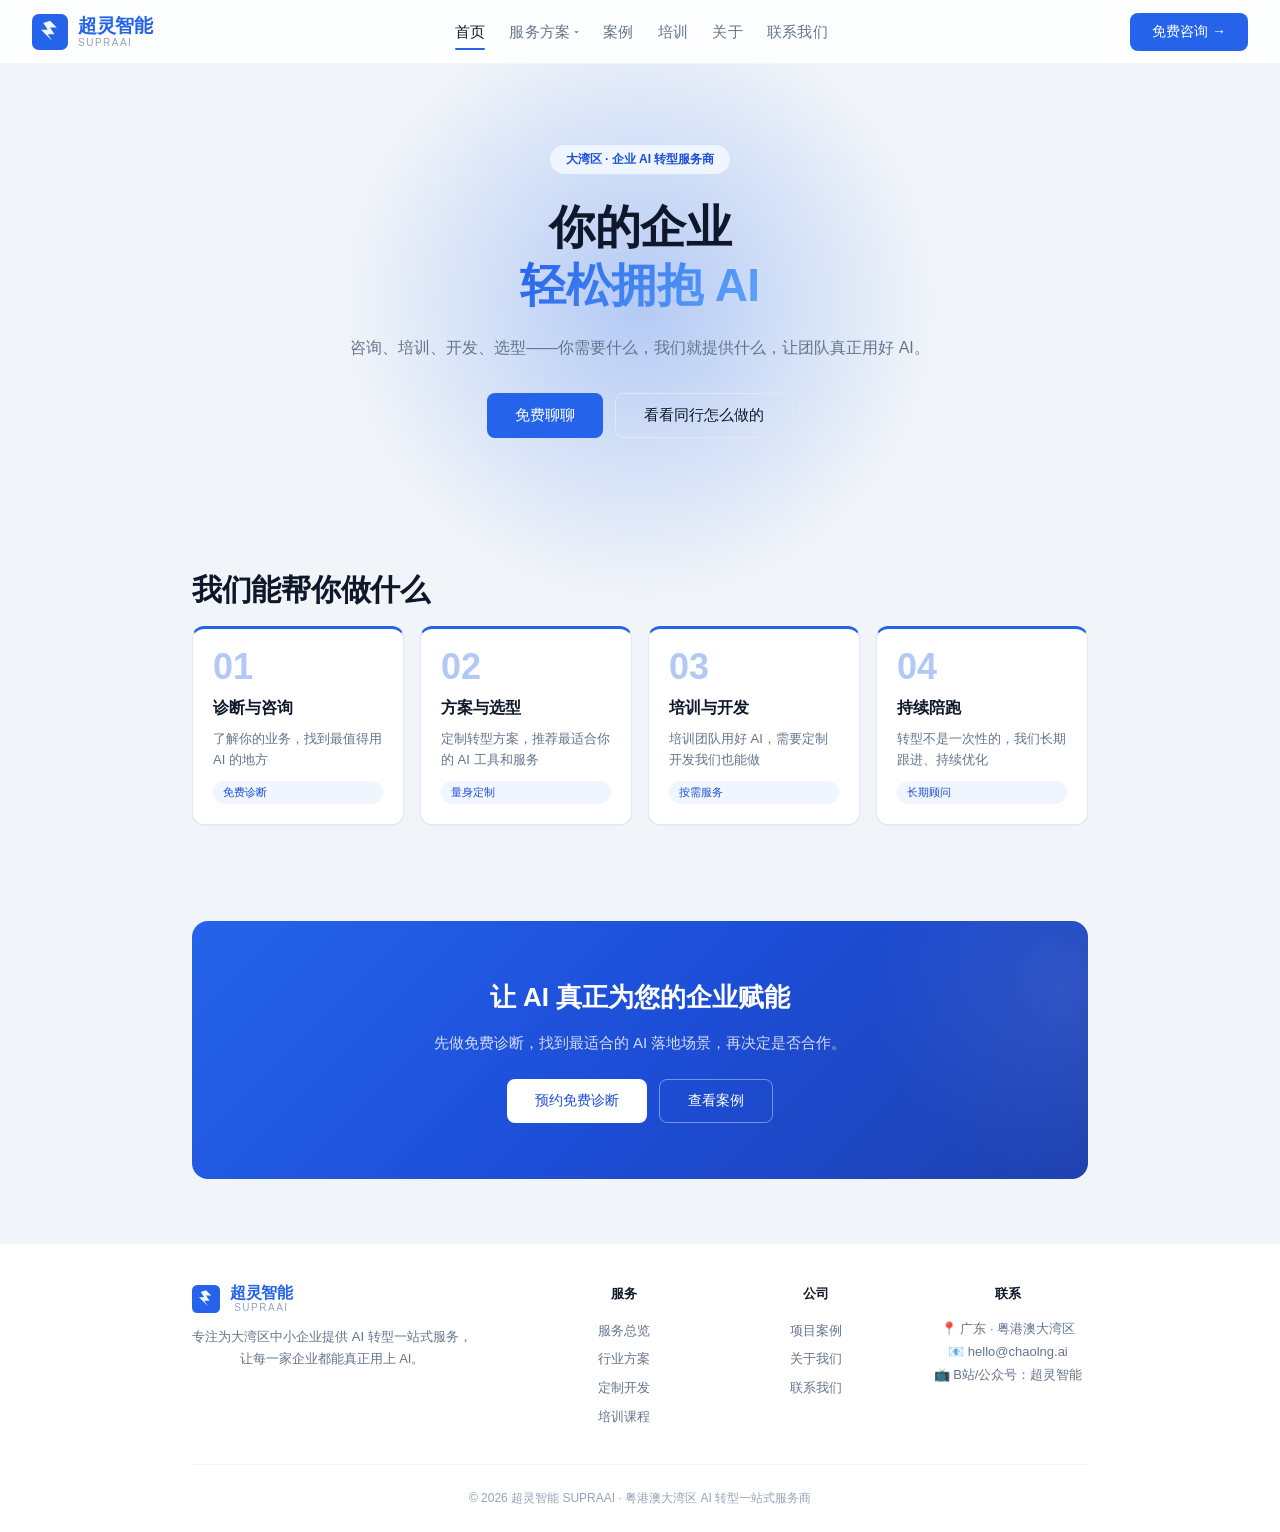
<file: index.html>
<!DOCTYPE html>
<html lang="zh-CN">
<head>
  <meta charset="UTF-8" />
  <meta name="viewport" content="width=device-width, initial-scale=1.0" />
  <meta http-equiv="X-UA-Compatible" content="IE=edge" />
  <title>超灵智能 SUPRAAI | 大湾区中小企业 AI 转型一站式服务商</title>
  <meta name="description" content="超灵智能专注为大湾区中小企业提供 AI 赋能服务：咨询、培训、定制开发，帮企业用 AI 实现开源节流。" />
  <meta name="keywords" content="AI咨询,AI培训,企业AI转型,RAG知识库,智能客服,MCP开发,Skill开发,AI Skill,CLI工具,大湾区,深圳,广州,东莞,佛山,超灵智能,SUPRAAI" />
  <meta name="author" content="超灵智能 SUPRAAI" />
  <meta name="robots" content="index, follow" />
  <meta property="og:type" content="website" />
  <meta property="og:title" content="超灵智能 SUPRAAI | 大湾区中小企业 AI 转型一站式服务商" />
  <meta property="og:description" content="帮大湾区中小企业用 AI 实现开源节流。" />
  <meta property="og:url" content="https://chaolng.ai" />
  <meta property="og:site_name" content="超灵智能 SUPRAAI" />
  <meta property="og:locale" content="zh_CN" />
  <link rel="icon" type="image/svg+xml" href="images/favicon.svg" />
  <link rel="stylesheet" href="css/variables.css" />
  <link rel="stylesheet" href="css/style.css" />
  <link rel="stylesheet" href="css/pages.css" />
  <link rel="canonical" href="https://chaolng.ai" />
</head>
<body>

  <!-- Nav -->
  <div id="shared-nav"></div>

  <main class="main-content">

    <!-- Hero -->
    <header class="hero">
      <div class="badge">大湾区 · 企业 AI 转型服务商</div>
      <h1>你的企业<br/><em>轻松拥抱 AI</em></h1>
      <p>咨询、培训、开发、选型——你需要什么，我们就提供什么，让团队真正用好 AI。</p>
      <div class="hero-btns">
        <button class="btn-primary" onclick="location.href='pages/contact.html'">免费聊聊</button>
        <button class="btn-secondary" onclick="location.href='pages/cases.html'">看看同行怎么做的</button>
      </div>
    </header>

    <!-- 合作流程 -->
    <section class="section-anchor fade-in" id="sec-services">
      <h2 class="section-title">我们能帮你做什么</h2>
      <div class="service-flow">
        <div class="service-flow-step">
          <div class="flow-num">01</div>
          <h3>诊断与咨询</h3>
          <p>了解你的业务，找到最值得用 AI 的地方</p>
          <span class="flow-tag">免费诊断</span>
        </div>
        <div class="service-flow-step">
          <div class="flow-num">02</div>
          <h3>方案与选型</h3>
          <p>定制转型方案，推荐最适合你的 AI 工具和服务</p>
          <span class="flow-tag">量身定制</span>
        </div>
        <div class="service-flow-step">
          <div class="flow-num">03</div>
          <h3>培训与开发</h3>
          <p>培训团队用好 AI，需要定制开发我们也能做</p>
          <span class="flow-tag">按需服务</span>
        </div>
        <div class="service-flow-step">
          <div class="flow-num">04</div>
          <h3>持续陪跑</h3>
          <p>转型不是一次性的，我们长期跟进、持续优化</p>
          <span class="flow-tag">长期顾问</span>
        </div>
      </div>
    </section>

    <!-- CTA -->
    <div id="shared-cta"></div>

  </main>

  <!-- Footer -->
  <div id="shared-footer"></div>

  <script src="js/main.js"></script>
  <script src="js/components.js"></script>
</body>
</html>
</file>
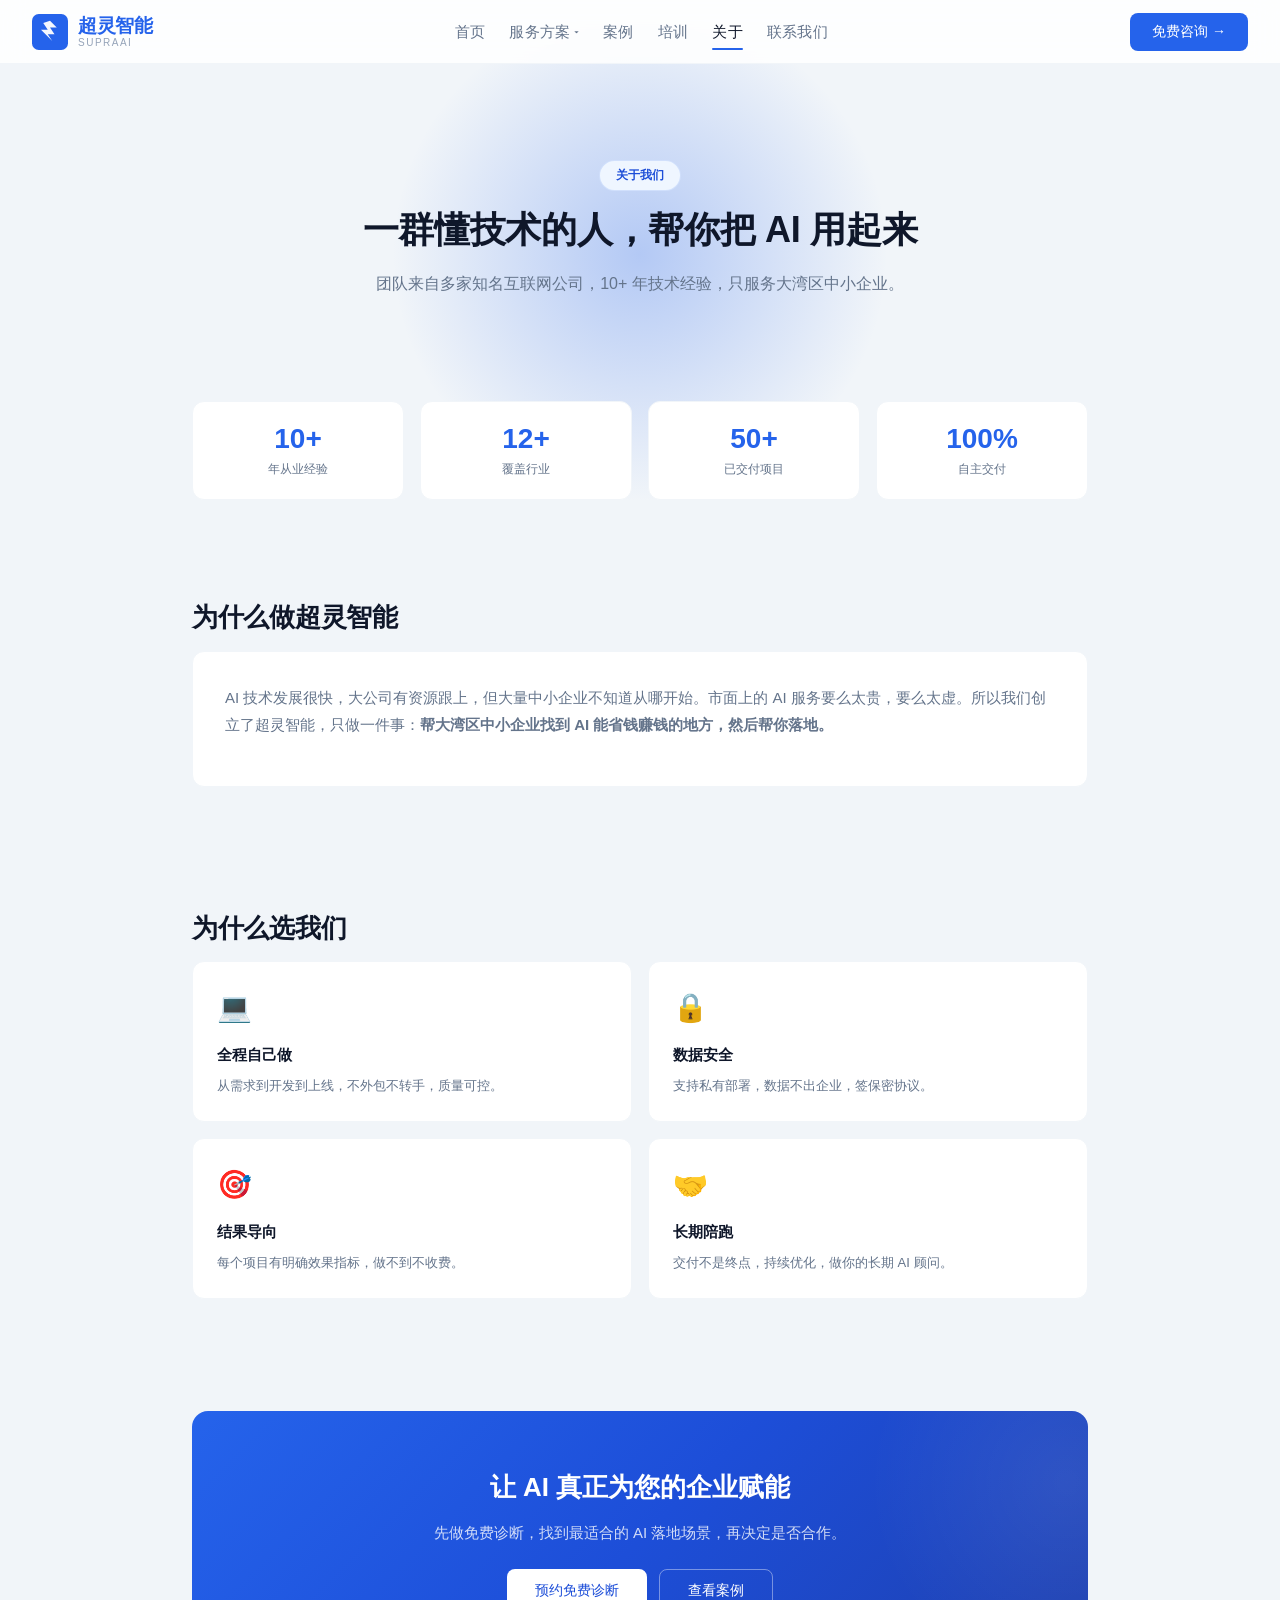
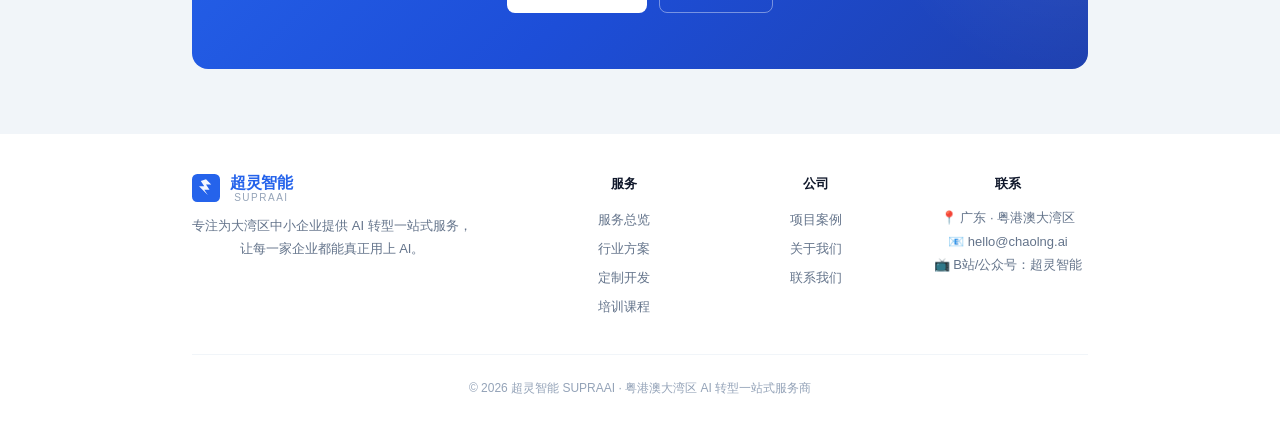
<file: pages/about.html>
<!DOCTYPE html>
<html lang="zh-CN">
<head>
  <meta charset="UTF-8" />
  <meta name="viewport" content="width=device-width, initial-scale=1.0" />
  <title>关于我们 | 超灵智能 SUPRAAI</title>
  <meta name="description" content="超灵智能核心团队来自多家知名互联网企业，10+ 年技术经验，专注大湾区中小企业 AI 转型。" />
  <meta name="keywords" content="超灵智能,SUPRAAI,关于我们,AI团队,大湾区AI" />
  <link rel="icon" type="image/svg+xml" href="../images/favicon.svg" />
  <link rel="stylesheet" href="../css/variables.css" />
  <link rel="stylesheet" href="../css/style.css" />
  <link rel="stylesheet" href="../css/pages.css" />
</head>
<body>

  <div id="shared-nav"></div>

  <main class="main-content">

    <div class="page-hero">
      <div class="badge">关于我们</div>
      <h1>一群懂技术的人，帮你把 AI 用起来</h1>
      <p>团队来自多家知名互联网公司，10+ 年技术经验，只服务大湾区中小企业。</p>
    </div>

    <!-- 数据亮点 -->
    <section class="page-section fade-in">
      <div class="about-stats">
        <div class="about-stat-item">
          <div class="about-stat-num">10+</div>
          <div class="about-stat-label">年从业经验</div>
        </div>
        <div class="about-stat-item">
          <div class="about-stat-num">12+</div>
          <div class="about-stat-label">覆盖行业</div>
        </div>
        <div class="about-stat-item">
          <div class="about-stat-num">50+</div>
          <div class="about-stat-label">已交付项目</div>
        </div>
        <div class="about-stat-item">
          <div class="about-stat-num">100%</div>
          <div class="about-stat-label">自主交付</div>
        </div>
      </div>
    </section>

    <hr class="divider" />

    <!-- 为什么做这件事 -->
    <section class="page-section fade-in">
      <h2 class="section-title">为什么做超灵智能</h2>
      <div class="detail-card">
        <p style="font-size:15px;line-height:1.8;">
          AI 技术发展很快，大公司有资源跟上，但大量中小企业不知道从哪开始。市面上的 AI 服务要么太贵，要么太虚。所以我们创立了超灵智能，只做一件事：<strong>帮大湾区中小企业找到 AI 能省钱赚钱的地方，然后帮你落地。</strong>
        </p>
      </div>
    </section>

    <hr class="divider" />

    <!-- 为什么选我们 -->
    <section class="page-section fade-in">
      <h2 class="section-title">为什么选我们</h2>
      <div class="feature-grid" style="grid-template-columns:repeat(2,1fr);">
        <div class="feature-item">
          <div class="icon">💻</div>
          <h4>全程自己做</h4>
          <p>从需求到开发到上线，不外包不转手，质量可控。</p>
        </div>
        <div class="feature-item">
          <div class="icon">🔒</div>
          <h4>数据安全</h4>
          <p>支持私有部署，数据不出企业，签保密协议。</p>
        </div>
        <div class="feature-item">
          <div class="icon">🎯</div>
          <h4>结果导向</h4>
          <p>每个项目有明确效果指标，做不到不收费。</p>
        </div>
        <div class="feature-item">
          <div class="icon">🤝</div>
          <h4>长期陪跑</h4>
          <p>交付不是终点，持续优化，做你的长期 AI 顾问。</p>
        </div>
      </div>
    </section>

    <div id="shared-cta"></div>
  </main>

  <div id="shared-footer"></div>

  <script src="../js/main.js"></script>
  <script src="../js/components.js"></script>
</body>
</html>
</file>
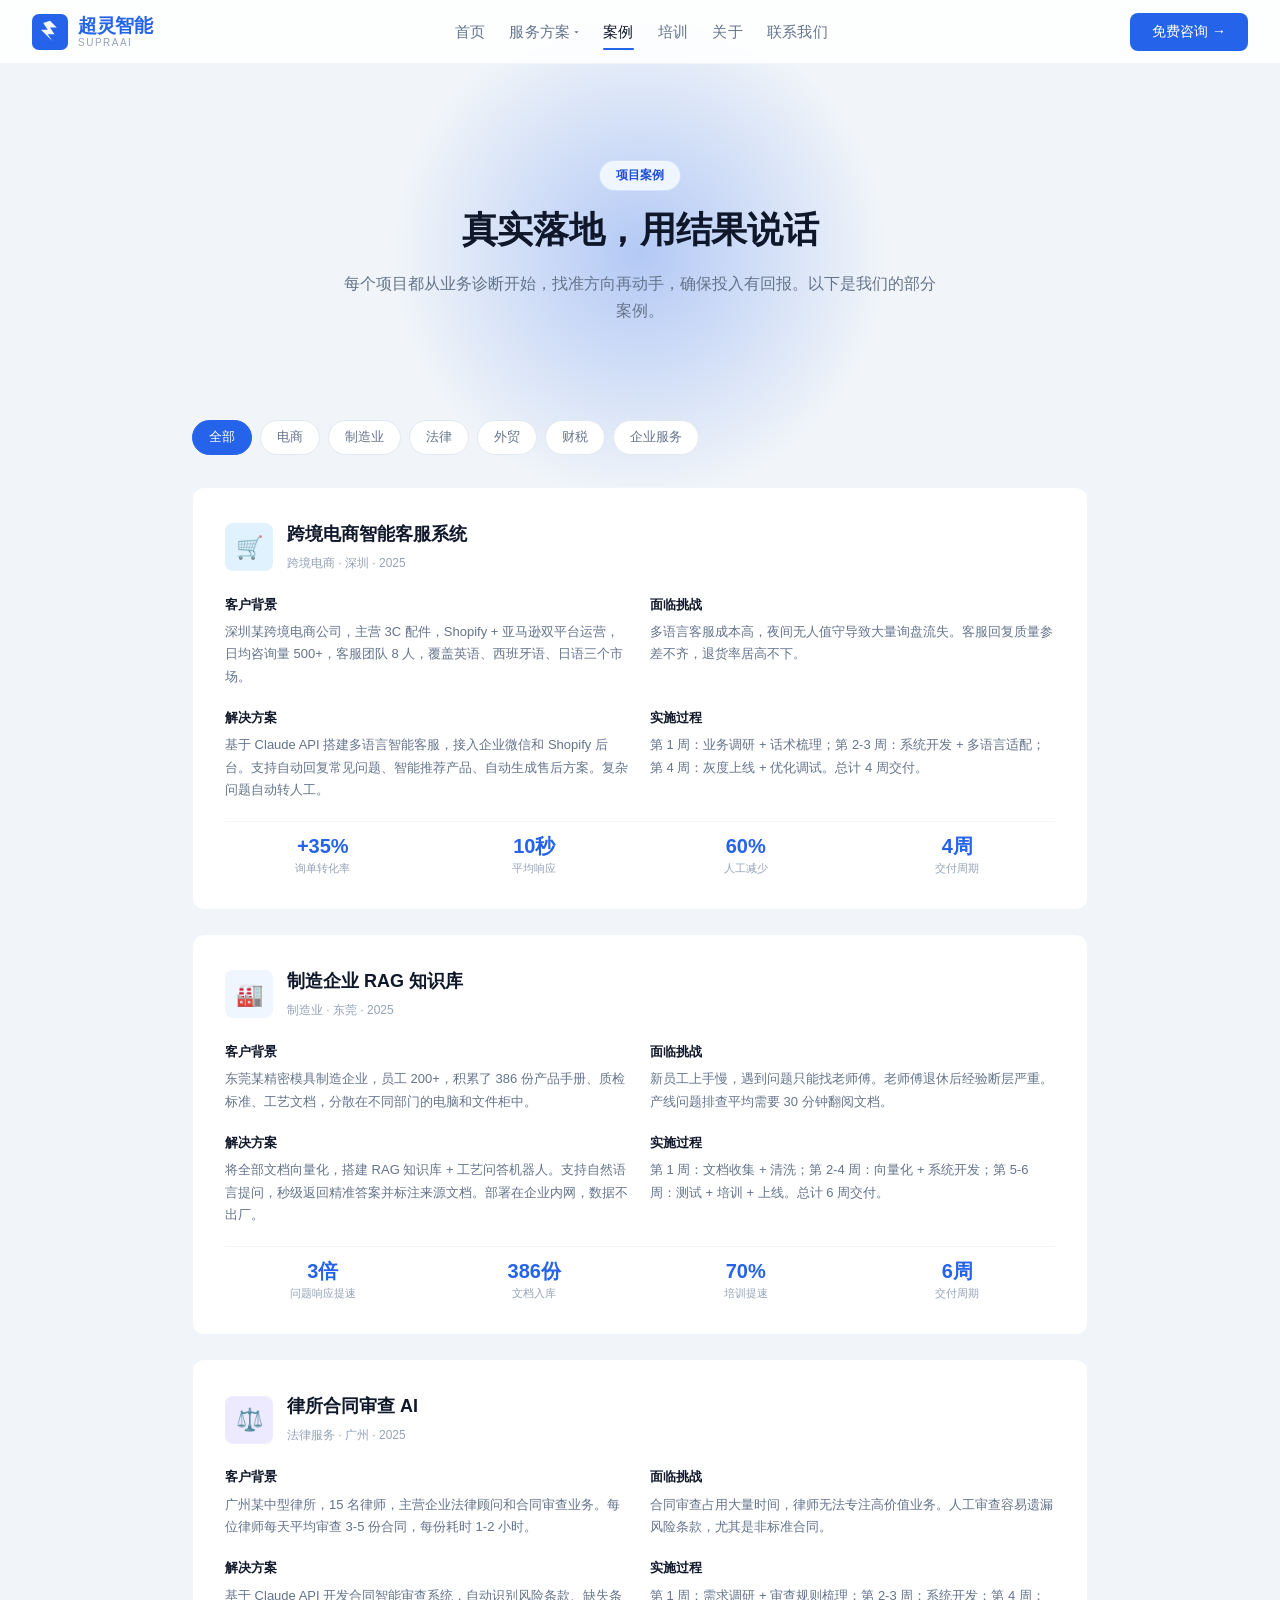
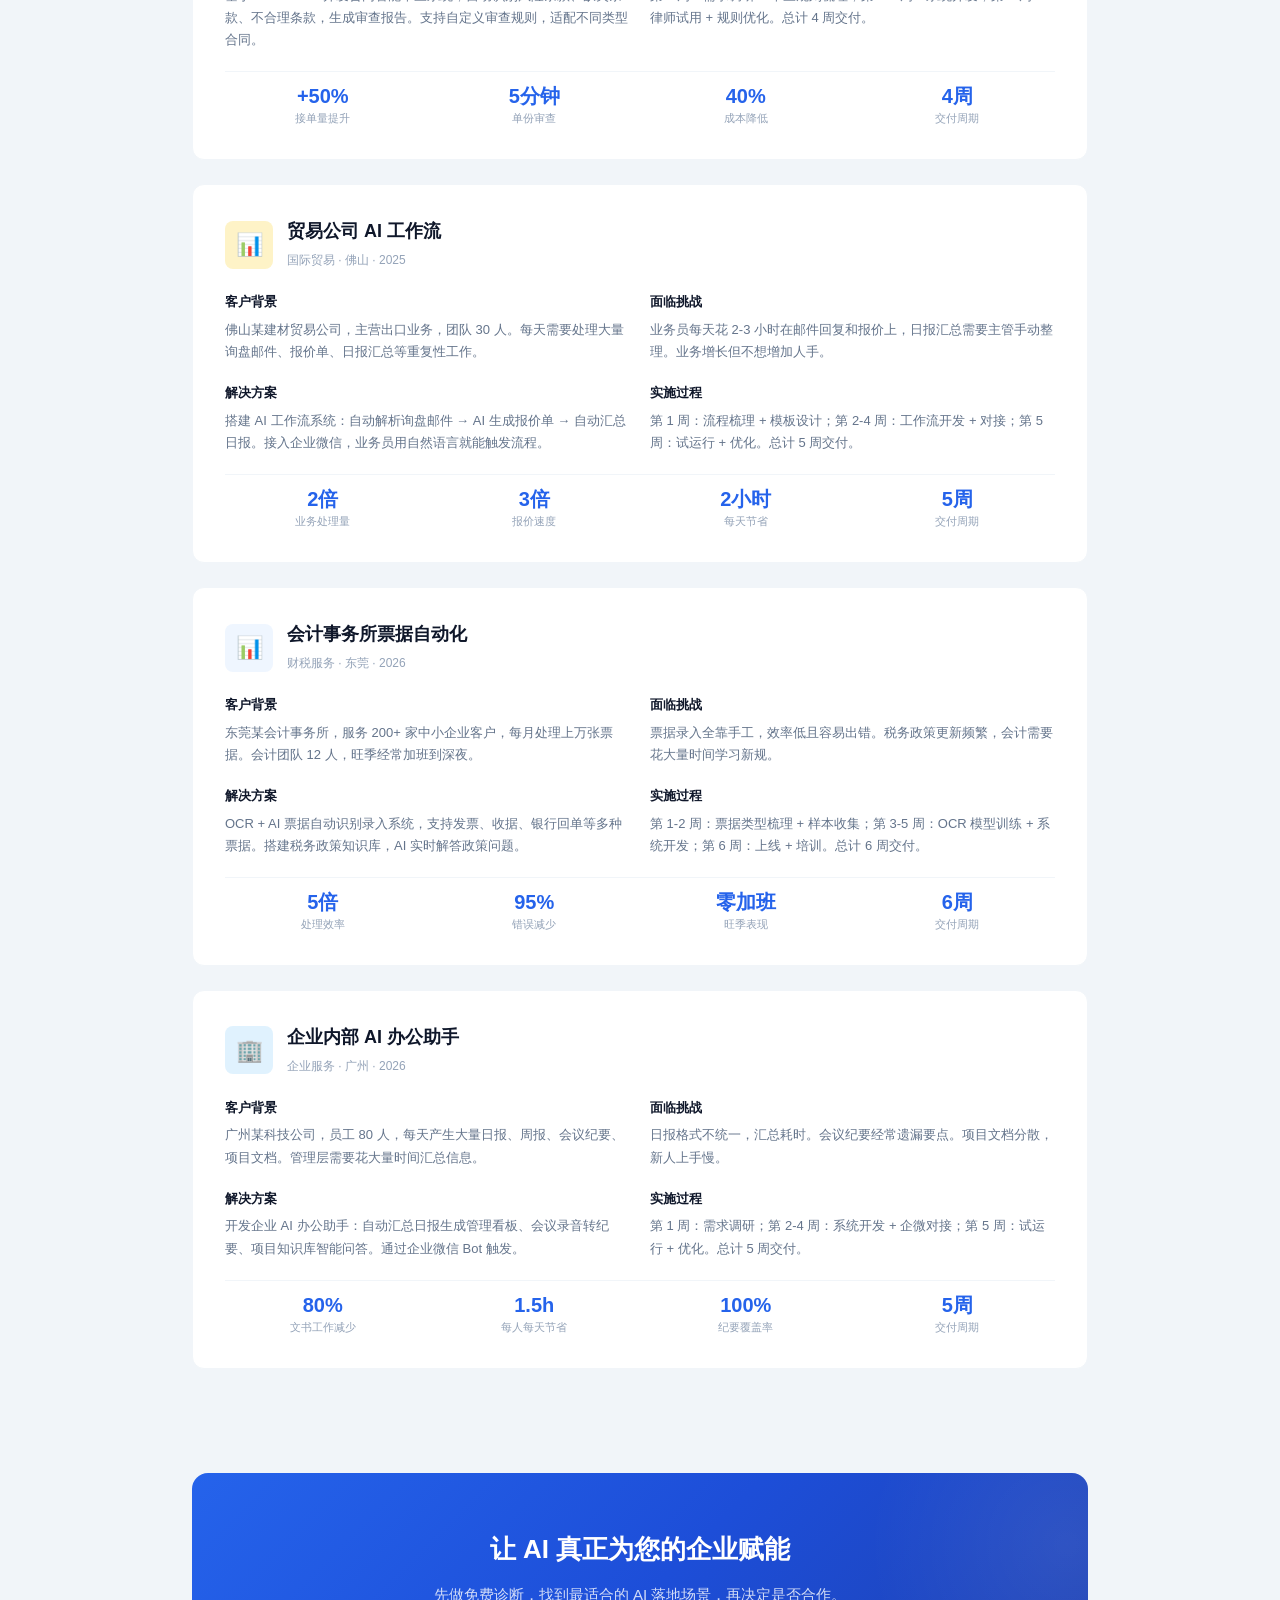
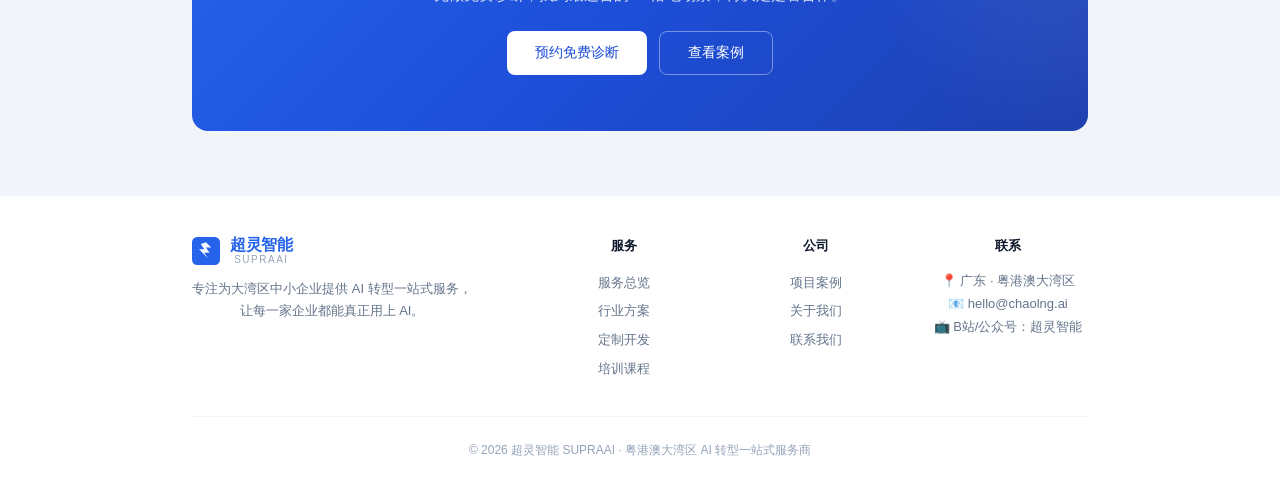
<file: pages/cases.html>
<!DOCTYPE html>
<html lang="zh-CN">
<head>
  <meta charset="UTF-8" />
  <meta name="viewport" content="width=device-width, initial-scale=1.0" />
  <title>项目案例 | 超灵智能 SUPRAAI</title>
  <meta name="description" content="超灵智能真实 AI 落地案例：跨境电商智能客服、制造业知识库、律所合同审查、贸易公司工作流自动化。" />
  <meta name="keywords" content="AI案例,智能客服案例,RAG知识库案例,AI转型案例,超灵智能" />
  <link rel="icon" type="image/svg+xml" href="../images/favicon.svg" />
  <link rel="stylesheet" href="../css/variables.css" />
  <link rel="stylesheet" href="../css/style.css" />
  <link rel="stylesheet" href="../css/pages.css" />
</head>
<body>

  <div id="shared-nav"></div>

  <main class="main-content">

    <div class="page-hero">
      <div class="badge">项目案例</div>
      <h1>真实落地，用结果说话</h1>
      <p>每个项目都从业务诊断开始，找准方向再动手，确保投入有回报。以下是我们的部分案例。</p>
    </div>

    <section class="page-section fade-in">

      <!-- 筛选标签 -->
      <div class="filter-tags">
        <span class="filter-tag active" onclick="filterCases('all', this)">全部</span>
        <span class="filter-tag" onclick="filterCases('ecommerce', this)">电商</span>
        <span class="filter-tag" onclick="filterCases('manufacturing', this)">制造业</span>
        <span class="filter-tag" onclick="filterCases('legal', this)">法律</span>
        <span class="filter-tag" onclick="filterCases('trade', this)">外贸</span>
        <span class="filter-tag" onclick="filterCases('finance', this)">财税</span>
        <span class="filter-tag" onclick="filterCases('service', this)">企业服务</span>
      </div>

      <!-- 案例1：跨境电商 -->
      <div class="case-detail" data-category="ecommerce">
        <div class="case-detail-header">
          <div class="case-icon" style="background:var(--color-blue-bg);">🛒</div>
          <div>
            <h3>跨境电商智能客服系统</h3>
            <span class="case-industry">跨境电商 · 深圳 · 2025</span>
          </div>
        </div>
        <div class="case-detail-body">
          <div>
            <h4>客户背景</h4>
            <p>深圳某跨境电商公司，主营 3C 配件，Shopify + 亚马逊双平台运营，日均咨询量 500+，客服团队 8 人，覆盖英语、西班牙语、日语三个市场。</p>
          </div>
          <div>
            <h4>面临挑战</h4>
            <p>多语言客服成本高，夜间无人值守导致大量询盘流失。客服回复质量参差不齐，退货率居高不下。</p>
          </div>
          <div>
            <h4>解决方案</h4>
            <p>基于 Claude API 搭建多语言智能客服，接入企业微信和 Shopify 后台。支持自动回复常见问题、智能推荐产品、自动生成售后方案。复杂问题自动转人工。</p>
          </div>
          <div>
            <h4>实施过程</h4>
            <p>第 1 周：业务调研 + 话术梳理；第 2-3 周：系统开发 + 多语言适配；第 4 周：灰度上线 + 优化调试。总计 4 周交付。</p>
          </div>
        </div>
        <div class="case-metrics" style="margin-top:1.25rem;">
          <div class="case-metric"><div class="metric-value">+35%</div><div class="metric-label">询单转化率</div></div>
          <div class="case-metric"><div class="metric-value">10秒</div><div class="metric-label">平均响应</div></div>
          <div class="case-metric"><div class="metric-value">60%</div><div class="metric-label">人工减少</div></div>
          <div class="case-metric"><div class="metric-value">4周</div><div class="metric-label">交付周期</div></div>
        </div>
      </div>

      <!-- 案例2：制造业 -->
      <div class="case-detail" data-category="manufacturing">
        <div class="case-detail-header">
          <div class="case-icon" style="background:var(--color-teal-bg);">🏭</div>
          <div>
            <h3>制造企业 RAG 知识库</h3>
            <span class="case-industry">制造业 · 东莞 · 2025</span>
          </div>
        </div>
        <div class="case-detail-body">
          <div>
            <h4>客户背景</h4>
            <p>东莞某精密模具制造企业，员工 200+，积累了 386 份产品手册、质检标准、工艺文档，分散在不同部门的电脑和文件柜中。</p>
          </div>
          <div>
            <h4>面临挑战</h4>
            <p>新员工上手慢，遇到问题只能找老师傅。老师傅退休后经验断层严重。产线问题排查平均需要 30 分钟翻阅文档。</p>
          </div>
          <div>
            <h4>解决方案</h4>
            <p>将全部文档向量化，搭建 RAG 知识库 + 工艺问答机器人。支持自然语言提问，秒级返回精准答案并标注来源文档。部署在企业内网，数据不出厂。</p>
          </div>
          <div>
            <h4>实施过程</h4>
            <p>第 1 周：文档收集 + 清洗；第 2-4 周：向量化 + 系统开发；第 5-6 周：测试 + 培训 + 上线。总计 6 周交付。</p>
          </div>
        </div>
        <div class="case-metrics" style="margin-top:1.25rem;">
          <div class="case-metric"><div class="metric-value">3倍</div><div class="metric-label">问题响应提速</div></div>
          <div class="case-metric"><div class="metric-value">386份</div><div class="metric-label">文档入库</div></div>
          <div class="case-metric"><div class="metric-value">70%</div><div class="metric-label">培训提速</div></div>
          <div class="case-metric"><div class="metric-value">6周</div><div class="metric-label">交付周期</div></div>
        </div>
      </div>

      <!-- 案例3：律所 -->
      <div class="case-detail" data-category="legal">
        <div class="case-detail-header">
          <div class="case-icon" style="background:var(--color-purple-bg);">⚖️</div>
          <div>
            <h3>律所合同审查 AI</h3>
            <span class="case-industry">法律服务 · 广州 · 2025</span>
          </div>
        </div>
        <div class="case-detail-body">
          <div>
            <h4>客户背景</h4>
            <p>广州某中型律所，15 名律师，主营企业法律顾问和合同审查业务。每位律师每天平均审查 3-5 份合同，每份耗时 1-2 小时。</p>
          </div>
          <div>
            <h4>面临挑战</h4>
            <p>合同审查占用大量时间，律师无法专注高价值业务。人工审查容易遗漏风险条款，尤其是非标准合同。</p>
          </div>
          <div>
            <h4>解决方案</h4>
            <p>基于 Claude API 开发合同智能审查系统，自动识别风险条款、缺失条款、不合理条款，生成审查报告。支持自定义审查规则，适配不同类型合同。</p>
          </div>
          <div>
            <h4>实施过程</h4>
            <p>第 1 周：需求调研 + 审查规则梳理；第 2-3 周：系统开发；第 4 周：律师试用 + 规则优化。总计 4 周交付。</p>
          </div>
        </div>
        <div class="case-metrics" style="margin-top:1.25rem;">
          <div class="case-metric"><div class="metric-value">+50%</div><div class="metric-label">接单量提升</div></div>
          <div class="case-metric"><div class="metric-value">5分钟</div><div class="metric-label">单份审查</div></div>
          <div class="case-metric"><div class="metric-value">40%</div><div class="metric-label">成本降低</div></div>
          <div class="case-metric"><div class="metric-value">4周</div><div class="metric-label">交付周期</div></div>
        </div>
      </div>

      <!-- 案例4：贸易公司 -->
      <div class="case-detail" data-category="trade">
        <div class="case-detail-header">
          <div class="case-icon" style="background:var(--color-amber-bg);">📊</div>
          <div>
            <h3>贸易公司 AI 工作流</h3>
            <span class="case-industry">国际贸易 · 佛山 · 2025</span>
          </div>
        </div>
        <div class="case-detail-body">
          <div>
            <h4>客户背景</h4>
            <p>佛山某建材贸易公司，主营出口业务，团队 30 人。每天需要处理大量询盘邮件、报价单、日报汇总等重复性工作。</p>
          </div>
          <div>
            <h4>面临挑战</h4>
            <p>业务员每天花 2-3 小时在邮件回复和报价上，日报汇总需要主管手动整理。业务增长但不想增加人手。</p>
          </div>
          <div>
            <h4>解决方案</h4>
            <p>搭建 AI 工作流系统：自动解析询盘邮件 → AI 生成报价单 → 自动汇总日报。接入企业微信，业务员用自然语言就能触发流程。</p>
          </div>
          <div>
            <h4>实施过程</h4>
            <p>第 1 周：流程梳理 + 模板设计；第 2-4 周：工作流开发 + 对接；第 5 周：试运行 + 优化。总计 5 周交付。</p>
          </div>
        </div>
        <div class="case-metrics" style="margin-top:1.25rem;">
          <div class="case-metric"><div class="metric-value">2倍</div><div class="metric-label">业务处理量</div></div>
          <div class="case-metric"><div class="metric-value">3倍</div><div class="metric-label">报价速度</div></div>
          <div class="case-metric"><div class="metric-value">2小时</div><div class="metric-label">每天节省</div></div>
          <div class="case-metric"><div class="metric-value">5周</div><div class="metric-label">交付周期</div></div>
        </div>
      </div>

      <!-- 案例5：会计事务所 -->
      <div class="case-detail" data-category="finance">
        <div class="case-detail-header">
          <div class="case-icon" style="background:var(--color-teal-bg);">📊</div>
          <div>
            <h3>会计事务所票据自动化</h3>
            <span class="case-industry">财税服务 · 东莞 · 2026</span>
          </div>
        </div>
        <div class="case-detail-body">
          <div>
            <h4>客户背景</h4>
            <p>东莞某会计事务所，服务 200+ 家中小企业客户，每月处理上万张票据。会计团队 12 人，旺季经常加班到深夜。</p>
          </div>
          <div>
            <h4>面临挑战</h4>
            <p>票据录入全靠手工，效率低且容易出错。税务政策更新频繁，会计需要花大量时间学习新规。</p>
          </div>
          <div>
            <h4>解决方案</h4>
            <p>OCR + AI 票据自动识别录入系统，支持发票、收据、银行回单等多种票据。搭建税务政策知识库，AI 实时解答政策问题。</p>
          </div>
          <div>
            <h4>实施过程</h4>
            <p>第 1-2 周：票据类型梳理 + 样本收集；第 3-5 周：OCR 模型训练 + 系统开发；第 6 周：上线 + 培训。总计 6 周交付。</p>
          </div>
        </div>
        <div class="case-metrics" style="margin-top:1.25rem;">
          <div class="case-metric"><div class="metric-value">5倍</div><div class="metric-label">处理效率</div></div>
          <div class="case-metric"><div class="metric-value">95%</div><div class="metric-label">错误减少</div></div>
          <div class="case-metric"><div class="metric-value">零加班</div><div class="metric-label">旺季表现</div></div>
          <div class="case-metric"><div class="metric-value">6周</div><div class="metric-label">交付周期</div></div>
        </div>
      </div>

      <!-- 案例6：企业服务 -->
      <div class="case-detail" data-category="service">
        <div class="case-detail-header">
          <div class="case-icon" style="background:var(--color-blue-bg);">🏢</div>
          <div>
            <h3>企业内部 AI 办公助手</h3>
            <span class="case-industry">企业服务 · 广州 · 2026</span>
          </div>
        </div>
        <div class="case-detail-body">
          <div>
            <h4>客户背景</h4>
            <p>广州某科技公司，员工 80 人，每天产生大量日报、周报、会议纪要、项目文档。管理层需要花大量时间汇总信息。</p>
          </div>
          <div>
            <h4>面临挑战</h4>
            <p>日报格式不统一，汇总耗时。会议纪要经常遗漏要点。项目文档分散，新人上手慢。</p>
          </div>
          <div>
            <h4>解决方案</h4>
            <p>开发企业 AI 办公助手：自动汇总日报生成管理看板、会议录音转纪要、项目知识库智能问答。通过企业微信 Bot 触发。</p>
          </div>
          <div>
            <h4>实施过程</h4>
            <p>第 1 周：需求调研；第 2-4 周：系统开发 + 企微对接；第 5 周：试运行 + 优化。总计 5 周交付。</p>
          </div>
        </div>
        <div class="case-metrics" style="margin-top:1.25rem;">
          <div class="case-metric"><div class="metric-value">80%</div><div class="metric-label">文书工作减少</div></div>
          <div class="case-metric"><div class="metric-value">1.5h</div><div class="metric-label">每人每天节省</div></div>
          <div class="case-metric"><div class="metric-value">100%</div><div class="metric-label">纪要覆盖率</div></div>
          <div class="case-metric"><div class="metric-value">5周</div><div class="metric-label">交付周期</div></div>
        </div>
      </div>

    </section>

    <div id="shared-cta"></div>
  </main>

  <div id="shared-footer"></div>

  <script src="../js/main.js"></script>
  <script src="../js/components.js"></script>
  <script>
    function filterCases(category, el) {
      document.querySelectorAll('.filter-tag').forEach(t => t.classList.remove('active'));
      el.classList.add('active');
      document.querySelectorAll('.case-detail').forEach(card => {
        if (category === 'all' || card.dataset.category === category) {
          card.style.display = '';
        } else {
          card.style.display = 'none';
        }
      });
    }
  </script>
</body>
</html>
</file>
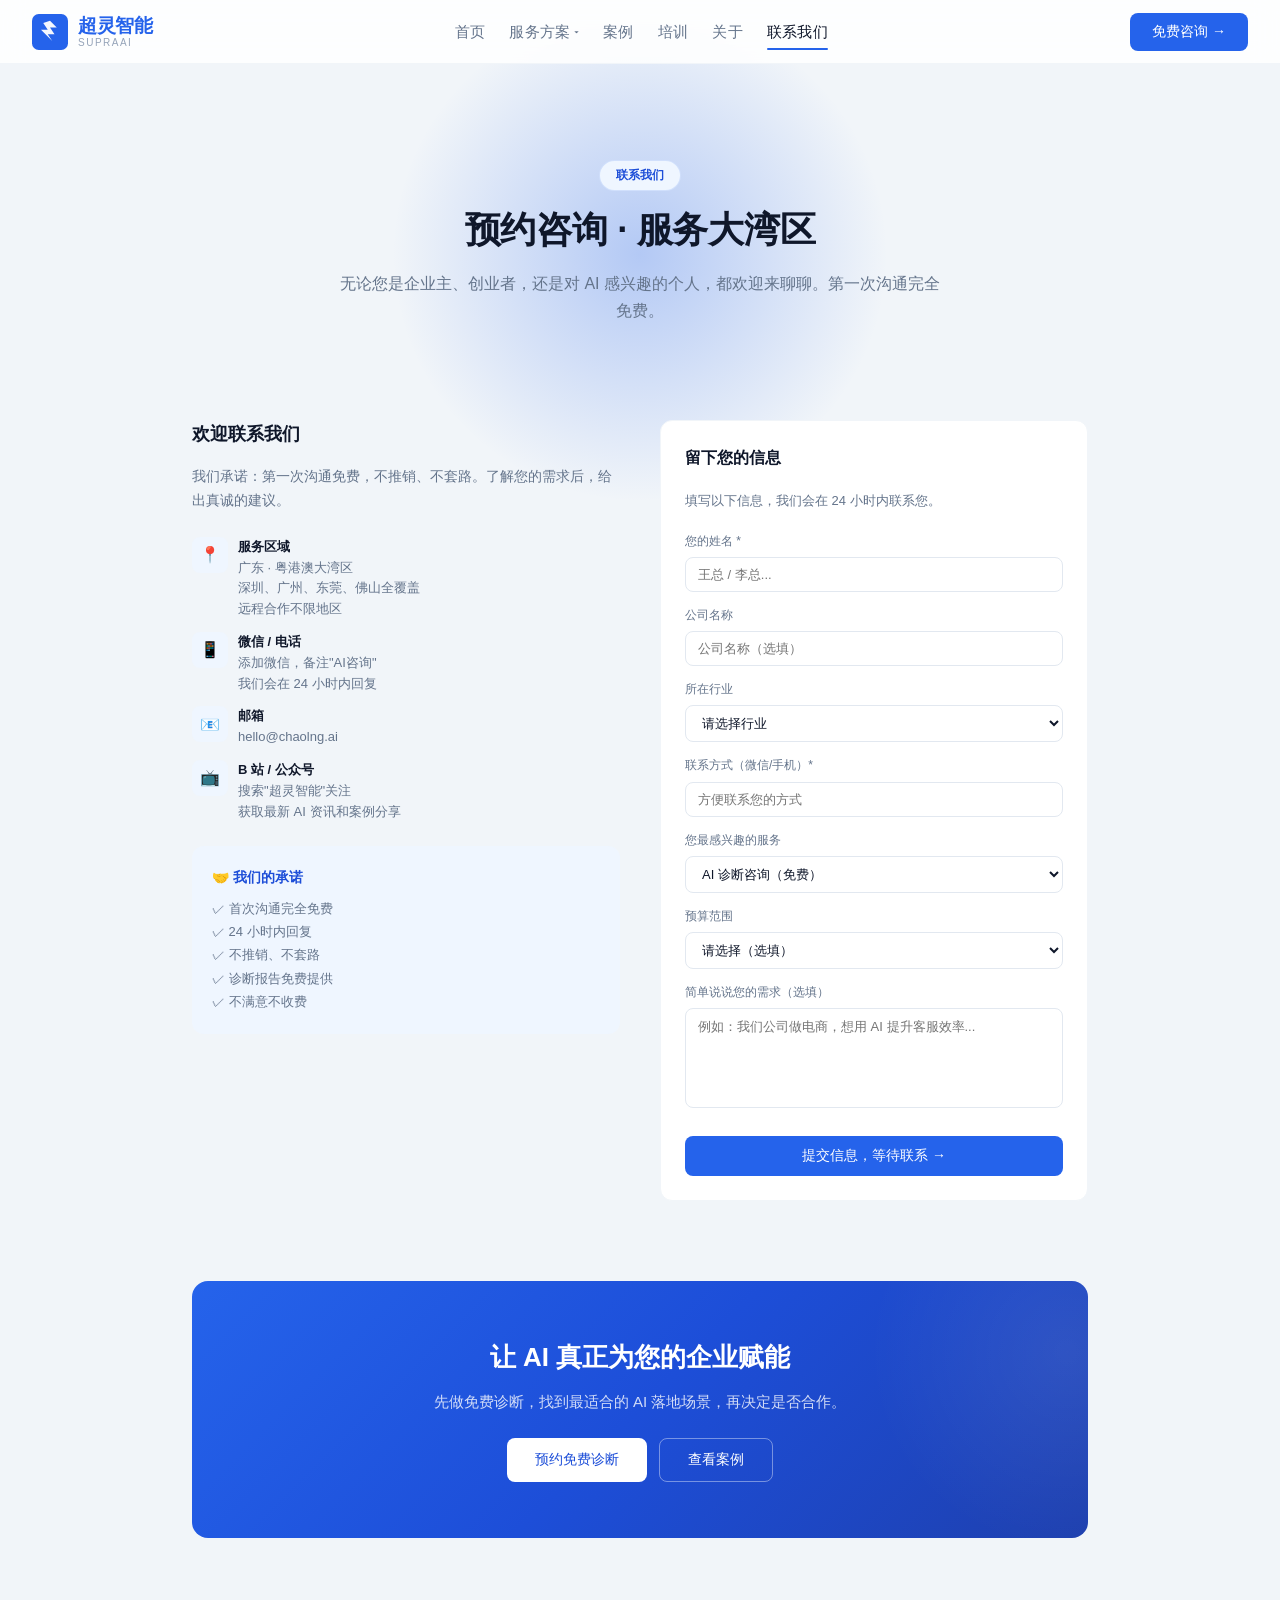
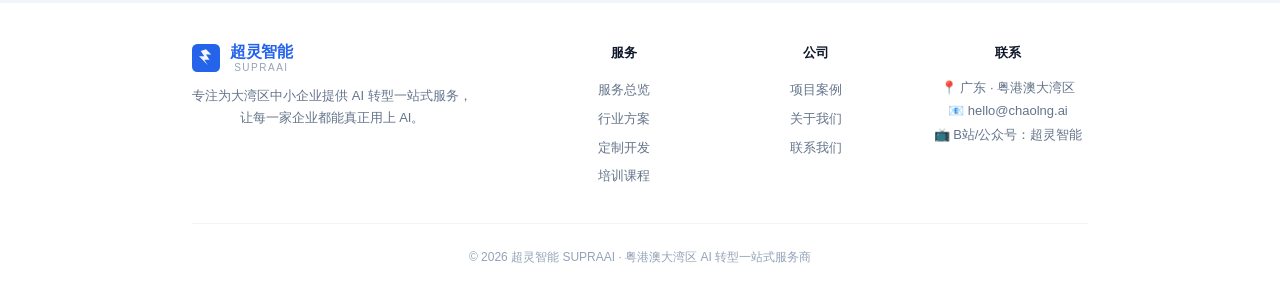
<file: pages/contact.html>
<!DOCTYPE html>
<html lang="zh-CN">
<head>
  <meta charset="UTF-8" />
  <meta name="viewport" content="width=device-width, initial-scale=1.0" />
  <title>联系我们 | 超灵智能 SUPRAAI</title>
  <meta name="description" content="联系超灵智能，预约免费 AI 诊断咨询。服务覆盖深圳、广州、东莞、佛山等大湾区城市。" />
  <meta name="keywords" content="联系超灵智能,AI咨询预约,大湾区AI服务,超灵智能" />
  <link rel="icon" type="image/svg+xml" href="../images/favicon.svg" />
  <link rel="stylesheet" href="../css/variables.css" />
  <link rel="stylesheet" href="../css/style.css" />
  <link rel="stylesheet" href="../css/pages.css" />
</head>
<body>

  <div id="shared-nav"></div>

  <main class="main-content">

    <div class="page-hero">
      <div class="badge">联系我们</div>
      <h1>预约咨询 · 服务大湾区</h1>
      <p>无论您是企业主、创业者，还是对 AI 感兴趣的个人，都欢迎来聊聊。第一次沟通完全免费。</p>
    </div>

    <section class="page-section fade-in">
      <div class="contact-grid">
        <div class="contact-info">
          <h3>欢迎联系我们</h3>
          <p>我们承诺：第一次沟通免费，不推销、不套路。了解您的需求后，给出真诚的建议。</p>

          <div class="contact-item">
            <div class="ci-icon">📍</div>
            <div class="ci-text">
              <strong>服务区域</strong><br/>
              广东 · 粤港澳大湾区<br/>
              深圳、广州、东莞、佛山全覆盖<br/>
              远程合作不限地区
            </div>
          </div>

          <div class="contact-item">
            <div class="ci-icon">📱</div>
            <div class="ci-text">
              <strong>微信 / 电话</strong><br/>
              添加微信，备注"AI咨询"<br/>
              我们会在 24 小时内回复
            </div>
          </div>

          <div class="contact-item">
            <div class="ci-icon">📧</div>
            <div class="ci-text">
              <strong>邮箱</strong><br/>
              hello@chaolng.ai
            </div>
          </div>

          <div class="contact-item">
            <div class="ci-icon">📺</div>
            <div class="ci-text">
              <strong>B 站 / 公众号</strong><br/>
              搜索"超灵智能"关注<br/>
              获取最新 AI 资讯和案例分享
            </div>
          </div>

          <!-- 服务承诺 -->
          <div style="margin-top:1.5rem;padding:1.25rem;background:var(--color-teal-bg);border-radius:var(--border-radius-lg);">
            <h4 style="font-size:14px;margin-bottom:8px;color:var(--brand-primary-dark);">🤝 我们的承诺</h4>
            <ul style="font-size:13px;color:var(--color-text-secondary);line-height:1.8;">
              <li>✓ 首次沟通完全免费</li>
              <li>✓ 24 小时内回复</li>
              <li>✓ 不推销、不套路</li>
              <li>✓ 诊断报告免费提供</li>
              <li>✓ 不满意不收费</li>
            </ul>
          </div>
        </div>

        <form class="contact-form" id="contactForm">
          <h3>留下您的信息</h3>
          <p style="font-size:13px;color:var(--color-text-secondary);margin-bottom:1.25rem;">填写以下信息，我们会在 24 小时内联系您。</p>

          <div class="form-group">
            <label for="formName">您的姓名 *</label>
            <input type="text" id="formName" placeholder="王总 / 李总..." required />
          </div>

          <div class="form-group">
            <label for="formCompany">公司名称</label>
            <input type="text" id="formCompany" placeholder="公司名称（选填）" />
          </div>

          <div class="form-group">
            <label for="formIndustry">所在行业</label>
            <select id="formIndustry">
              <option value="">请选择行业</option>
              <option value="电商/跨境">电商 / 跨境</option>
              <option value="制造业">制造业</option>
              <option value="企业服务">企业服务</option>
              <option value="会计/财税">会计 / 财税</option>
              <option value="医疗健康">医疗健康</option>
              <option value="法律服务">法律服务</option>
              <option value="教育培训">教育培训</option>
              <option value="外贸/物流">外贸 / 物流</option>
              <option value="房地产/物业">房地产 / 物业</option>
              <option value="餐饮/酒店">餐饮 / 酒店</option>
              <option value="美容/健康">美容 / 健康</option>
              <option value="金融/保险">金融 / 保险</option>
              <option value="其他">其他</option>
            </select>
          </div>

          <div class="form-group">
            <label for="formContact">联系方式（微信/手机）*</label>
            <input type="text" id="formContact" placeholder="方便联系您的方式" required />
          </div>

          <div class="form-group">
            <label for="formService">您最感兴趣的服务</label>
            <select id="formService">
              <option value="AI 诊断咨询">AI 诊断咨询（免费）</option>
              <option value="企业 AI 项目实施">企业 AI 项目实施</option>
              <option value="MCP/Skill 定制开发">MCP / Skill 定制开发</option>
              <option value="个人 AI 培训">个人 AI 培训</option>
              <option value="企业 AI 内训">企业 AI 内训</option>
              <option value="其他">其他</option>
            </select>
          </div>

          <div class="form-group">
            <label for="formBudget">预算范围</label>
            <select id="formBudget">
              <option value="">请选择（选填）</option>
              <option value="1万以下">1 万以下</option>
              <option value="1-3万">1-3 万</option>
              <option value="3-10万">3-10 万</option>
              <option value="10万以上">10 万以上</option>
              <option value="不确定">不确定，需要咨询</option>
            </select>
          </div>

          <div class="form-group">
            <label for="formMessage">简单说说您的需求（选填）</label>
            <textarea id="formMessage" placeholder="例如：我们公司做电商，想用 AI 提升客服效率..." style="height:100px;"></textarea>
          </div>

          <button type="submit" class="submit-btn">提交信息，等待联系 →</button>
        </form>
      </div>
    </section>

    <div id="shared-cta" style="display:none;"></div>
  </main>

  <div id="shared-footer"></div>

  <script src="../js/main.js"></script>
  <script src="../js/components.js"></script>
</body>
</html>
</file>
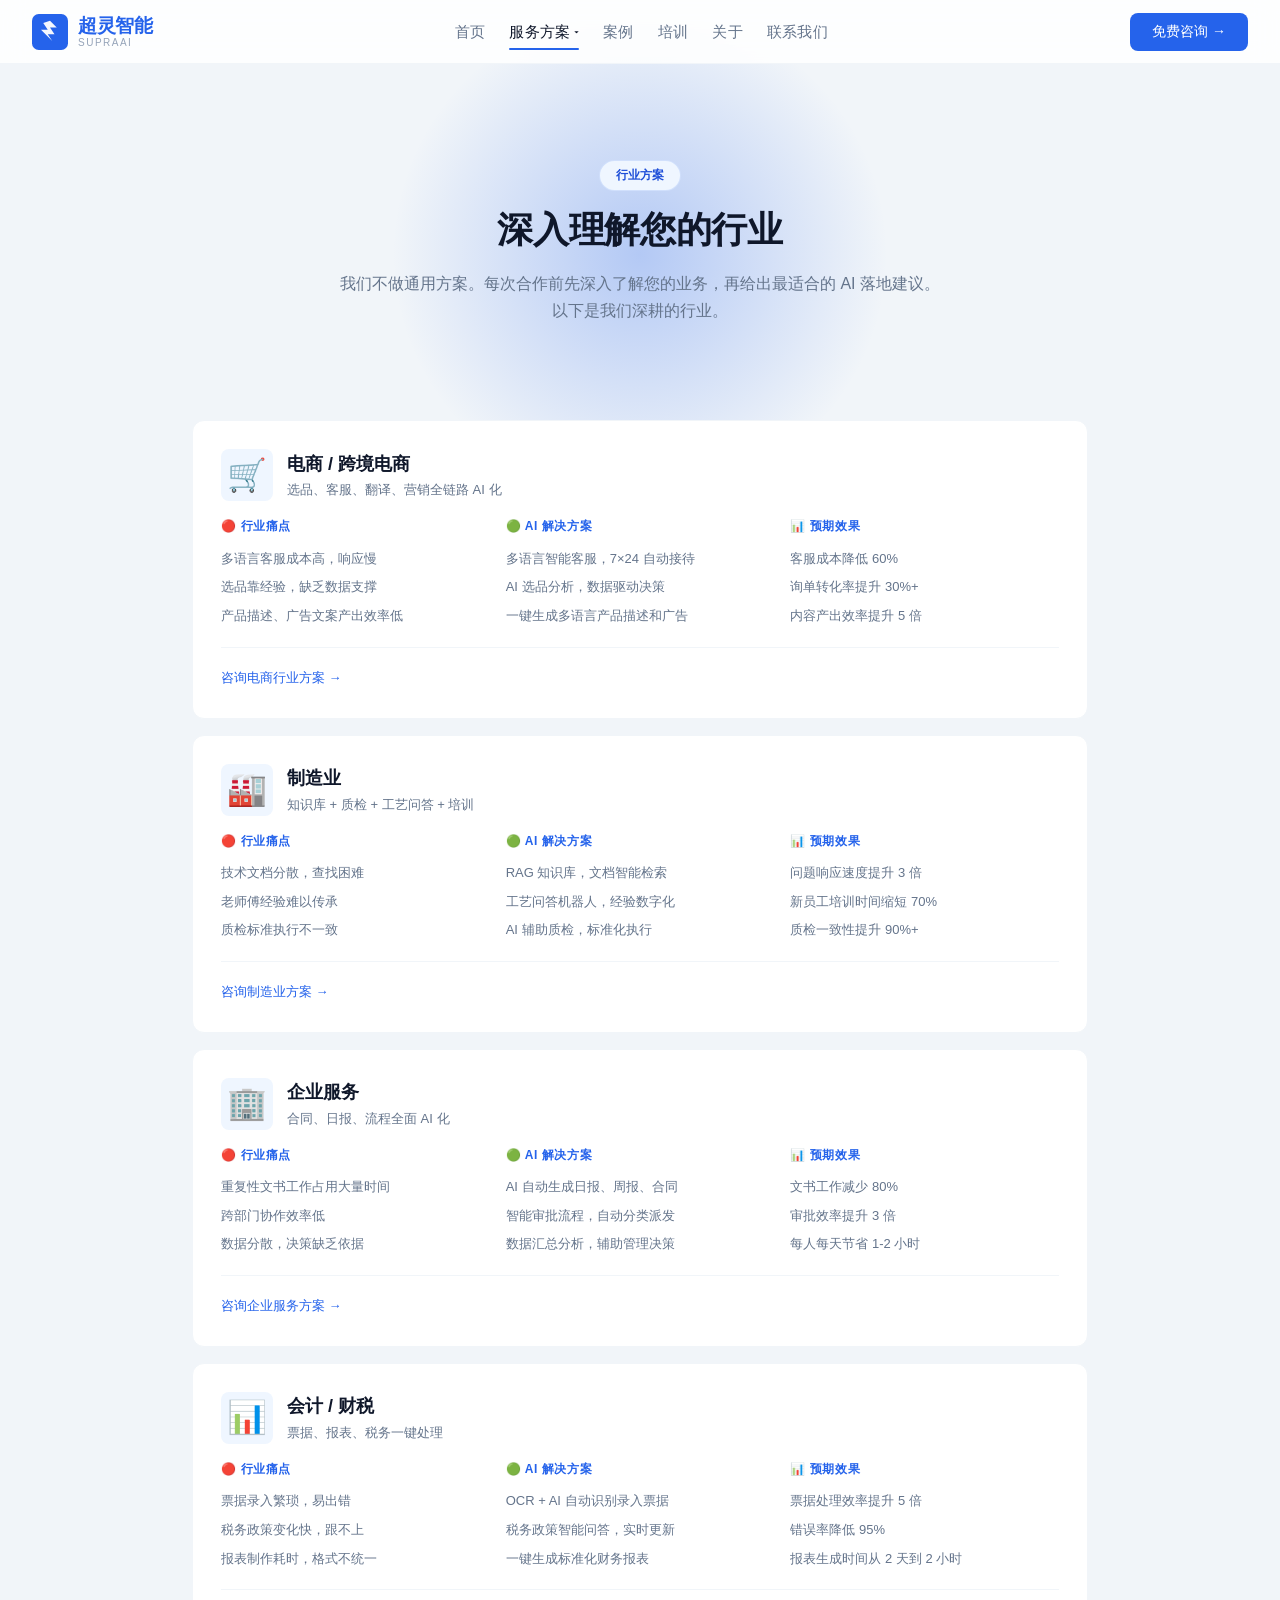
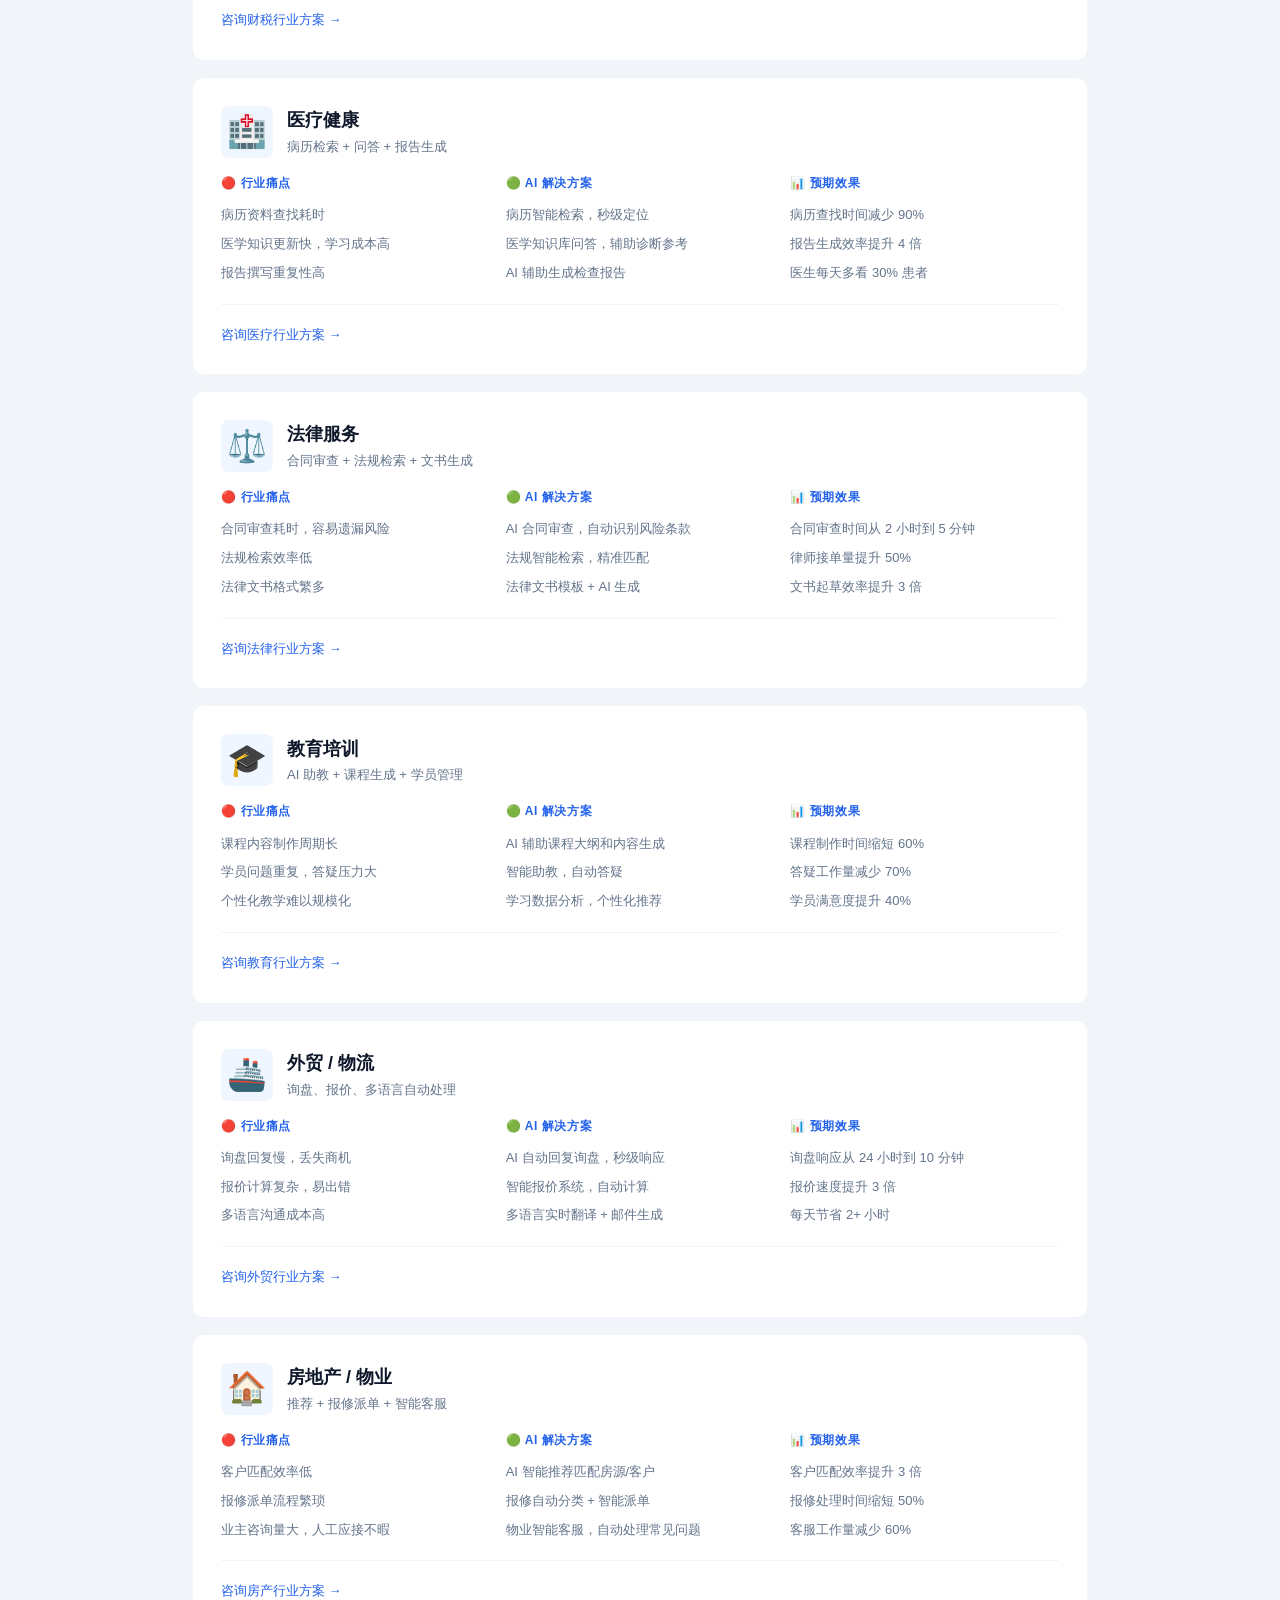
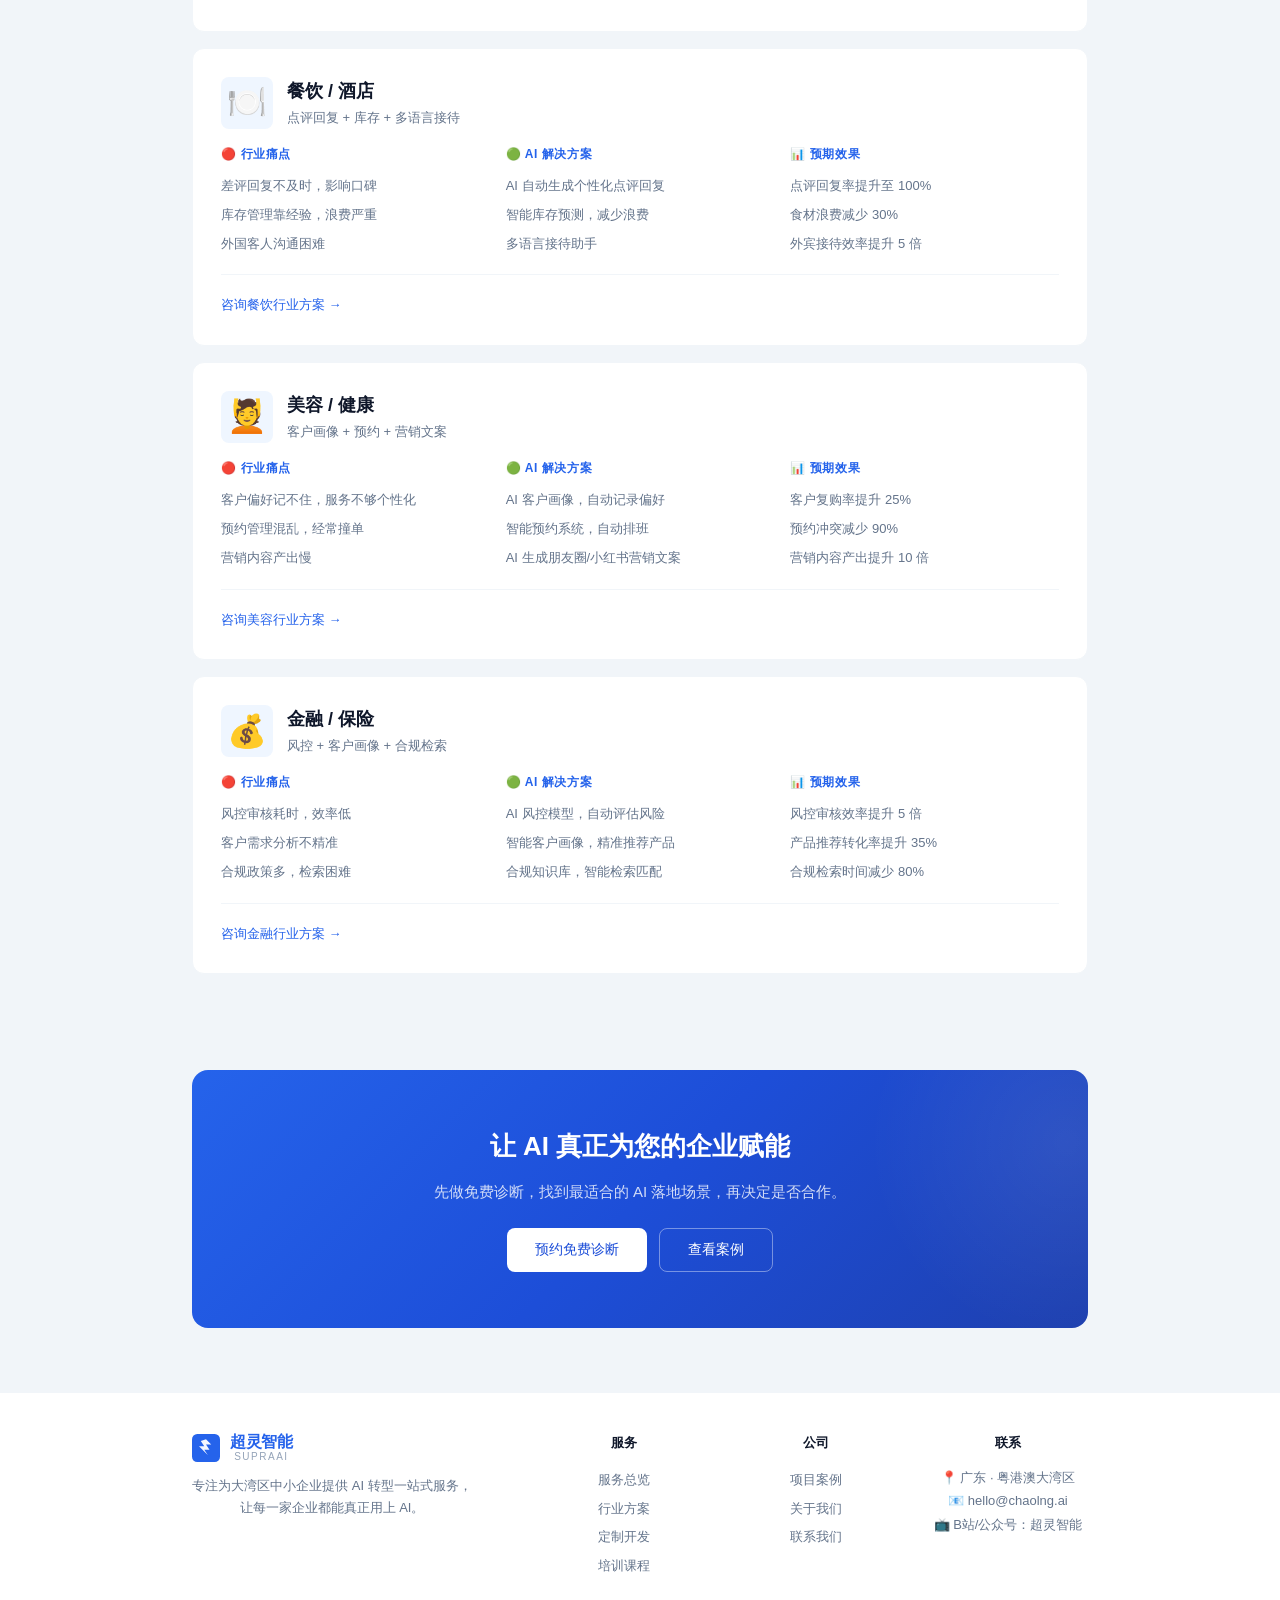
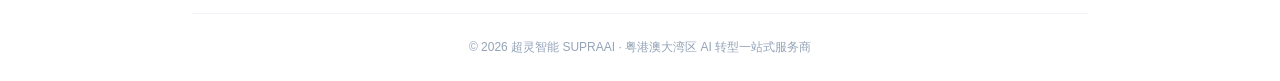
<file: pages/industries.html>
<!DOCTYPE html>
<html lang="zh-CN">
<head>
  <meta charset="UTF-8" />
  <meta name="viewport" content="width=device-width, initial-scale=1.0" />
  <title>行业方案 | 超灵智能 SUPRAAI</title>
  <meta name="description" content="超灵智能为电商、制造、法律、财税、医疗等 12+ 行业提供定制化 AI 解决方案。" />
  <meta name="keywords" content="行业AI方案,电商AI,制造业AI,法律AI,财税AI,超灵智能" />
  <link rel="icon" type="image/svg+xml" href="../images/favicon.svg" />
  <link rel="stylesheet" href="../css/variables.css" />
  <link rel="stylesheet" href="../css/style.css" />
  <link rel="stylesheet" href="../css/pages.css" />
</head>
<body>

  <div id="shared-nav"></div>

  <main class="main-content">

    <div class="page-hero">
      <div class="badge">行业方案</div>
      <h1>深入理解您的行业</h1>
      <p>我们不做通用方案。每次合作前先深入了解您的业务，再给出最适合的 AI 落地建议。以下是我们深耕的行业。</p>
    </div>

    <section class="page-section fade-in">

      <!-- 电商/跨境 -->
      <div class="industry-detail">
        <div class="industry-detail-header">
          <div class="icon">🛒</div>
          <div><h3>电商 / 跨境电商</h3><p>选品、客服、翻译、营销全链路 AI 化</p></div>
        </div>
        <div class="industry-detail-body">
          <div class="industry-detail-col">
            <h4>🔴 行业痛点</h4>
            <ul>
              <li>多语言客服成本高，响应慢</li>
              <li>选品靠经验，缺乏数据支撑</li>
              <li>产品描述、广告文案产出效率低</li>
            </ul>
          </div>
          <div class="industry-detail-col">
            <h4>🟢 AI 解决方案</h4>
            <ul>
              <li>多语言智能客服，7×24 自动接待</li>
              <li>AI 选品分析，数据驱动决策</li>
              <li>一键生成多语言产品描述和广告</li>
            </ul>
          </div>
          <div class="industry-detail-col">
            <h4>📊 预期效果</h4>
            <ul>
              <li>客服成本降低 60%</li>
              <li>询单转化率提升 30%+</li>
              <li>内容产出效率提升 5 倍</li>
            </ul>
          </div>
        </div>
        <div class="industry-cta"><a href="contact.html">咨询电商行业方案 →</a></div>
      </div>

      <!-- 制造业 -->
      <div class="industry-detail">
        <div class="industry-detail-header">
          <div class="icon">🏭</div>
          <div><h3>制造业</h3><p>知识库 + 质检 + 工艺问答 + 培训</p></div>
        </div>
        <div class="industry-detail-body">
          <div class="industry-detail-col">
            <h4>🔴 行业痛点</h4>
            <ul>
              <li>技术文档分散，查找困难</li>
              <li>老师傅经验难以传承</li>
              <li>质检标准执行不一致</li>
            </ul>
          </div>
          <div class="industry-detail-col">
            <h4>🟢 AI 解决方案</h4>
            <ul>
              <li>RAG 知识库，文档智能检索</li>
              <li>工艺问答机器人，经验数字化</li>
              <li>AI 辅助质检，标准化执行</li>
            </ul>
          </div>
          <div class="industry-detail-col">
            <h4>📊 预期效果</h4>
            <ul>
              <li>问题响应速度提升 3 倍</li>
              <li>新员工培训时间缩短 70%</li>
              <li>质检一致性提升 90%+</li>
            </ul>
          </div>
        </div>
        <div class="industry-cta"><a href="contact.html">咨询制造业方案 →</a></div>
      </div>

      <!-- 企业服务 -->
      <div class="industry-detail">
        <div class="industry-detail-header">
          <div class="icon">🏢</div>
          <div><h3>企业服务</h3><p>合同、日报、流程全面 AI 化</p></div>
        </div>
        <div class="industry-detail-body">
          <div class="industry-detail-col">
            <h4>🔴 行业痛点</h4>
            <ul>
              <li>重复性文书工作占用大量时间</li>
              <li>跨部门协作效率低</li>
              <li>数据分散，决策缺乏依据</li>
            </ul>
          </div>
          <div class="industry-detail-col">
            <h4>🟢 AI 解决方案</h4>
            <ul>
              <li>AI 自动生成日报、周报、合同</li>
              <li>智能审批流程，自动分类派发</li>
              <li>数据汇总分析，辅助管理决策</li>
            </ul>
          </div>
          <div class="industry-detail-col">
            <h4>📊 预期效果</h4>
            <ul>
              <li>文书工作减少 80%</li>
              <li>审批效率提升 3 倍</li>
              <li>每人每天节省 1-2 小时</li>
            </ul>
          </div>
        </div>
        <div class="industry-cta"><a href="contact.html">咨询企业服务方案 →</a></div>
      </div>

      <!-- 会计/财税 -->
      <div class="industry-detail">
        <div class="industry-detail-header">
          <div class="icon">📊</div>
          <div><h3>会计 / 财税</h3><p>票据、报表、税务一键处理</p></div>
        </div>
        <div class="industry-detail-body">
          <div class="industry-detail-col">
            <h4>🔴 行业痛点</h4>
            <ul>
              <li>票据录入繁琐，易出错</li>
              <li>税务政策变化快，跟不上</li>
              <li>报表制作耗时，格式不统一</li>
            </ul>
          </div>
          <div class="industry-detail-col">
            <h4>🟢 AI 解决方案</h4>
            <ul>
              <li>OCR + AI 自动识别录入票据</li>
              <li>税务政策智能问答，实时更新</li>
              <li>一键生成标准化财务报表</li>
            </ul>
          </div>
          <div class="industry-detail-col">
            <h4>📊 预期效果</h4>
            <ul>
              <li>票据处理效率提升 5 倍</li>
              <li>错误率降低 95%</li>
              <li>报表生成时间从 2 天到 2 小时</li>
            </ul>
          </div>
        </div>
        <div class="industry-cta"><a href="contact.html">咨询财税行业方案 →</a></div>
      </div>

      <!-- 医疗健康 -->
      <div class="industry-detail">
        <div class="industry-detail-header">
          <div class="icon">🏥</div>
          <div><h3>医疗健康</h3><p>病历检索 + 问答 + 报告生成</p></div>
        </div>
        <div class="industry-detail-body">
          <div class="industry-detail-col">
            <h4>🔴 行业痛点</h4>
            <ul>
              <li>病历资料查找耗时</li>
              <li>医学知识更新快，学习成本高</li>
              <li>报告撰写重复性高</li>
            </ul>
          </div>
          <div class="industry-detail-col">
            <h4>🟢 AI 解决方案</h4>
            <ul>
              <li>病历智能检索，秒级定位</li>
              <li>医学知识库问答，辅助诊断参考</li>
              <li>AI 辅助生成检查报告</li>
            </ul>
          </div>
          <div class="industry-detail-col">
            <h4>📊 预期效果</h4>
            <ul>
              <li>病历查找时间减少 90%</li>
              <li>报告生成效率提升 4 倍</li>
              <li>医生每天多看 30% 患者</li>
            </ul>
          </div>
        </div>
        <div class="industry-cta"><a href="contact.html">咨询医疗行业方案 →</a></div>
      </div>

      <!-- 法律服务 -->
      <div class="industry-detail">
        <div class="industry-detail-header">
          <div class="icon">⚖️</div>
          <div><h3>法律服务</h3><p>合同审查 + 法规检索 + 文书生成</p></div>
        </div>
        <div class="industry-detail-body">
          <div class="industry-detail-col">
            <h4>🔴 行业痛点</h4>
            <ul>
              <li>合同审查耗时，容易遗漏风险</li>
              <li>法规检索效率低</li>
              <li>法律文书格式繁多</li>
            </ul>
          </div>
          <div class="industry-detail-col">
            <h4>🟢 AI 解决方案</h4>
            <ul>
              <li>AI 合同审查，自动识别风险条款</li>
              <li>法规智能检索，精准匹配</li>
              <li>法律文书模板 + AI 生成</li>
            </ul>
          </div>
          <div class="industry-detail-col">
            <h4>📊 预期效果</h4>
            <ul>
              <li>合同审查时间从 2 小时到 5 分钟</li>
              <li>律师接单量提升 50%</li>
              <li>文书起草效率提升 3 倍</li>
            </ul>
          </div>
        </div>
        <div class="industry-cta"><a href="contact.html">咨询法律行业方案 →</a></div>
      </div>

      <!-- 教育培训 -->
      <div class="industry-detail">
        <div class="industry-detail-header">
          <div class="icon">🎓</div>
          <div><h3>教育培训</h3><p>AI 助教 + 课程生成 + 学员管理</p></div>
        </div>
        <div class="industry-detail-body">
          <div class="industry-detail-col">
            <h4>🔴 行业痛点</h4>
            <ul>
              <li>课程内容制作周期长</li>
              <li>学员问题重复，答疑压力大</li>
              <li>个性化教学难以规模化</li>
            </ul>
          </div>
          <div class="industry-detail-col">
            <h4>🟢 AI 解决方案</h4>
            <ul>
              <li>AI 辅助课程大纲和内容生成</li>
              <li>智能助教，自动答疑</li>
              <li>学习数据分析，个性化推荐</li>
            </ul>
          </div>
          <div class="industry-detail-col">
            <h4>📊 预期效果</h4>
            <ul>
              <li>课程制作时间缩短 60%</li>
              <li>答疑工作量减少 70%</li>
              <li>学员满意度提升 40%</li>
            </ul>
          </div>
        </div>
        <div class="industry-cta"><a href="contact.html">咨询教育行业方案 →</a></div>
      </div>

      <!-- 外贸/物流 -->
      <div class="industry-detail">
        <div class="industry-detail-header">
          <div class="icon">🚢</div>
          <div><h3>外贸 / 物流</h3><p>询盘、报价、多语言自动处理</p></div>
        </div>
        <div class="industry-detail-body">
          <div class="industry-detail-col">
            <h4>🔴 行业痛点</h4>
            <ul>
              <li>询盘回复慢，丢失商机</li>
              <li>报价计算复杂，易出错</li>
              <li>多语言沟通成本高</li>
            </ul>
          </div>
          <div class="industry-detail-col">
            <h4>🟢 AI 解决方案</h4>
            <ul>
              <li>AI 自动回复询盘，秒级响应</li>
              <li>智能报价系统，自动计算</li>
              <li>多语言实时翻译 + 邮件生成</li>
            </ul>
          </div>
          <div class="industry-detail-col">
            <h4>📊 预期效果</h4>
            <ul>
              <li>询盘响应从 24 小时到 10 分钟</li>
              <li>报价速度提升 3 倍</li>
              <li>每天节省 2+ 小时</li>
            </ul>
          </div>
        </div>
        <div class="industry-cta"><a href="contact.html">咨询外贸行业方案 →</a></div>
      </div>

      <!-- 房地产/物业 -->
      <div class="industry-detail">
        <div class="industry-detail-header">
          <div class="icon">🏠</div>
          <div><h3>房地产 / 物业</h3><p>推荐 + 报修派单 + 智能客服</p></div>
        </div>
        <div class="industry-detail-body">
          <div class="industry-detail-col">
            <h4>🔴 行业痛点</h4>
            <ul>
              <li>客户匹配效率低</li>
              <li>报修派单流程繁琐</li>
              <li>业主咨询量大，人工应接不暇</li>
            </ul>
          </div>
          <div class="industry-detail-col">
            <h4>🟢 AI 解决方案</h4>
            <ul>
              <li>AI 智能推荐匹配房源/客户</li>
              <li>报修自动分类 + 智能派单</li>
              <li>物业智能客服，自动处理常见问题</li>
            </ul>
          </div>
          <div class="industry-detail-col">
            <h4>📊 预期效果</h4>
            <ul>
              <li>客户匹配效率提升 3 倍</li>
              <li>报修处理时间缩短 50%</li>
              <li>客服工作量减少 60%</li>
            </ul>
          </div>
        </div>
        <div class="industry-cta"><a href="contact.html">咨询房产行业方案 →</a></div>
      </div>

      <!-- 餐饮/酒店 -->
      <div class="industry-detail">
        <div class="industry-detail-header">
          <div class="icon">🍽️</div>
          <div><h3>餐饮 / 酒店</h3><p>点评回复 + 库存 + 多语言接待</p></div>
        </div>
        <div class="industry-detail-body">
          <div class="industry-detail-col">
            <h4>🔴 行业痛点</h4>
            <ul>
              <li>差评回复不及时，影响口碑</li>
              <li>库存管理靠经验，浪费严重</li>
              <li>外国客人沟通困难</li>
            </ul>
          </div>
          <div class="industry-detail-col">
            <h4>🟢 AI 解决方案</h4>
            <ul>
              <li>AI 自动生成个性化点评回复</li>
              <li>智能库存预测，减少浪费</li>
              <li>多语言接待助手</li>
            </ul>
          </div>
          <div class="industry-detail-col">
            <h4>📊 预期效果</h4>
            <ul>
              <li>点评回复率提升至 100%</li>
              <li>食材浪费减少 30%</li>
              <li>外宾接待效率提升 5 倍</li>
            </ul>
          </div>
        </div>
        <div class="industry-cta"><a href="contact.html">咨询餐饮行业方案 →</a></div>
      </div>

      <!-- 美容/健康 -->
      <div class="industry-detail">
        <div class="industry-detail-header">
          <div class="icon">💆</div>
          <div><h3>美容 / 健康</h3><p>客户画像 + 预约 + 营销文案</p></div>
        </div>
        <div class="industry-detail-body">
          <div class="industry-detail-col">
            <h4>🔴 行业痛点</h4>
            <ul>
              <li>客户偏好记不住，服务不够个性化</li>
              <li>预约管理混乱，经常撞单</li>
              <li>营销内容产出慢</li>
            </ul>
          </div>
          <div class="industry-detail-col">
            <h4>🟢 AI 解决方案</h4>
            <ul>
              <li>AI 客户画像，自动记录偏好</li>
              <li>智能预约系统，自动排班</li>
              <li>AI 生成朋友圈/小红书营销文案</li>
            </ul>
          </div>
          <div class="industry-detail-col">
            <h4>📊 预期效果</h4>
            <ul>
              <li>客户复购率提升 25%</li>
              <li>预约冲突减少 90%</li>
              <li>营销内容产出提升 10 倍</li>
            </ul>
          </div>
        </div>
        <div class="industry-cta"><a href="contact.html">咨询美容行业方案 →</a></div>
      </div>

      <!-- 金融/保险 -->
      <div class="industry-detail">
        <div class="industry-detail-header">
          <div class="icon">💰</div>
          <div><h3>金融 / 保险</h3><p>风控 + 客户画像 + 合规检索</p></div>
        </div>
        <div class="industry-detail-body">
          <div class="industry-detail-col">
            <h4>🔴 行业痛点</h4>
            <ul>
              <li>风控审核耗时，效率低</li>
              <li>客户需求分析不精准</li>
              <li>合规政策多，检索困难</li>
            </ul>
          </div>
          <div class="industry-detail-col">
            <h4>🟢 AI 解决方案</h4>
            <ul>
              <li>AI 风控模型，自动评估风险</li>
              <li>智能客户画像，精准推荐产品</li>
              <li>合规知识库，智能检索匹配</li>
            </ul>
          </div>
          <div class="industry-detail-col">
            <h4>📊 预期效果</h4>
            <ul>
              <li>风控审核效率提升 5 倍</li>
              <li>产品推荐转化率提升 35%</li>
              <li>合规检索时间减少 80%</li>
            </ul>
          </div>
        </div>
        <div class="industry-cta"><a href="contact.html">咨询金融行业方案 →</a></div>
      </div>

    </section>

    <div id="shared-cta"></div>
  </main>

  <div id="shared-footer"></div>

  <script src="../js/main.js"></script>
  <script src="../js/components.js"></script>
</body>
</html>
</file>
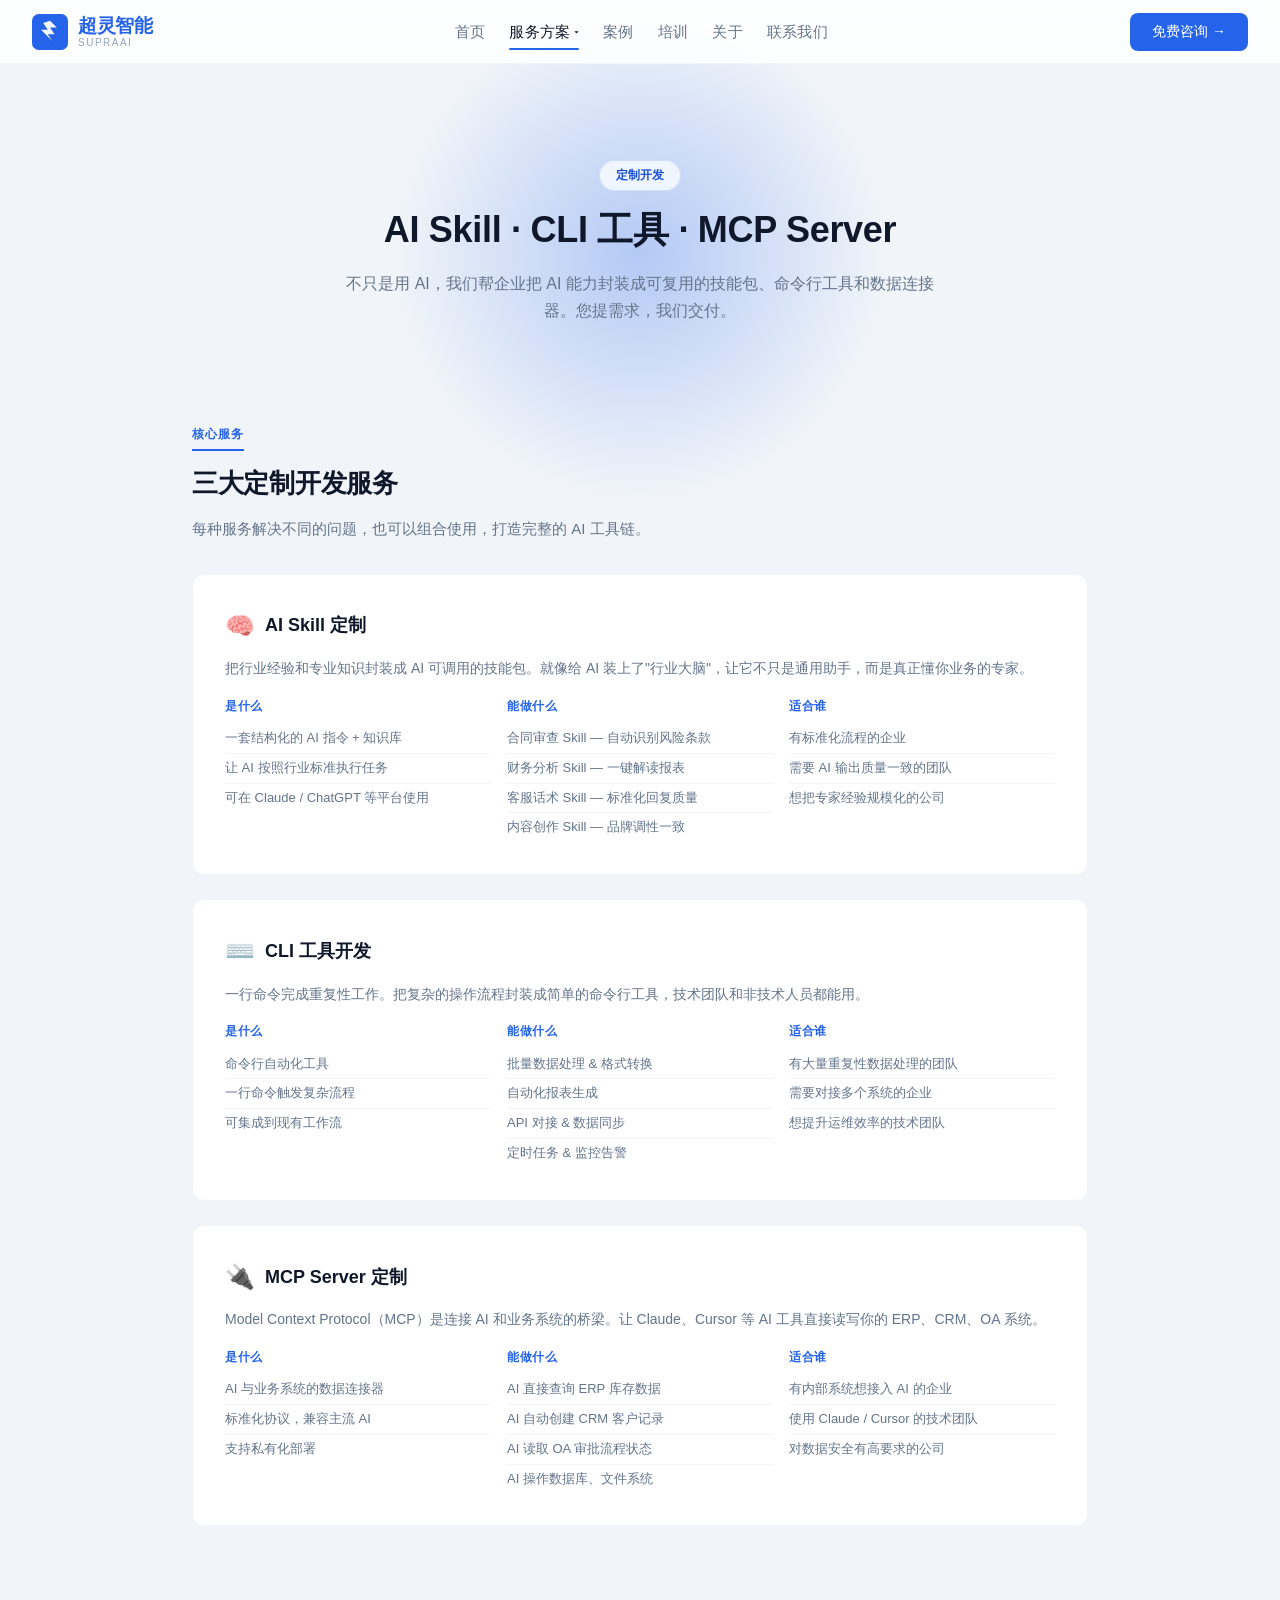
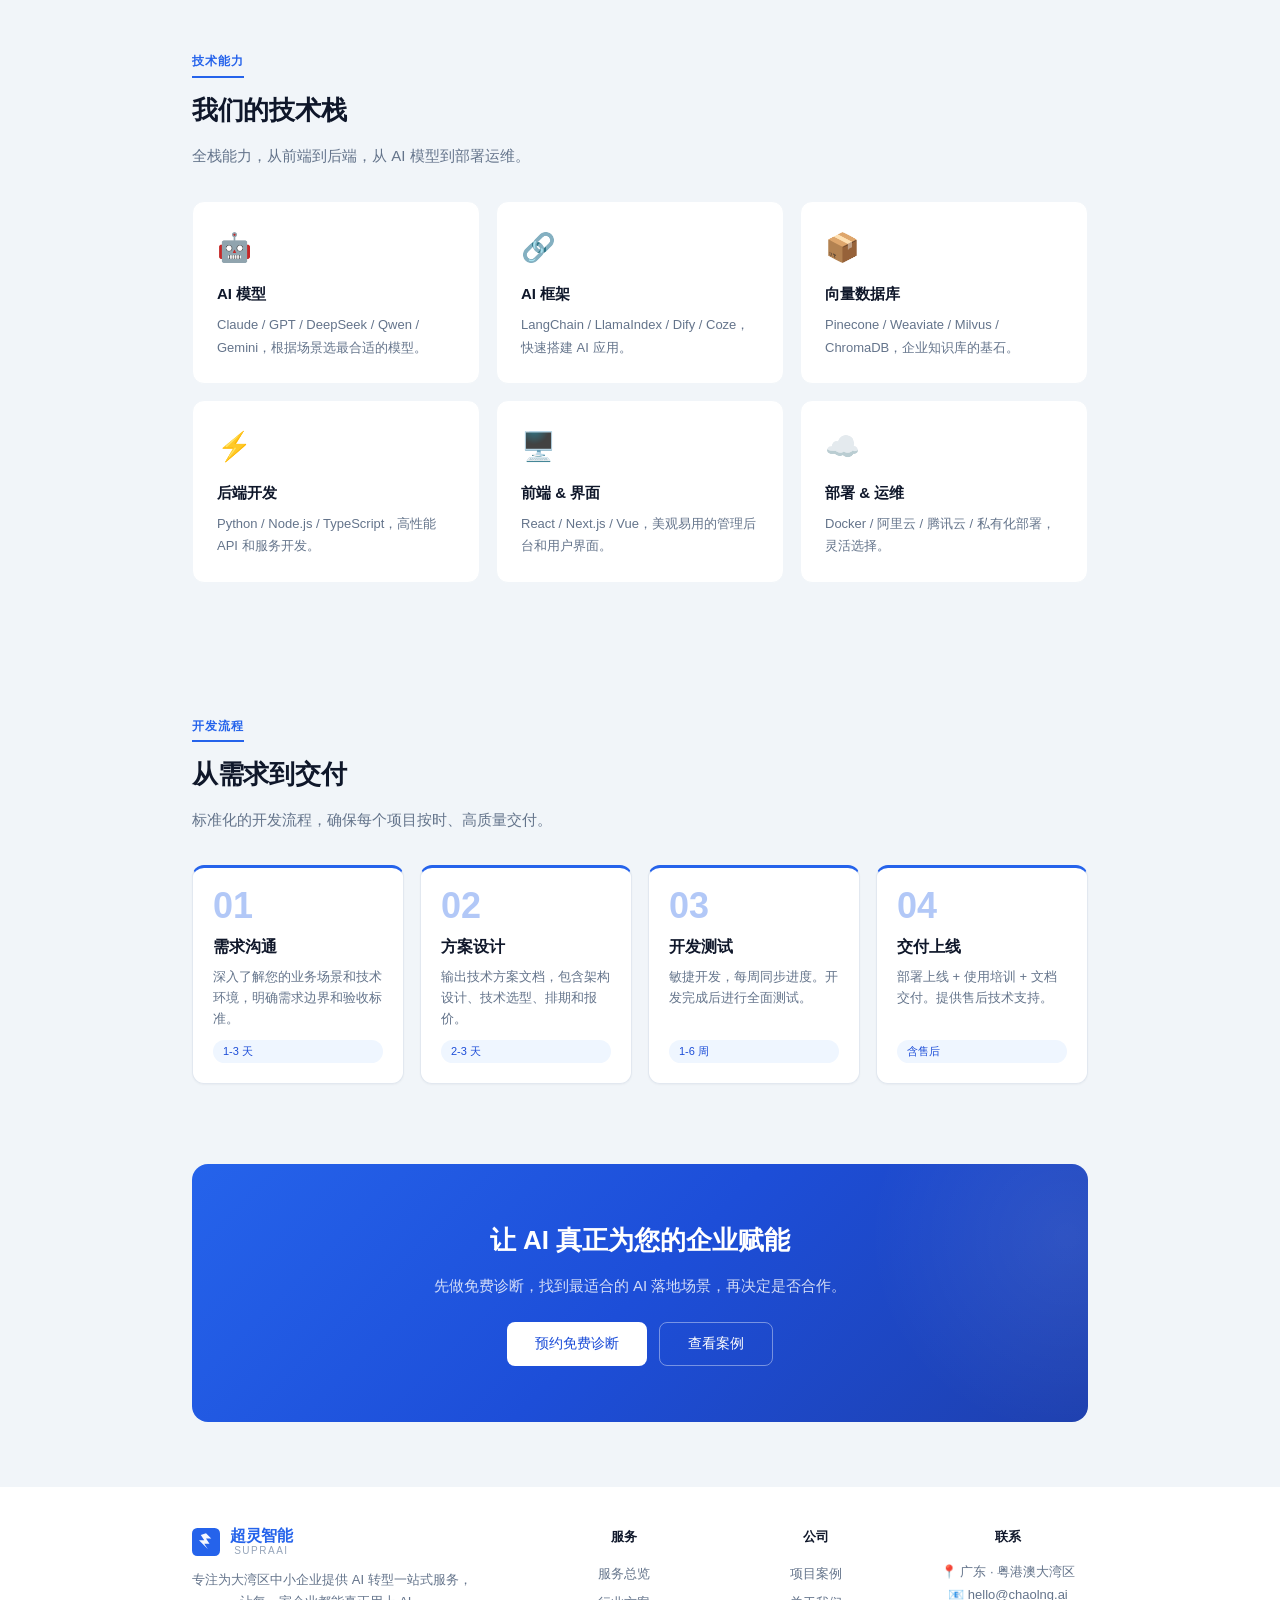
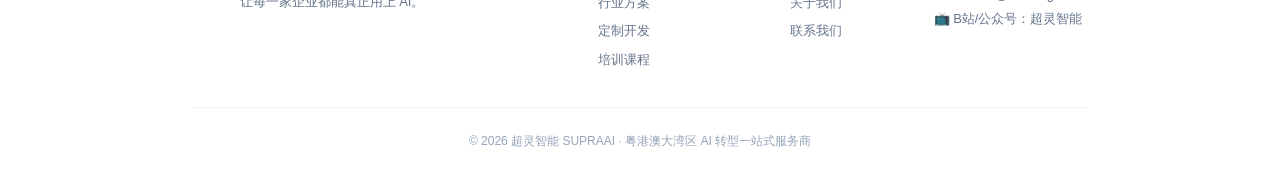
<file: pages/mcp-dev.html>
<!DOCTYPE html>
<html lang="zh-CN">
<head>
  <meta charset="UTF-8" />
  <meta name="viewport" content="width=device-width, initial-scale=1.0" />
  <title>定制开发 | AI Skill · CLI · MCP Server | 超灵智能 SUPRAAI</title>
  <meta name="description" content="超灵智能提供 AI Skill 定制、CLI 工具开发、MCP Server 开发服务，帮企业把 AI 能力封装成可复用的工具。" />
  <meta name="keywords" content="AI Skill开发,CLI工具,MCP Server,Agent开发,AI定制开发,超灵智能" />
  <link rel="icon" type="image/svg+xml" href="../images/favicon.svg" />
  <link rel="stylesheet" href="../css/variables.css" />
  <link rel="stylesheet" href="../css/style.css" />
  <link rel="stylesheet" href="../css/pages.css" />
</head>
<body>

  <div id="shared-nav"></div>

  <main class="main-content">

    <div class="page-hero">
      <div class="badge">定制开发</div>
      <h1>AI Skill · CLI 工具 · MCP Server</h1>
      <p>不只是用 AI，我们帮企业把 AI 能力封装成可复用的技能包、命令行工具和数据连接器。您提需求，我们交付。</p>
    </div>

    <!-- 三大服务 -->
    <section class="page-section fade-in">
      <div class="section-label">核心服务</div>
      <h2 class="section-title">三大定制开发服务</h2>
      <p class="section-sub">每种服务解决不同的问题，也可以组合使用，打造完整的 AI 工具链。</p>

      <!-- AI Skill -->
      <div class="detail-card">
        <h3><span style="font-size:24px;">🧠</span> AI Skill 定制</h3>
        <p>把行业经验和专业知识封装成 AI 可调用的技能包。就像给 AI 装上了"行业大脑"，让它不只是通用助手，而是真正懂你业务的专家。</p>
        <div class="industry-detail-body" style="margin-top:1rem;">
          <div class="industry-detail-col">
            <h4>是什么</h4>
            <ul>
              <li>一套结构化的 AI 指令 + 知识库</li>
              <li>让 AI 按照行业标准执行任务</li>
              <li>可在 Claude / ChatGPT 等平台使用</li>
            </ul>
          </div>
          <div class="industry-detail-col">
            <h4>能做什么</h4>
            <ul>
              <li>合同审查 Skill — 自动识别风险条款</li>
              <li>财务分析 Skill — 一键解读报表</li>
              <li>客服话术 Skill — 标准化回复质量</li>
              <li>内容创作 Skill — 品牌调性一致</li>
            </ul>
          </div>
          <div class="industry-detail-col">
            <h4>适合谁</h4>
            <ul>
              <li>有标准化流程的企业</li>
              <li>需要 AI 输出质量一致的团队</li>
              <li>想把专家经验规模化的公司</li>
            </ul>
          </div>
        </div>
      </div>

      <!-- CLI -->
      <div class="detail-card">
        <h3><span style="font-size:24px;">⌨️</span> CLI 工具开发</h3>
        <p>一行命令完成重复性工作。把复杂的操作流程封装成简单的命令行工具，技术团队和非技术人员都能用。</p>
        <div class="industry-detail-body" style="margin-top:1rem;">
          <div class="industry-detail-col">
            <h4>是什么</h4>
            <ul>
              <li>命令行自动化工具</li>
              <li>一行命令触发复杂流程</li>
              <li>可集成到现有工作流</li>
            </ul>
          </div>
          <div class="industry-detail-col">
            <h4>能做什么</h4>
            <ul>
              <li>批量数据处理 & 格式转换</li>
              <li>自动化报表生成</li>
              <li>API 对接 & 数据同步</li>
              <li>定时任务 & 监控告警</li>
            </ul>
          </div>
          <div class="industry-detail-col">
            <h4>适合谁</h4>
            <ul>
              <li>有大量重复性数据处理的团队</li>
              <li>需要对接多个系统的企业</li>
              <li>想提升运维效率的技术团队</li>
            </ul>
          </div>
        </div>
      </div>

      <!-- MCP Server -->
      <div class="detail-card">
        <h3><span style="font-size:24px;">🔌</span> MCP Server 定制</h3>
        <p>Model Context Protocol（MCP）是连接 AI 和业务系统的桥梁。让 Claude、Cursor 等 AI 工具直接读写你的 ERP、CRM、OA 系统。</p>
        <div class="industry-detail-body" style="margin-top:1rem;">
          <div class="industry-detail-col">
            <h4>是什么</h4>
            <ul>
              <li>AI 与业务系统的数据连接器</li>
              <li>标准化协议，兼容主流 AI</li>
              <li>支持私有化部署</li>
            </ul>
          </div>
          <div class="industry-detail-col">
            <h4>能做什么</h4>
            <ul>
              <li>AI 直接查询 ERP 库存数据</li>
              <li>AI 自动创建 CRM 客户记录</li>
              <li>AI 读取 OA 审批流程状态</li>
              <li>AI 操作数据库、文件系统</li>
            </ul>
          </div>
          <div class="industry-detail-col">
            <h4>适合谁</h4>
            <ul>
              <li>有内部系统想接入 AI 的企业</li>
              <li>使用 Claude / Cursor 的技术团队</li>
              <li>对数据安全有高要求的公司</li>
            </ul>
          </div>
        </div>
      </div>
    </section>

    <hr class="divider" />

    <!-- 技术栈 -->
    <section class="page-section fade-in">
      <div class="section-label">技术能力</div>
      <h2 class="section-title">我们的技术栈</h2>
      <p class="section-sub">全栈能力，从前端到后端，从 AI 模型到部署运维。</p>

      <div class="feature-grid">
        <div class="feature-item">
          <div class="icon">🤖</div>
          <h4>AI 模型</h4>
          <p>Claude / GPT / DeepSeek / Qwen / Gemini，根据场景选最合适的模型。</p>
        </div>
        <div class="feature-item">
          <div class="icon">🔗</div>
          <h4>AI 框架</h4>
          <p>LangChain / LlamaIndex / Dify / Coze，快速搭建 AI 应用。</p>
        </div>
        <div class="feature-item">
          <div class="icon">📦</div>
          <h4>向量数据库</h4>
          <p>Pinecone / Weaviate / Milvus / ChromaDB，企业知识库的基石。</p>
        </div>
        <div class="feature-item">
          <div class="icon">⚡</div>
          <h4>后端开发</h4>
          <p>Python / Node.js / TypeScript，高性能 API 和服务开发。</p>
        </div>
        <div class="feature-item">
          <div class="icon">🖥️</div>
          <h4>前端 & 界面</h4>
          <p>React / Next.js / Vue，美观易用的管理后台和用户界面。</p>
        </div>
        <div class="feature-item">
          <div class="icon">☁️</div>
          <h4>部署 & 运维</h4>
          <p>Docker / 阿里云 / 腾讯云 / 私有化部署，灵活选择。</p>
        </div>
      </div>
    </section>

    <hr class="divider" />

    <!-- 开发流程 -->
    <section class="page-section fade-in">
      <div class="section-label">开发流程</div>
      <h2 class="section-title">从需求到交付</h2>
      <p class="section-sub">标准化的开发流程，确保每个项目按时、高质量交付。</p>

      <div class="service-flow">
        <div class="service-flow-step">
          <div class="flow-num">01</div>
          <h3>需求沟通</h3>
          <p>深入了解您的业务场景和技术环境，明确需求边界和验收标准。</p>
          <span class="flow-tag">1-3 天</span>
        </div>
        <div class="service-flow-step">
          <div class="flow-num">02</div>
          <h3>方案设计</h3>
          <p>输出技术方案文档，包含架构设计、技术选型、排期和报价。</p>
          <span class="flow-tag">2-3 天</span>
        </div>
        <div class="service-flow-step">
          <div class="flow-num">03</div>
          <h3>开发测试</h3>
          <p>敏捷开发，每周同步进度。开发完成后进行全面测试。</p>
          <span class="flow-tag">1-6 周</span>
        </div>
        <div class="service-flow-step">
          <div class="flow-num">04</div>
          <h3>交付上线</h3>
          <p>部署上线 + 使用培训 + 文档交付。提供售后技术支持。</p>
          <span class="flow-tag">含售后</span>
        </div>
      </div>
    </section>

    <div id="shared-cta"></div>
  </main>

  <div id="shared-footer"></div>

  <script src="../js/main.js"></script>
  <script src="../js/components.js"></script>
</body>
</html>
</file>
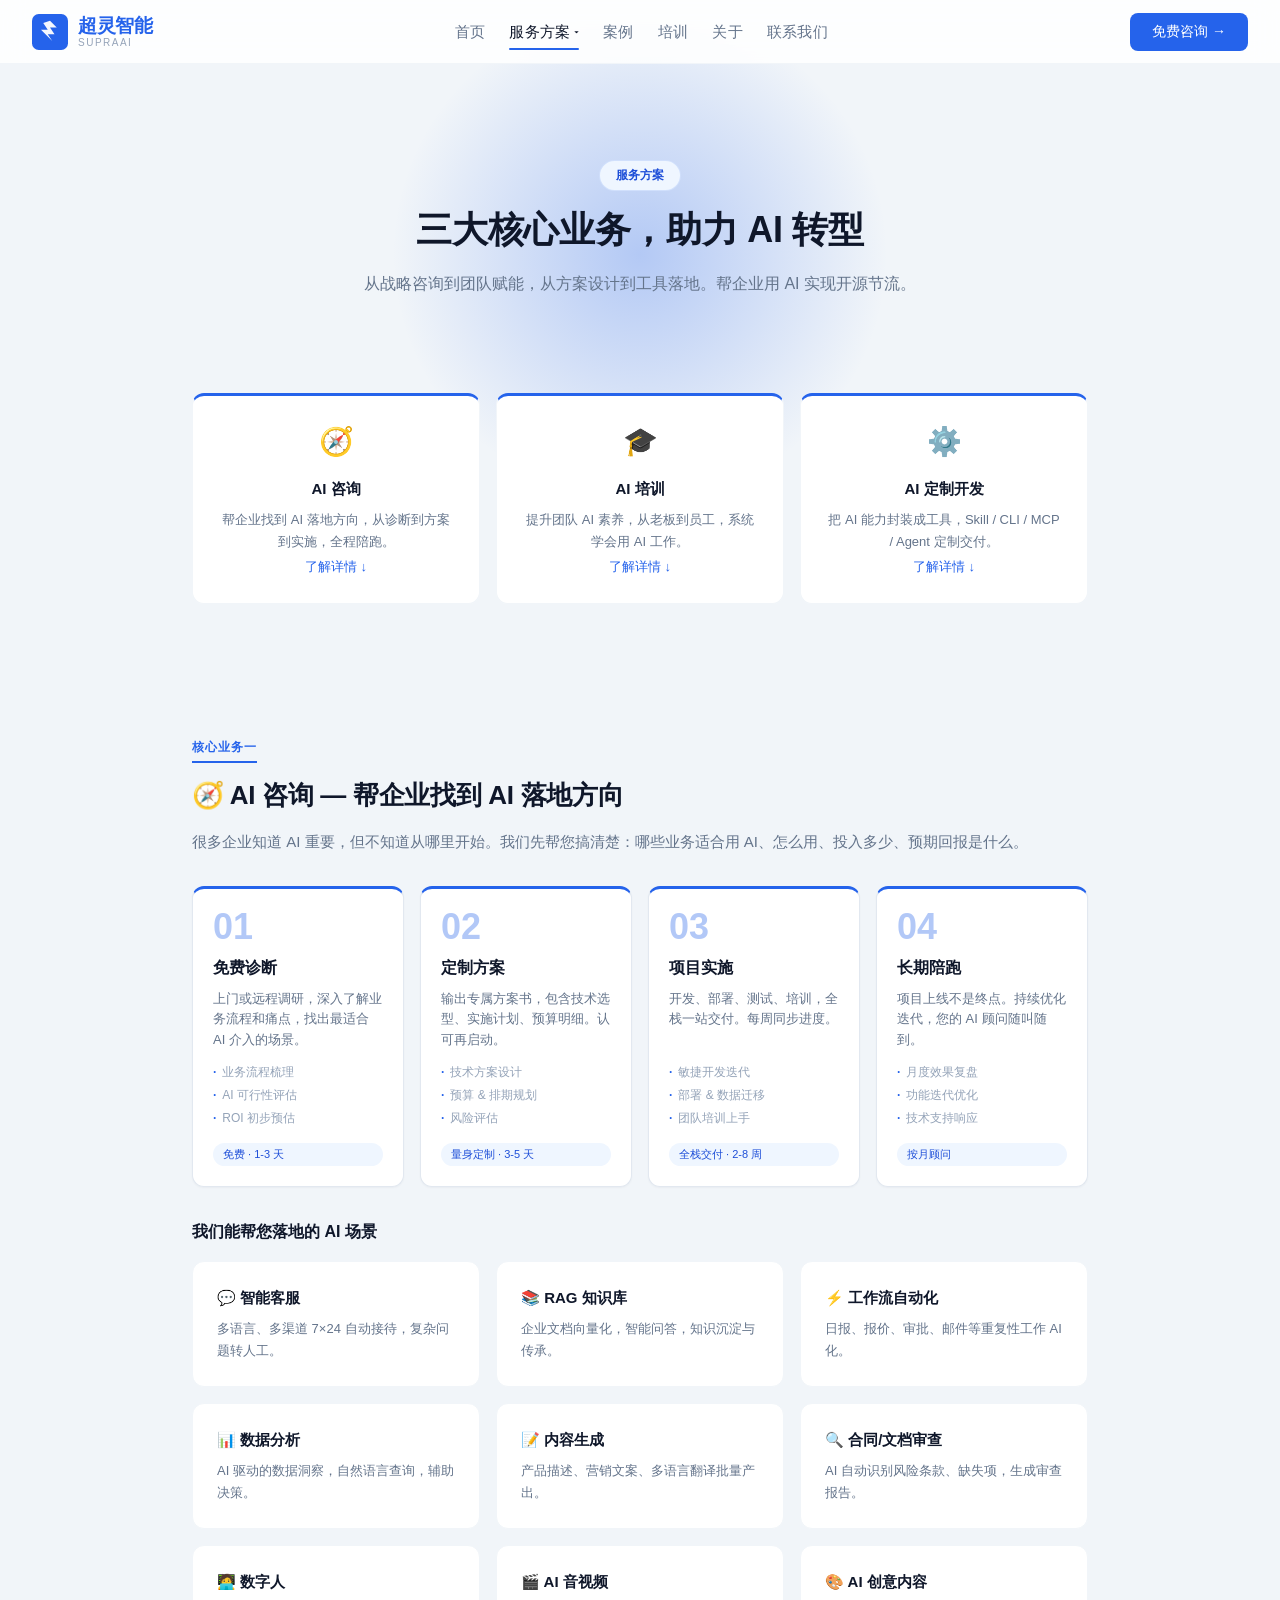
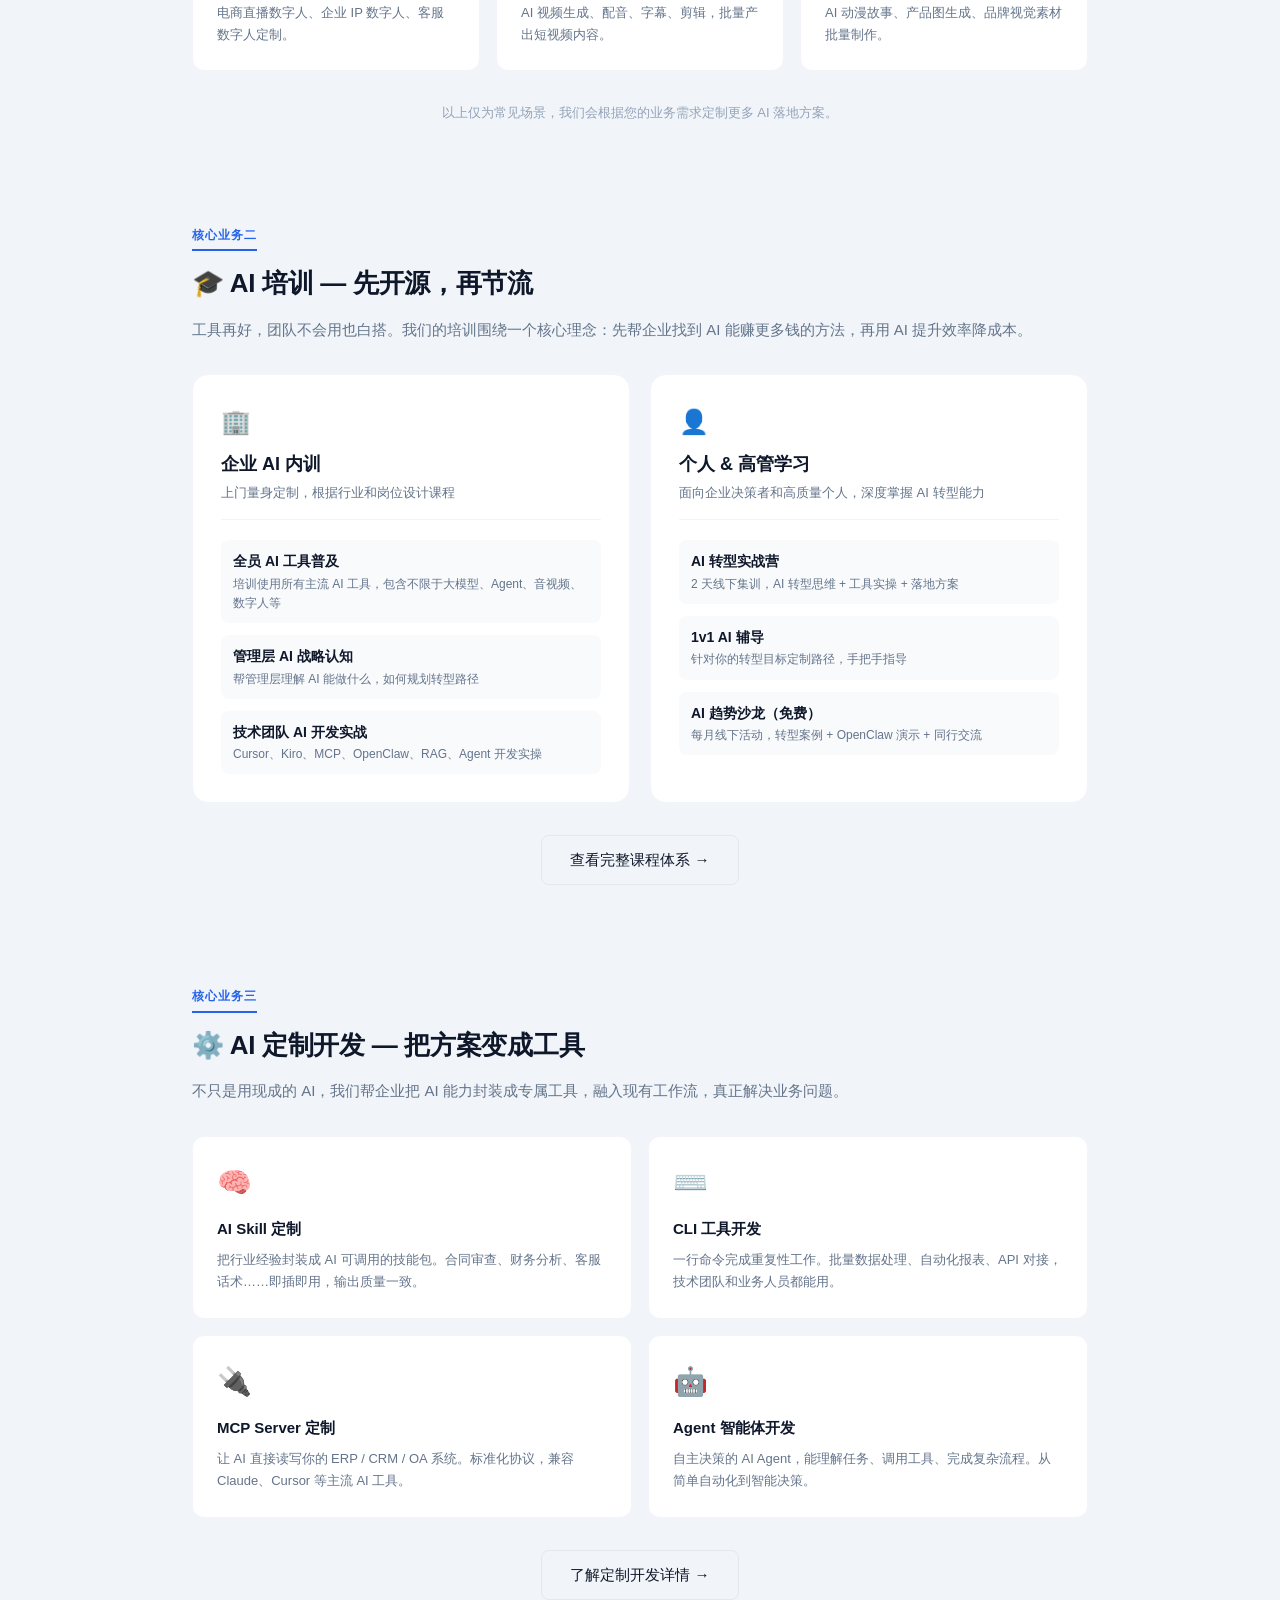
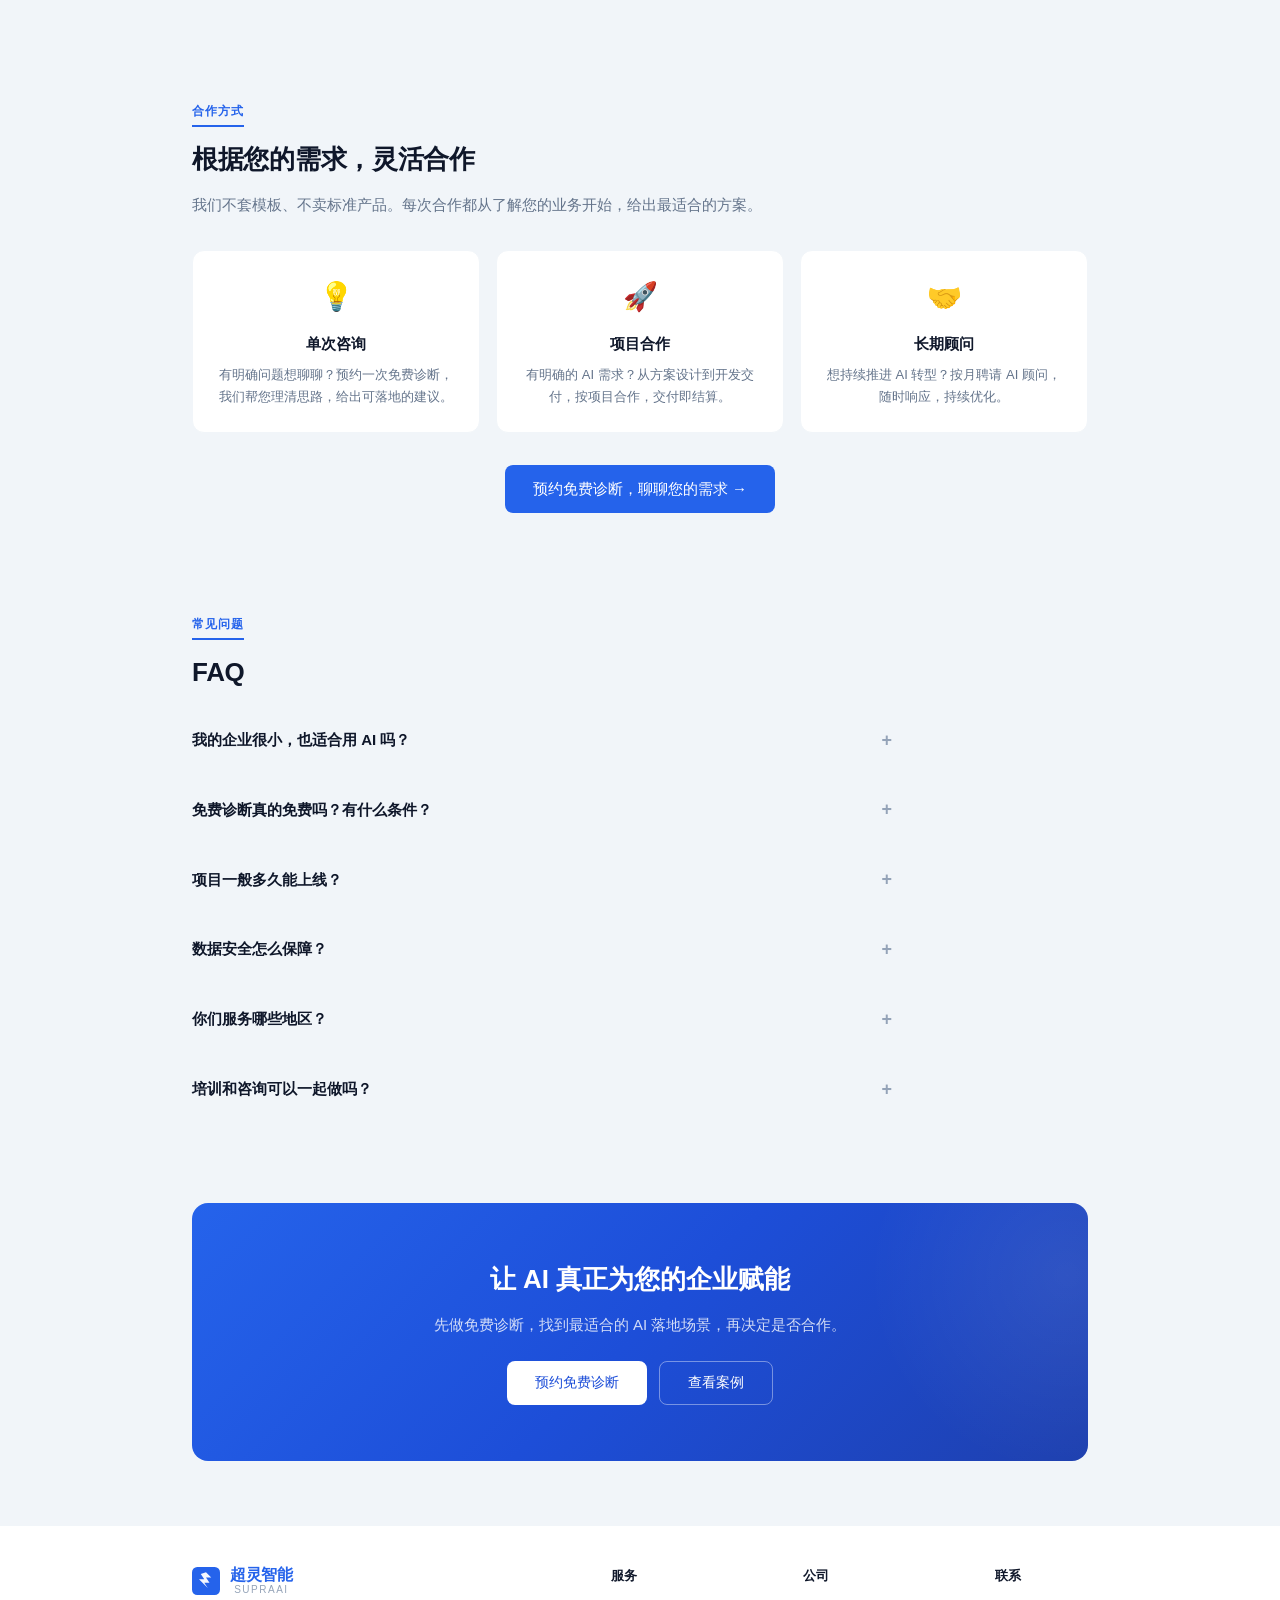
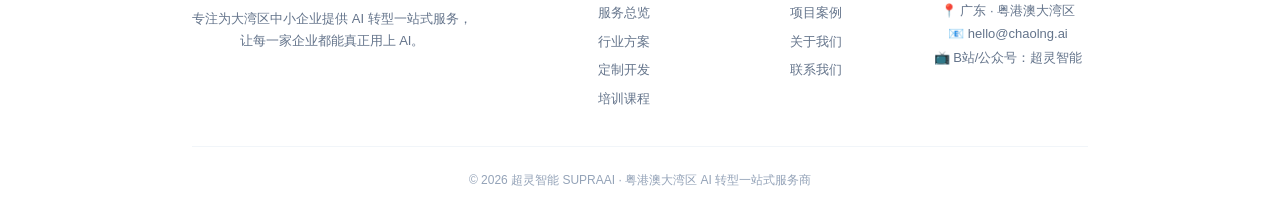
<file: pages/services.html>
<!DOCTYPE html>
<html lang="zh-CN">
<head>
  <meta charset="UTF-8" />
  <meta name="viewport" content="width=device-width, initial-scale=1.0" />
  <title>服务方案 | 超灵智能 SUPRAAI</title>
  <meta name="description" content="超灵智能三大核心业务：AI 咨询、AI 培训、AI 定制开发，帮助大湾区中小企业实现 AI 转型。" />
  <meta name="keywords" content="AI咨询,AI培训,AI定制开发,企业AI转型,超灵智能" />
  <link rel="icon" type="image/svg+xml" href="../images/favicon.svg" />
  <link rel="stylesheet" href="../css/variables.css" />
  <link rel="stylesheet" href="../css/style.css" />
  <link rel="stylesheet" href="../css/pages.css" />
</head>
<body>

  <div id="shared-nav"></div>

  <main class="main-content">

    <div class="page-hero">
      <div class="badge">服务方案</div>
      <h1>三大核心业务，助力 AI 转型</h1>
      <p>从战略咨询到团队赋能，从方案设计到工具落地。帮企业用 AI 实现开源节流。</p>
    </div>

    <!-- 三大业务线总览 -->
    <section class="page-section fade-in">
      <div class="feature-grid" style="grid-template-columns:repeat(3,1fr);">
        <div class="feature-item" style="border-top:3px solid var(--brand-primary);text-align:center;">
          <div class="icon">🧭</div>
          <h4>AI 咨询</h4>
          <p>帮企业找到 AI 落地方向，从诊断到方案到实施，全程陪跑。</p>
          <a href="#consulting" style="font-size:13px;color:var(--brand-primary);font-weight:500;">了解详情 ↓</a>
        </div>
        <div class="feature-item" style="border-top:3px solid var(--brand-primary);text-align:center;">
          <div class="icon">🎓</div>
          <h4>AI 培训</h4>
          <p>提升团队 AI 素养，从老板到员工，系统学会用 AI 工作。</p>
          <a href="#training" style="font-size:13px;color:var(--brand-primary);font-weight:500;">了解详情 ↓</a>
        </div>
        <div class="feature-item" style="border-top:3px solid var(--brand-primary);text-align:center;">
          <div class="icon">⚙️</div>
          <h4>AI 定制开发</h4>
          <p>把 AI 能力封装成工具，Skill / CLI / MCP / Agent 定制交付。</p>
          <a href="#dev" style="font-size:13px;color:var(--brand-primary);font-weight:500;">了解详情 ↓</a>
        </div>
      </div>
    </section>

    <hr class="divider" />

    <!-- ========== AI 咨询 ========== -->
    <section class="page-section fade-in" id="consulting" style="scroll-margin-top:80px;">
      <div class="section-label">核心业务一</div>
      <h2 class="section-title">🧭 AI 咨询 — 帮企业找到 AI 落地方向</h2>
      <p class="section-sub">很多企业知道 AI 重要，但不知道从哪里开始。我们先帮您搞清楚：哪些业务适合用 AI、怎么用、投入多少、预期回报是什么。</p>

      <!-- 咨询流程 -->
      <div class="service-flow">
        <div class="service-flow-step">
          <div class="flow-num">01</div>
          <h3>免费诊断</h3>
          <p>上门或远程调研，深入了解业务流程和痛点，找出最适合 AI 介入的场景。</p>
          <ul class="flow-details">
            <li>业务流程梳理</li>
            <li>AI 可行性评估</li>
            <li>ROI 初步预估</li>
          </ul>
          <span class="flow-tag">免费 · 1-3 天</span>
        </div>
        <div class="service-flow-step">
          <div class="flow-num">02</div>
          <h3>定制方案</h3>
          <p>输出专属方案书，包含技术选型、实施计划、预算明细。认可再启动。</p>
          <ul class="flow-details">
            <li>技术方案设计</li>
            <li>预算 & 排期规划</li>
            <li>风险评估</li>
          </ul>
          <span class="flow-tag">量身定制 · 3-5 天</span>
        </div>
        <div class="service-flow-step">
          <div class="flow-num">03</div>
          <h3>项目实施</h3>
          <p>开发、部署、测试、培训，全栈一站交付。每周同步进度。</p>
          <ul class="flow-details">
            <li>敏捷开发迭代</li>
            <li>部署 & 数据迁移</li>
            <li>团队培训上手</li>
          </ul>
          <span class="flow-tag">全栈交付 · 2-8 周</span>
        </div>
        <div class="service-flow-step">
          <div class="flow-num">04</div>
          <h3>长期陪跑</h3>
          <p>项目上线不是终点。持续优化迭代，您的 AI 顾问随叫随到。</p>
          <ul class="flow-details">
            <li>月度效果复盘</li>
            <li>功能迭代优化</li>
            <li>技术支持响应</li>
          </ul>
          <span class="flow-tag">按月顾问</span>
        </div>
      </div>

      <!-- 咨询能帮你做什么 -->
      <div style="margin-top:2rem;">
        <h3 style="font-size:16px;font-weight:600;margin-bottom:1rem;">我们能帮您落地的 AI 场景</h3>
        <div class="feature-grid" style="grid-template-columns:repeat(3,1fr);">
          <div class="feature-item">
            <h4>💬 智能客服</h4>
            <p>多语言、多渠道 7×24 自动接待，复杂问题转人工。</p>
          </div>
          <div class="feature-item">
            <h4>📚 RAG 知识库</h4>
            <p>企业文档向量化，智能问答，知识沉淀与传承。</p>
          </div>
          <div class="feature-item">
            <h4>⚡ 工作流自动化</h4>
            <p>日报、报价、审批、邮件等重复性工作 AI 化。</p>
          </div>
          <div class="feature-item">
            <h4>📊 数据分析</h4>
            <p>AI 驱动的数据洞察，自然语言查询，辅助决策。</p>
          </div>
          <div class="feature-item">
            <h4>📝 内容生成</h4>
            <p>产品描述、营销文案、多语言翻译批量产出。</p>
          </div>
          <div class="feature-item">
            <h4>🔍 合同/文档审查</h4>
            <p>AI 自动识别风险条款、缺失项，生成审查报告。</p>
          </div>
          <div class="feature-item">
            <h4>🧑‍💻 数字人</h4>
            <p>电商直播数字人、企业 IP 数字人、客服数字人定制。</p>
          </div>
          <div class="feature-item">
            <h4>🎬 AI 音视频</h4>
            <p>AI 视频生成、配音、字幕、剪辑，批量产出短视频内容。</p>
          </div>
          <div class="feature-item">
            <h4>🎨 AI 创意内容</h4>
            <p>AI 动漫故事、产品图生成、品牌视觉素材批量制作。</p>
          </div>
        </div>
        <p style="text-align:center;margin-top:1.25rem;font-size:13px;color:var(--color-text-tertiary);">以上仅为常见场景，我们会根据您的业务需求定制更多 AI 落地方案。</p>
      </div>
    </section>

    <hr class="divider" />

    <!-- ========== AI 培训 ========== -->
    <section class="page-section fade-in" id="training" style="scroll-margin-top:80px;">
      <div class="section-label">核心业务二</div>
      <h2 class="section-title">🎓 AI 培训 — 先开源，再节流</h2>
      <p class="section-sub">工具再好，团队不会用也白搭。我们的培训围绕一个核心理念：先帮企业找到 AI 能赚更多钱的方法，再用 AI 提升效率降成本。</p>

      <div class="service-two-col">
        <div class="service-group">
          <div class="service-group-header">
            <span class="service-group-icon">🏢</span>
            <h3>企业 AI 内训</h3>
            <p>上门量身定制，根据行业和岗位设计课程</p>
          </div>
          <div class="service-group-items">
            <div class="service-item">
              <strong>全员 AI 工具普及</strong>
              <span>培训使用所有主流 AI 工具，包含不限于大模型、Agent、音视频、数字人等</span>
            </div>
            <div class="service-item">
              <strong>管理层 AI 战略认知</strong>
              <span>帮管理层理解 AI 能做什么，如何规划转型路径</span>
            </div>
            <div class="service-item">
              <strong>技术团队 AI 开发实战</strong>
              <span>Cursor、Kiro、MCP、OpenClaw、RAG、Agent 开发实操</span>
            </div>
          </div>
        </div>
        <div class="service-group">
          <div class="service-group-header">
            <span class="service-group-icon">👤</span>
            <h3>个人 & 高管学习</h3>
            <p>面向企业决策者和高质量个人，深度掌握 AI 转型能力</p>
          </div>
          <div class="service-group-items">
            <div class="service-item">
              <strong>AI 转型实战营</strong>
              <span>2 天线下集训，AI 转型思维 + 工具实操 + 落地方案</span>
            </div>
            <div class="service-item">
              <strong>1v1 AI 辅导</strong>
              <span>针对你的转型目标定制路径，手把手指导</span>
            </div>
            <div class="service-item">
              <strong>AI 趋势沙龙（免费）</strong>
              <span>每月线下活动，转型案例 + OpenClaw 演示 + 同行交流</span>
            </div>
          </div>
        </div>
      </div>

      <div style="text-align:center;margin-top:2rem;">
        <a href="training.html" class="btn-secondary" style="display:inline-block;">查看完整课程体系 →</a>
      </div>
    </section>

    <hr class="divider" />

    <!-- ========== AI 定制开发 ========== -->
    <section class="page-section fade-in" id="dev" style="scroll-margin-top:80px;">
      <div class="section-label">核心业务三</div>
      <h2 class="section-title">⚙️ AI 定制开发 — 把方案变成工具</h2>
      <p class="section-sub">不只是用现成的 AI，我们帮企业把 AI 能力封装成专属工具，融入现有工作流，真正解决业务问题。</p>

      <div class="feature-grid" style="grid-template-columns:repeat(2,1fr);">
        <div class="feature-item">
          <div class="icon">🧠</div>
          <h4>AI Skill 定制</h4>
          <p>把行业经验封装成 AI 可调用的技能包。合同审查、财务分析、客服话术……即插即用，输出质量一致。</p>
        </div>
        <div class="feature-item">
          <div class="icon">⌨️</div>
          <h4>CLI 工具开发</h4>
          <p>一行命令完成重复性工作。批量数据处理、自动化报表、API 对接，技术团队和业务人员都能用。</p>
        </div>
        <div class="feature-item">
          <div class="icon">🔌</div>
          <h4>MCP Server 定制</h4>
          <p>让 AI 直接读写你的 ERP / CRM / OA 系统。标准化协议，兼容 Claude、Cursor 等主流 AI 工具。</p>
        </div>
        <div class="feature-item">
          <div class="icon">🤖</div>
          <h4>Agent 智能体开发</h4>
          <p>自主决策的 AI Agent，能理解任务、调用工具、完成复杂流程。从简单自动化到智能决策。</p>
        </div>
      </div>

      <div style="text-align:center;margin-top:2rem;">
        <a href="mcp-dev.html" class="btn-secondary" style="display:inline-block;">了解定制开发详情 →</a>
      </div>
    </section>

    <hr class="divider" />

    <!-- ========== 合作方式 ========== -->
    <section class="page-section fade-in">
      <div class="section-label">合作方式</div>
      <h2 class="section-title">根据您的需求，灵活合作</h2>
      <p class="section-sub">我们不套模板、不卖标准产品。每次合作都从了解您的业务开始，给出最适合的方案。</p>

      <div class="feature-grid" style="grid-template-columns:repeat(3,1fr);">
        <div class="feature-item" style="text-align:center;">
          <div class="icon">💡</div>
          <h4>单次咨询</h4>
          <p>有明确问题想聊聊？预约一次免费诊断，我们帮您理清思路，给出可落地的建议。</p>
        </div>
        <div class="feature-item" style="text-align:center;">
          <div class="icon">🚀</div>
          <h4>项目合作</h4>
          <p>有明确的 AI 需求？从方案设计到开发交付，按项目合作，交付即结算。</p>
        </div>
        <div class="feature-item" style="text-align:center;">
          <div class="icon">🤝</div>
          <h4>长期顾问</h4>
          <p>想持续推进 AI 转型？按月聘请 AI 顾问，随时响应，持续优化。</p>
        </div>
      </div>

      <div style="text-align:center;margin-top:2rem;">
        <a href="contact.html" class="btn-primary" style="display:inline-block;">预约免费诊断，聊聊您的需求 →</a>
      </div>
    </section>

    <hr class="divider" />

    <!-- FAQ -->
    <section class="page-section fade-in">
      <div class="section-label">常见问题</div>
      <h2 class="section-title">FAQ</h2>
      <div class="faq-list">
        <div class="faq-item">
          <div class="faq-q" onclick="toggleFaq(this)">我的企业很小，也适合用 AI 吗？<span class="faq-toggle">+</span></div>
          <div class="faq-a"><p>完全适合。很多 AI 工具的成本已经很低，一个智能客服或自动化工作流，每月可能只需要几百元。我们会根据您的预算推荐最合适的方案，确保投入产出比。</p></div>
        </div>
        <div class="faq-item">
          <div class="faq-q" onclick="toggleFaq(this)">免费诊断真的免费吗？有什么条件？<span class="faq-toggle">+</span></div>
          <div class="faq-a"><p>真的免费，没有隐藏费用。我们通过诊断了解您的需求，如果双方觉得合适再谈合作。即使最终不合作，诊断报告也是您的，可以自行参考。</p></div>
        </div>
        <div class="faq-item">
          <div class="faq-q" onclick="toggleFaq(this)">项目一般多久能上线？<span class="faq-toggle">+</span></div>
          <div class="faq-a"><p>简单场景（如智能客服）最快 2 周上线；复杂项目（如 RAG 知识库 + 多系统对接）通常 4-8 周。我们会在方案阶段给出明确排期。</p></div>
        </div>
        <div class="faq-item">
          <div class="faq-q" onclick="toggleFaq(this)">数据安全怎么保障？<span class="faq-toggle">+</span></div>
          <div class="faq-a"><p>我们支持私有化部署，数据完全存储在您自己的服务器上，不经过任何第三方。对于使用云服务的方案，我们也会确保数据加密传输和存储。</p></div>
        </div>
        <div class="faq-item">
          <div class="faq-q" onclick="toggleFaq(this)">你们服务哪些地区？<span class="faq-toggle">+</span></div>
          <div class="faq-a"><p>我们主要服务粤港澳大湾区（深圳、广州、东莞、佛山等），可以上门服务。远程合作不限地区，全国客户都欢迎。</p></div>
        </div>
        <div class="faq-item">
          <div class="faq-q" onclick="toggleFaq(this)">培训和咨询可以一起做吗？<span class="faq-toggle">+</span></div>
          <div class="faq-a"><p>当然可以，而且我们推荐这样做。先通过咨询找到 AI 落地方向，再通过培训让团队掌握 AI 工具，最后通过定制开发把方案变成工具。三者结合效果最好。</p></div>
        </div>
      </div>
    </section>

    <div id="shared-cta"></div>
  </main>

  <div id="shared-footer"></div>

  <script src="../js/main.js"></script>
  <script src="../js/components.js"></script>
  <script>
    function toggleFaq(el) {
      el.closest('.faq-item').classList.toggle('open');
    }
  </script>
</body>
</html>
</file>
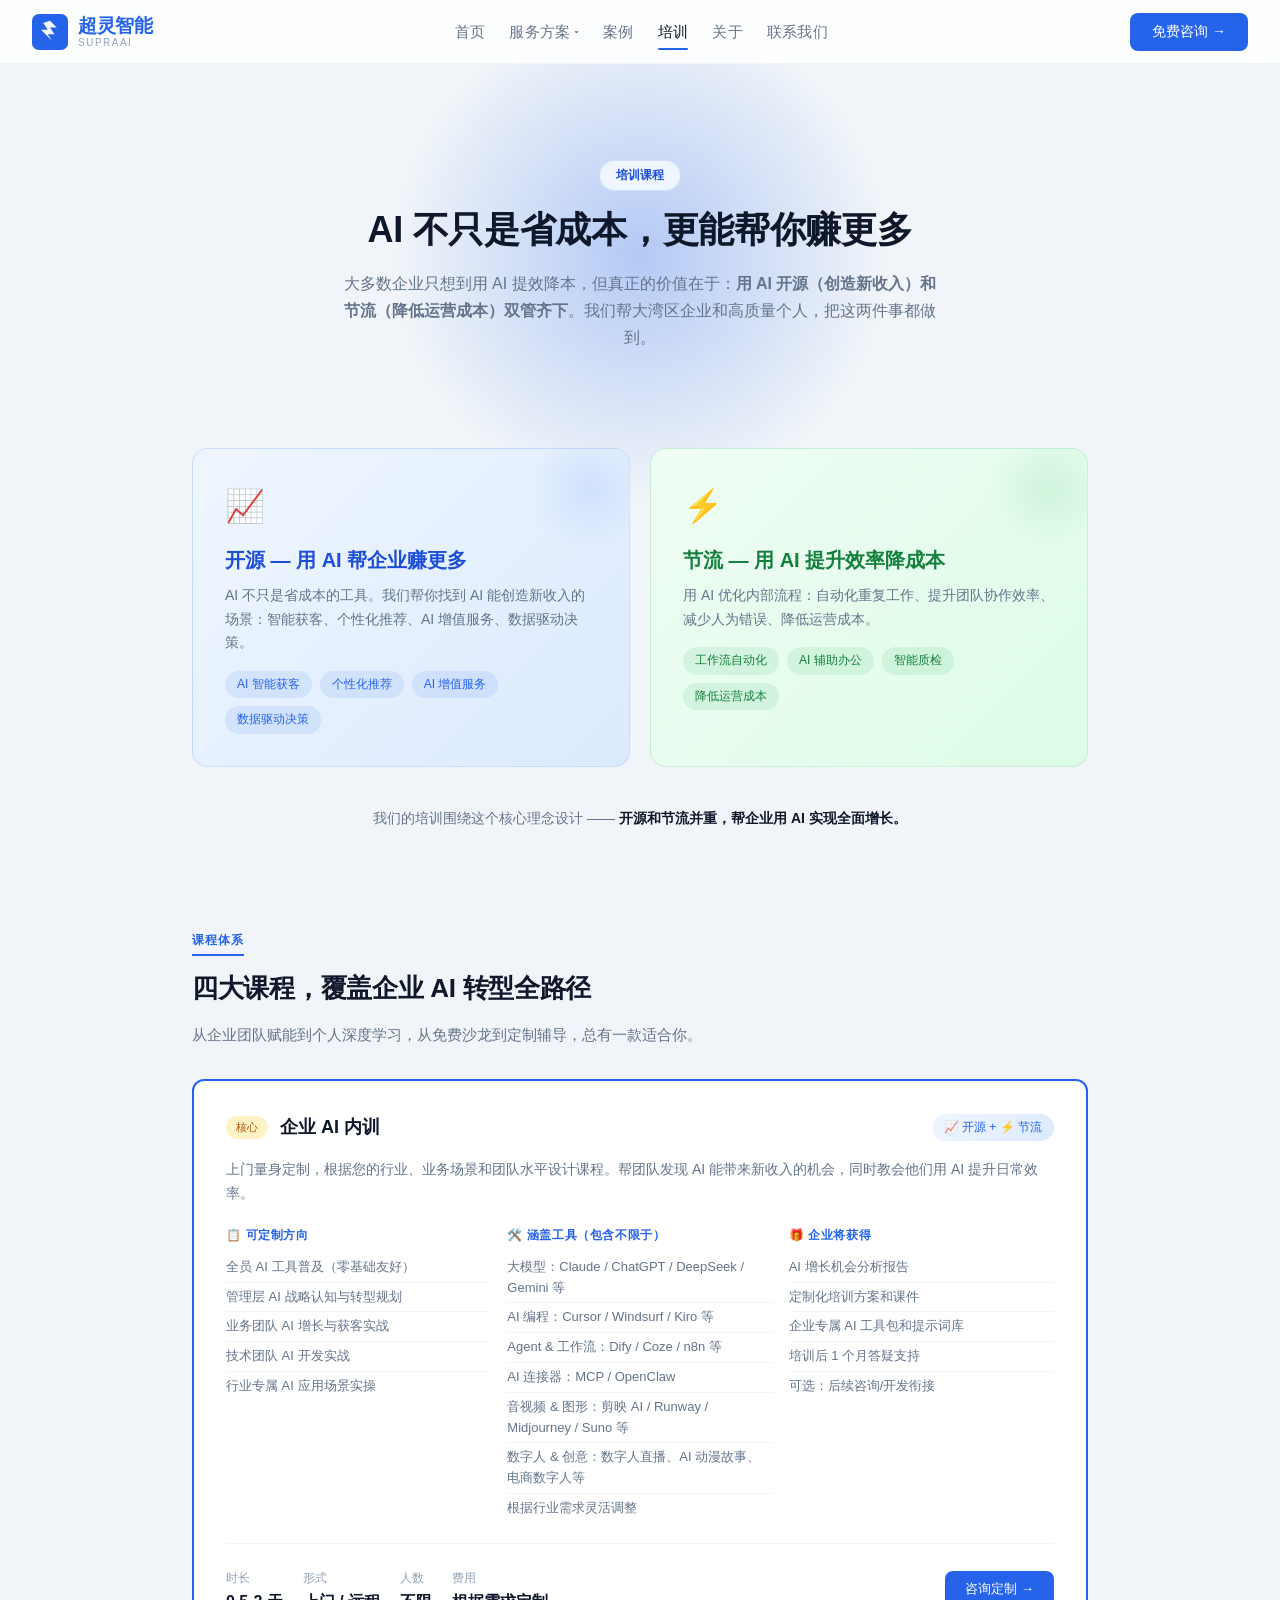
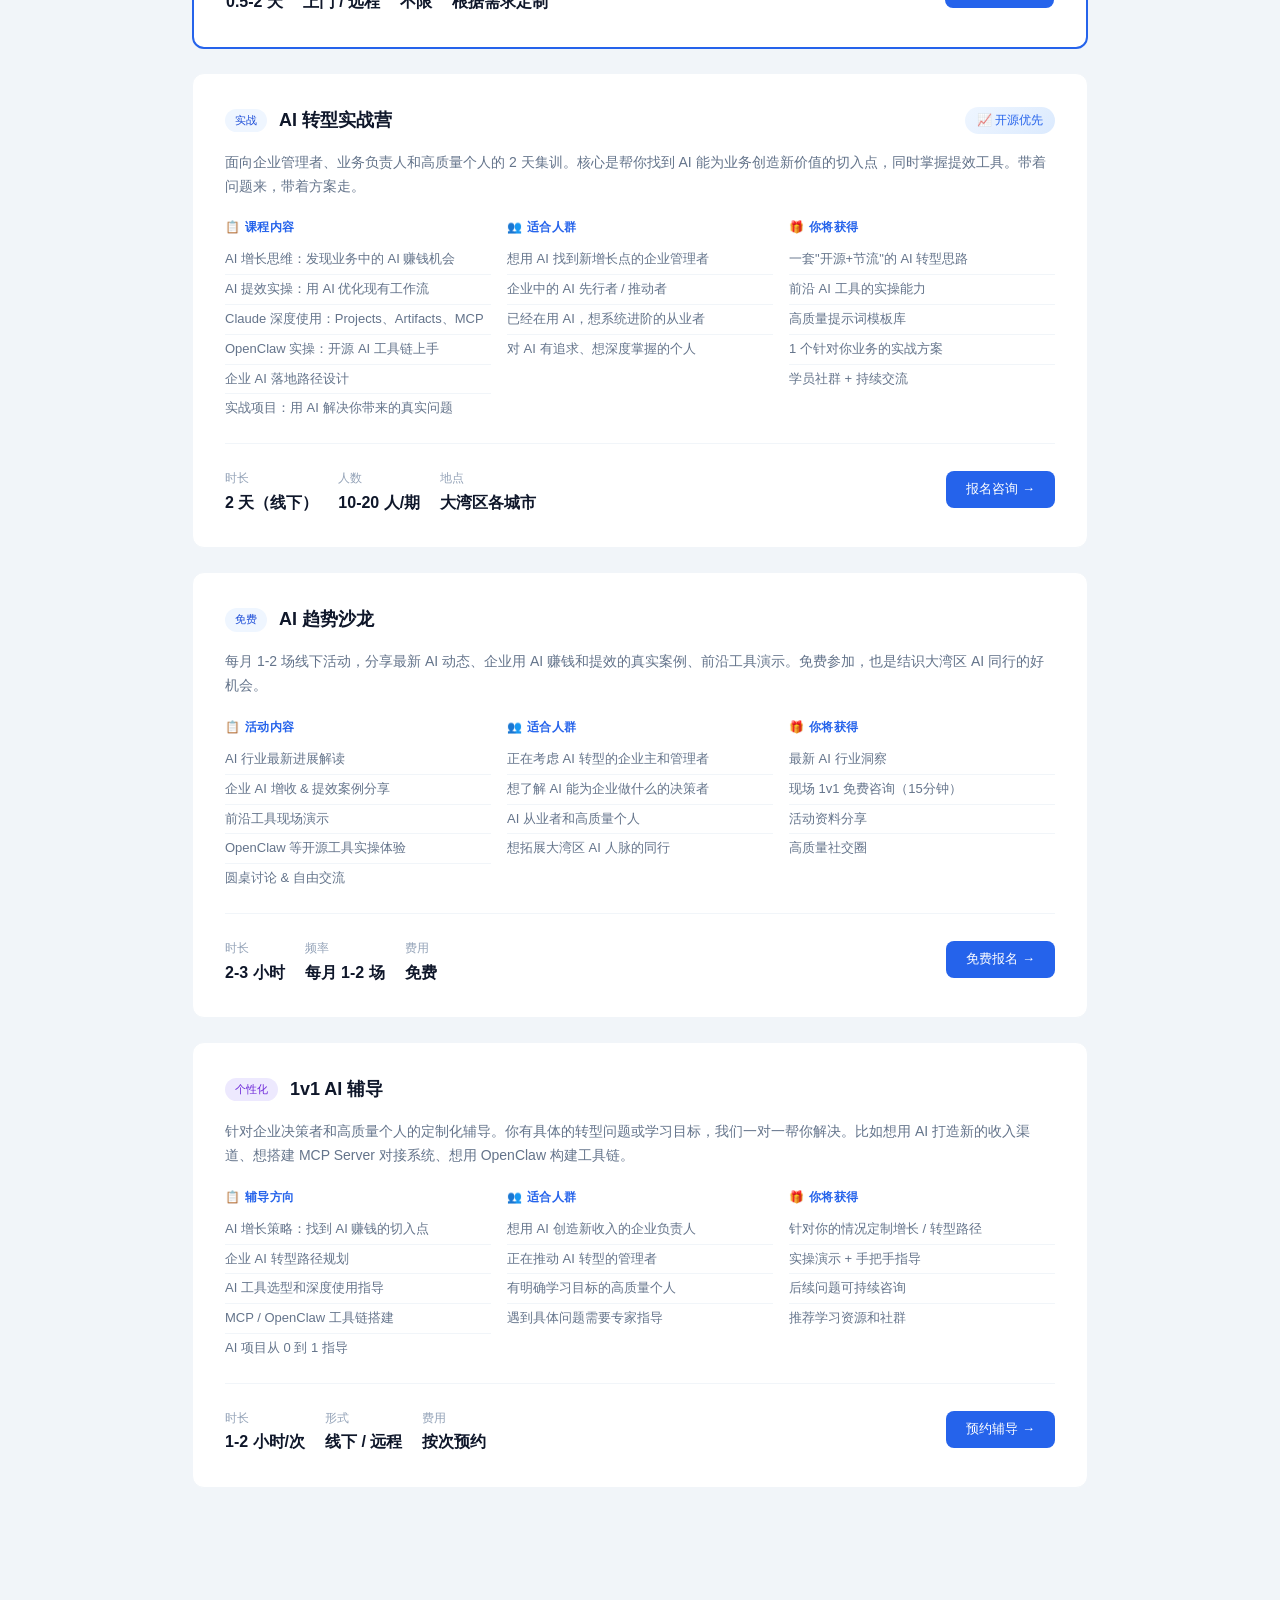
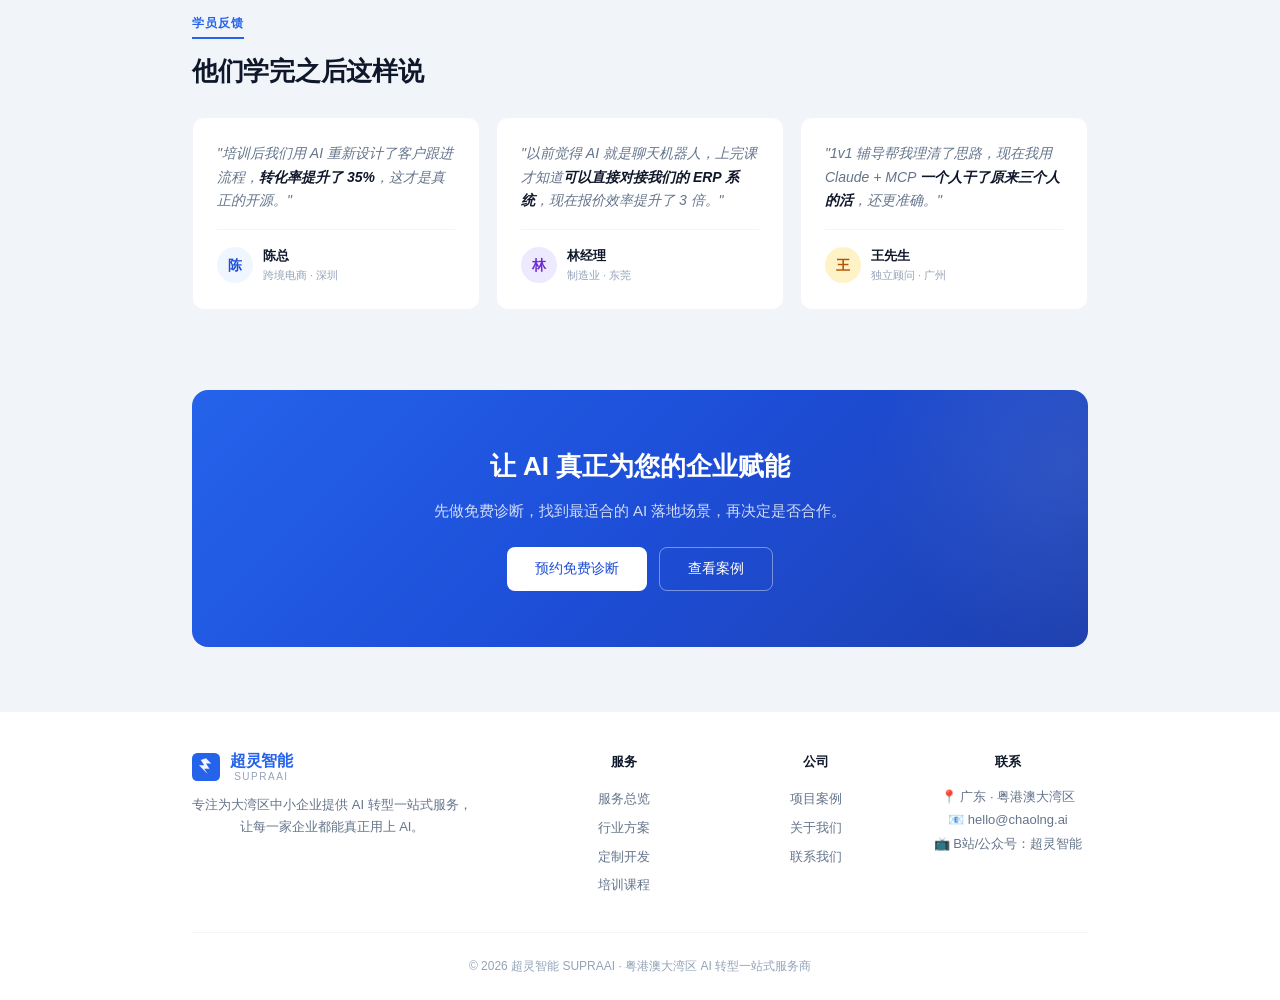
<file: pages/training.html>
<!DOCTYPE html>
<html lang="zh-CN">
<head>
  <meta charset="UTF-8" />
  <meta name="viewport" content="width=device-width, initial-scale=1.0" />
  <title>培训课程 | 超灵智能 SUPRAAI</title>
  <meta name="description" content="超灵智能 AI 培训：企业 AI 内训、AI 转型实战营、AI 趋势沙龙，帮助大湾区企业和个人掌握 Claude、Cursor、MCP、OpenClaw 等前沿工具，实现 AI 转型。" />
  <meta name="keywords" content="AI培训,企业AI内训,AI转型,Claude培训,Cursor培训,MCP培训,OpenClaw,大湾区AI,超灵智能" />
  <link rel="icon" type="image/svg+xml" href="../images/favicon.svg" />
  <link rel="stylesheet" href="../css/variables.css" />
  <link rel="stylesheet" href="../css/style.css" />
  <link rel="stylesheet" href="../css/pages.css" />
</head>
<body>

  <div id="shared-nav"></div>

  <main class="main-content">

    <div class="page-hero">
      <div class="badge">培训课程</div>
      <h1>AI 不只是省成本，更能帮你赚更多</h1>
      <p>大多数企业只想到用 AI 提效降本，但真正的价值在于：<strong>用 AI 开源（创造新收入）和节流（降低运营成本）双管齐下</strong>。我们帮大湾区企业和高质量个人，把这两件事都做到。</p>
    </div>

    <!-- 开源节流 价值主张 -->
    <section class="page-section fade-in">
      <div class="value-props-grid" style="margin-bottom:2.5rem;">
        <div class="value-card-blue">
          <div style="position:absolute;top:-20px;right:-20px;width:120px;height:120px;background:radial-gradient(circle,rgba(37,99,235,0.1) 0%,transparent 70%);pointer-events:none;"></div>
          <div style="font-size:32px;margin-bottom:12px;">📈</div>
          <h3 style="font-size:20px;font-weight:700;margin-bottom:8px;">开源 — 用 AI 帮企业赚更多</h3>
          <p style="font-size:14px;color:var(--color-text-secondary);line-height:1.7;margin-bottom:1rem;">AI 不只是省成本的工具。我们帮你找到 AI 能创造新收入的场景：智能获客、个性化推荐、AI 增值服务、数据驱动决策。</p>
          <div style="display:flex;flex-wrap:wrap;gap:8px;">
            <span class="value-tag">AI 智能获客</span>
            <span class="value-tag">个性化推荐</span>
            <span class="value-tag">AI 增值服务</span>
            <span class="value-tag">数据驱动决策</span>
          </div>
        </div>
        <div class="value-card-green">
          <div style="position:absolute;top:-20px;right:-20px;width:120px;height:120px;background:radial-gradient(circle,rgba(22,163,74,0.1) 0%,transparent 70%);pointer-events:none;"></div>
          <div style="font-size:32px;margin-bottom:12px;">⚡</div>
          <h3 style="font-size:20px;font-weight:700;margin-bottom:8px;">节流 — 用 AI 提升效率降成本</h3>
          <p style="font-size:14px;color:var(--color-text-secondary);line-height:1.7;margin-bottom:1rem;">用 AI 优化内部流程：自动化重复工作、提升团队协作效率、减少人为错误、降低运营成本。</p>
          <div style="display:flex;flex-wrap:wrap;gap:8px;">
            <span class="value-tag">工作流自动化</span>
            <span class="value-tag">AI 辅助办公</span>
            <span class="value-tag">智能质检</span>
            <span class="value-tag">降低运营成本</span>
          </div>
        </div>
      </div>
      <p style="text-align:center;font-size:14px;color:var(--color-text-secondary);margin-bottom:0;">我们的培训围绕这个核心理念设计 —— <strong style="color:var(--color-text-primary);">开源和节流并重，帮企业用 AI 实现全面增长。</strong></p>
    </section>

    <hr class="divider" />

    <section class="page-section fade-in">
      <div class="section-label">课程体系</div>
      <h2 class="section-title">四大课程，覆盖企业 AI 转型全路径</h2>
      <p class="section-sub">从企业团队赋能到个人深度学习，从免费沙龙到定制辅导，总有一款适合你。</p>

      <!-- 课程1：企业 AI 内训 -->
      <div class="detail-card" style="border:2px solid var(--brand-primary);">
        <div style="display:flex;align-items:center;gap:12px;margin-bottom:1rem;">
          <span class="tc-badge hot">核心</span>
          <h3 style="margin:0;">企业 AI 内训</h3>
          <span style="margin-left:auto;font-size:12px;padding:4px 12px;border-radius:var(--border-radius-full);background:linear-gradient(135deg,#EFF6FF,#DBEAFE);color:var(--brand-primary);font-weight:500;">📈 开源 + ⚡ 节流</span>
        </div>
        <p>上门量身定制，根据您的行业、业务场景和团队水平设计课程。帮团队发现 AI 能带来新收入的机会，同时教会他们用 AI 提升日常效率。</p>

        <div class="industry-detail-body" style="margin-top:1.25rem;">
          <div class="industry-detail-col">
            <h4>📋 可定制方向</h4>
            <ul>
              <li>全员 AI 工具普及（零基础友好）</li>
              <li>管理层 AI 战略认知与转型规划</li>
              <li>业务团队 AI 增长与获客实战</li>
              <li>技术团队 AI 开发实战</li>
              <li>行业专属 AI 应用场景实操</li>
            </ul>
          </div>
          <div class="industry-detail-col">
            <h4>🛠️ 涵盖工具（包含不限于）</h4>
            <ul>
              <li>大模型：Claude / ChatGPT / DeepSeek / Gemini 等</li>
              <li>AI 编程：Cursor / Windsurf / Kiro 等</li>
              <li>Agent & 工作流：Dify / Coze / n8n 等</li>
              <li>AI 连接器：MCP / OpenClaw</li>
              <li>音视频 & 图形：剪映 AI / Runway / Midjourney / Suno 等</li>
              <li>数字人 & 创意：数字人直播、AI 动漫故事、电商数字人等</li>
              <li>根据行业需求灵活调整</li>
            </ul>
          </div>
          <div class="industry-detail-col">
            <h4>🎁 企业将获得</h4>
            <ul>
              <li>AI 增长机会分析报告</li>
              <li>定制化培训方案和课件</li>
              <li>企业专属 AI 工具包和提示词库</li>
              <li>培训后 1 个月答疑支持</li>
              <li>可选：后续咨询/开发衔接</li>
            </ul>
          </div>
        </div>

        <div style="display:flex;align-items:center;gap:20px;margin-top:1.25rem;padding-top:1.25rem;border-top:1px solid var(--color-border-tertiary);flex-wrap:wrap;">
          <div><span style="font-size:12px;color:var(--color-text-tertiary);">时长</span><br/><strong>0.5-2 天</strong></div>
          <div><span style="font-size:12px;color:var(--color-text-tertiary);">形式</span><br/><strong>上门 / 远程</strong></div>
          <div><span style="font-size:12px;color:var(--color-text-tertiary);">人数</span><br/><strong>不限</strong></div>
          <div><span style="font-size:12px;color:var(--color-text-tertiary);">费用</span><br/><strong>根据需求定制</strong></div>
          <div style="margin-left:auto;"><a href="contact.html" class="btn-primary" style="display:inline-block;font-size:13px;padding:8px 20px;">咨询定制 →</a></div>
        </div>
      </div>

      <!-- 课程2：AI 转型实战营 -->
      <div class="detail-card">
        <div style="display:flex;align-items:center;gap:12px;margin-bottom:1rem;">
          <span class="tc-badge">实战</span>
          <h3 style="margin:0;">AI 转型实战营</h3>
          <span style="margin-left:auto;font-size:12px;padding:4px 12px;border-radius:var(--border-radius-full);background:linear-gradient(135deg,#EFF6FF,#DBEAFE);color:var(--brand-primary);font-weight:500;">📈 开源优先</span>
        </div>
        <p>面向企业管理者、业务负责人和高质量个人的 2 天集训。核心是帮你找到 AI 能为业务创造新价值的切入点，同时掌握提效工具。带着问题来，带着方案走。</p>

        <div class="industry-detail-body" style="margin-top:1.25rem;">
          <div class="industry-detail-col">
            <h4>📋 课程内容</h4>
            <ul>
              <li>AI 增长思维：发现业务中的 AI 赚钱机会</li>
              <li>AI 提效实操：用 AI 优化现有工作流</li>
              <li>Claude 深度使用：Projects、Artifacts、MCP</li>
              <li>OpenClaw 实操：开源 AI 工具链上手</li>
              <li>企业 AI 落地路径设计</li>
              <li>实战项目：用 AI 解决你带来的真实问题</li>
            </ul>
          </div>
          <div class="industry-detail-col">
            <h4>👥 适合人群</h4>
            <ul>
              <li>想用 AI 找到新增长点的企业管理者</li>
              <li>企业中的 AI 先行者 / 推动者</li>
              <li>已经在用 AI，想系统进阶的从业者</li>
              <li>对 AI 有追求、想深度掌握的个人</li>
            </ul>
          </div>
          <div class="industry-detail-col">
            <h4>🎁 你将获得</h4>
            <ul>
              <li>一套"开源+节流"的 AI 转型思路</li>
              <li>前沿 AI 工具的实操能力</li>
              <li>高质量提示词模板库</li>
              <li>1 个针对你业务的实战方案</li>
              <li>学员社群 + 持续交流</li>
            </ul>
          </div>
        </div>

        <div style="display:flex;align-items:center;gap:20px;margin-top:1.25rem;padding-top:1.25rem;border-top:1px solid var(--color-border-tertiary);flex-wrap:wrap;">
          <div><span style="font-size:12px;color:var(--color-text-tertiary);">时长</span><br/><strong>2 天（线下）</strong></div>
          <div><span style="font-size:12px;color:var(--color-text-tertiary);">人数</span><br/><strong>10-20 人/期</strong></div>
          <div><span style="font-size:12px;color:var(--color-text-tertiary);">地点</span><br/><strong>大湾区各城市</strong></div>
          <div style="margin-left:auto;"><a href="contact.html" class="btn-primary" style="display:inline-block;font-size:13px;padding:8px 20px;">报名咨询 →</a></div>
        </div>
      </div>

      <!-- 课程3：AI 趋势沙龙 -->
      <div class="detail-card">
        <div style="display:flex;align-items:center;gap:12px;margin-bottom:1rem;">
          <span class="tc-badge" style="background:var(--color-teal-bg);color:var(--color-teal-text);">免费</span>
          <h3 style="margin:0;">AI 趋势沙龙</h3>
        </div>
        <p>每月 1-2 场线下活动，分享最新 AI 动态、企业用 AI 赚钱和提效的真实案例、前沿工具演示。免费参加，也是结识大湾区 AI 同行的好机会。</p>

        <div class="industry-detail-body" style="margin-top:1.25rem;">
          <div class="industry-detail-col">
            <h4>📋 活动内容</h4>
            <ul>
              <li>AI 行业最新进展解读</li>
              <li>企业 AI 增收 & 提效案例分享</li>
              <li>前沿工具现场演示</li>
              <li>OpenClaw 等开源工具实操体验</li>
              <li>圆桌讨论 & 自由交流</li>
            </ul>
          </div>
          <div class="industry-detail-col">
            <h4>👥 适合人群</h4>
            <ul>
              <li>正在考虑 AI 转型的企业主和管理者</li>
              <li>想了解 AI 能为企业做什么的决策者</li>
              <li>AI 从业者和高质量个人</li>
              <li>想拓展大湾区 AI 人脉的同行</li>
            </ul>
          </div>
          <div class="industry-detail-col">
            <h4>🎁 你将获得</h4>
            <ul>
              <li>最新 AI 行业洞察</li>
              <li>现场 1v1 免费咨询（15分钟）</li>
              <li>活动资料分享</li>
              <li>高质量社交圈</li>
            </ul>
          </div>
        </div>

        <div style="display:flex;align-items:center;gap:20px;margin-top:1.25rem;padding-top:1.25rem;border-top:1px solid var(--color-border-tertiary);flex-wrap:wrap;">
          <div><span style="font-size:12px;color:var(--color-text-tertiary);">时长</span><br/><strong>2-3 小时</strong></div>
          <div><span style="font-size:12px;color:var(--color-text-tertiary);">频率</span><br/><strong>每月 1-2 场</strong></div>
          <div><span style="font-size:12px;color:var(--color-text-tertiary);">费用</span><br/><strong>免费</strong></div>
          <div style="margin-left:auto;"><a href="contact.html" class="btn-primary" style="display:inline-block;font-size:13px;padding:8px 20px;">免费报名 →</a></div>
        </div>
      </div>

      <!-- 课程4：1v1 AI 辅导 -->
      <div class="detail-card">
        <div style="display:flex;align-items:center;gap:12px;margin-bottom:1rem;">
          <span class="tc-badge" style="background:var(--color-purple-bg);color:var(--color-purple-text);">个性化</span>
          <h3 style="margin:0;">1v1 AI 辅导</h3>
        </div>
        <p>针对企业决策者和高质量个人的定制化辅导。你有具体的转型问题或学习目标，我们一对一帮你解决。比如想用 AI 打造新的收入渠道、想搭建 MCP Server 对接系统、想用 OpenClaw 构建工具链。</p>

        <div class="industry-detail-body" style="margin-top:1.25rem;">
          <div class="industry-detail-col">
            <h4>📋 辅导方向</h4>
            <ul>
              <li>AI 增长策略：找到 AI 赚钱的切入点</li>
              <li>企业 AI 转型路径规划</li>
              <li>AI 工具选型和深度使用指导</li>
              <li>MCP / OpenClaw 工具链搭建</li>
              <li>AI 项目从 0 到 1 指导</li>
            </ul>
          </div>
          <div class="industry-detail-col">
            <h4>👥 适合人群</h4>
            <ul>
              <li>想用 AI 创造新收入的企业负责人</li>
              <li>正在推动 AI 转型的管理者</li>
              <li>有明确学习目标的高质量个人</li>
              <li>遇到具体问题需要专家指导</li>
            </ul>
          </div>
          <div class="industry-detail-col">
            <h4>🎁 你将获得</h4>
            <ul>
              <li>针对你的情况定制增长 / 转型路径</li>
              <li>实操演示 + 手把手指导</li>
              <li>后续问题可持续咨询</li>
              <li>推荐学习资源和社群</li>
            </ul>
          </div>
        </div>

        <div style="display:flex;align-items:center;gap:20px;margin-top:1.25rem;padding-top:1.25rem;border-top:1px solid var(--color-border-tertiary);flex-wrap:wrap;">
          <div><span style="font-size:12px;color:var(--color-text-tertiary);">时长</span><br/><strong>1-2 小时/次</strong></div>
          <div><span style="font-size:12px;color:var(--color-text-tertiary);">形式</span><br/><strong>线下 / 远程</strong></div>
          <div><span style="font-size:12px;color:var(--color-text-tertiary);">费用</span><br/><strong>按次预约</strong></div>
          <div style="margin-left:auto;"><a href="contact.html" class="btn-primary" style="display:inline-block;font-size:13px;padding:8px 20px;">预约辅导 →</a></div>
        </div>
      </div>

    </section>

    <!-- 学员反馈 / 社会证明 -->
    <hr class="divider" />
    <section class="page-section fade-in">
      <div class="section-label">学员反馈</div>
      <h2 class="section-title">他们学完之后这样说</h2>
      <div class="testimonials-grid" style="margin-top:1.5rem;">
        <div class="testimonial-card">
          <p style="font-size:14px;color:var(--color-text-secondary);line-height:1.7;margin-bottom:1rem;font-style:italic;">"培训后我们用 AI 重新设计了客户跟进流程，<strong style="color:var(--color-text-primary);">转化率提升了 35%</strong>，这才是真正的开源。"</p>
          <div style="display:flex;align-items:center;gap:10px;padding-top:1rem;border-top:1px solid var(--color-border-tertiary);">
            <div style="width:36px;height:36px;border-radius:50%;background:var(--color-teal-bg);display:flex;align-items:center;justify-content:center;font-size:14px;font-weight:700;color:var(--color-teal-text);">陈</div>
            <div><div style="font-size:13px;font-weight:600;">陈总</div><div style="font-size:11px;color:var(--color-text-tertiary);">跨境电商 · 深圳</div></div>
          </div>
        </div>
        <div class="testimonial-card">
          <p style="font-size:14px;color:var(--color-text-secondary);line-height:1.7;margin-bottom:1rem;font-style:italic;">"以前觉得 AI 就是聊天机器人，上完课才知道<strong style="color:var(--color-text-primary);">可以直接对接我们的 ERP 系统</strong>，现在报价效率提升了 3 倍。"</p>
          <div style="display:flex;align-items:center;gap:10px;padding-top:1rem;border-top:1px solid var(--color-border-tertiary);">
            <div style="width:36px;height:36px;border-radius:50%;background:var(--color-purple-bg);display:flex;align-items:center;justify-content:center;font-size:14px;font-weight:700;color:var(--color-purple-text);">林</div>
            <div><div style="font-size:13px;font-weight:600;">林经理</div><div style="font-size:11px;color:var(--color-text-tertiary);">制造业 · 东莞</div></div>
          </div>
        </div>
        <div class="testimonial-card">
          <p style="font-size:14px;color:var(--color-text-secondary);line-height:1.7;margin-bottom:1rem;font-style:italic;">"1v1 辅导帮我理清了思路，现在我用 Claude + MCP <strong style="color:var(--color-text-primary);">一个人干了原来三个人的活</strong>，还更准确。"</p>
          <div style="display:flex;align-items:center;gap:10px;padding-top:1rem;border-top:1px solid var(--color-border-tertiary);">
            <div style="width:36px;height:36px;border-radius:50%;background:var(--color-amber-bg);display:flex;align-items:center;justify-content:center;font-size:14px;font-weight:700;color:var(--color-amber-text);">王</div>
            <div><div style="font-size:13px;font-weight:600;">王先生</div><div style="font-size:11px;color:var(--color-text-tertiary);">独立顾问 · 广州</div></div>
          </div>
        </div>
      </div>
    </section>

    <div id="shared-cta"></div>
  </main>

  <div id="shared-footer"></div>

  <script src="../js/main.js"></script>
  <script src="../js/components.js"></script>
</body>
</html>
</file>
<file: css/variables.css>
/* ========================================
   超灵智能 - CSS Design Tokens / Variables
   Deep Blue Theme
   ======================================== */

:root {
  /* === Brand Colors (Deep Blue) === */
  --brand-primary: #2563EB;
  --brand-primary-dark: #1D4ED8;
  --brand-primary-darker: #1E3A5F;
  --brand-primary-light: #EFF6FF;
  --brand-gradient: linear-gradient(135deg, #2563EB 0%, #1D4ED8 50%, #1E40AF 100%);
  --brand-glow: rgba(37, 99, 235, 0.3);

  /* === Semantic Colors === */
  --color-teal-bg: #EFF6FF;
  --color-teal-text: #1D4ED8;
  --color-blue-bg: #E0F2FE;
  --color-blue-text: #0369A1;
  --color-purple-bg: #EDE9FE;
  --color-purple-text: #6D28D9;
  --color-amber-bg: #FEF3C7;
  --color-amber-text: #B45309;

  /* === Light Theme (Default) === */
  --color-background-primary: #ffffff;
  --color-background-secondary: #F8FAFC;
  --color-background-tertiary: #F1F5F9;

  --color-text-primary: #0F172A;
  --color-text-secondary: #64748B;
  --color-text-tertiary: #94A3B8;

  --color-border-primary: #CBD5E1;
  --color-border-secondary: #E2E8F0;
  --color-border-tertiary: #F1F5F9;

  /* === Typography === */
  --font-sans: -apple-system, BlinkMacSystemFont, "Segoe UI", "PingFang SC",
    "Hiragino Sans GB", "Microsoft YaHei", "Helvetica Neue", Helvetica, Arial,
    sans-serif;
  --font-mono: "SF Mono", "Fira Code", "Fira Mono", "Roboto Mono", monospace;

  /* === Spacing === */
  --spacing-xs: 4px;
  --spacing-sm: 8px;
  --spacing-md: 16px;
  --spacing-lg: 24px;
  --spacing-xl: 32px;
  --spacing-2xl: 48px;
  --spacing-3xl: 64px;

  /* === Border Radius === */
  --border-radius-sm: 4px;
  --border-radius-md: 8px;
  --border-radius-lg: 12px;
  --border-radius-xl: 16px;
  --border-radius-full: 100px;

  /* === Shadows === */
  --shadow-sm: 0 1px 2px rgba(15, 23, 42, 0.04);
  --shadow-md: 0 2px 8px rgba(15, 23, 42, 0.06);
  --shadow-lg: 0 4px 16px rgba(15, 23, 42, 0.08);
  --shadow-xl: 0 8px 32px rgba(15, 23, 42, 0.1);
  --shadow-blue: 0 4px 14px rgba(37, 99, 235, 0.25);

  /* === Transitions === */
  --transition-fast: 150ms ease;
  --transition-base: 250ms ease;
  --transition-slow: 400ms ease;

  /* === Layout === */
  --max-width: 960px;
  --nav-height: 64px;
}

/* === Dark Theme (Deep Blue) === */
@media (prefers-color-scheme: dark) {
  :root {
    --color-background-primary: #0F172A;
    --color-background-secondary: #1E293B;
    --color-background-tertiary: #0B1120;

    --color-text-primary: #E2E8F0;
    --color-text-secondary: #94A3B8;
    --color-text-tertiary: #64748B;

    --color-border-primary: #334155;
    --color-border-secondary: #1E293B;
    --color-border-tertiary: #1E293B;

    --brand-primary: #3B82F6;
    --brand-primary-dark: #2563EB;
    --brand-primary-darker: #1E3A5F;
    --brand-primary-light: rgba(59, 130, 246, 0.15);
    --brand-glow: rgba(59, 130, 246, 0.2);

    --color-teal-bg: rgba(37, 99, 235, 0.15);
    --color-teal-text: #60A5FA;
    --color-blue-bg: rgba(3, 105, 161, 0.15);
    --color-blue-text: #7DD3FC;
    --color-purple-bg: rgba(109, 40, 217, 0.15);
    --color-purple-text: #A78BFA;
    --color-amber-bg: rgba(180, 83, 9, 0.15);
    --color-amber-text: #FBBF24;

    --shadow-sm: 0 1px 2px rgba(0, 0, 0, 0.3);
    --shadow-md: 0 2px 8px rgba(0, 0, 0, 0.35);
    --shadow-lg: 0 4px 16px rgba(0, 0, 0, 0.4);
    --shadow-xl: 0 8px 32px rgba(0, 0, 0, 0.5);
    --shadow-blue: 0 4px 14px rgba(59, 130, 246, 0.2);
  }
}
</file>
<file: css/style.css>
/* ========================================
   超灵智能 - Main Stylesheet
   Deep Blue Theme v2.0
   ======================================== */

/* === Reset & Base === */
*, *::before, *::after { box-sizing: border-box; margin: 0; padding: 0; }
html { scroll-behavior: smooth; -webkit-text-size-adjust: 100%; }
body {
  font-family: var(--font-sans);
  color: var(--color-text-primary);
  background: var(--color-background-tertiary);
  line-height: 1.6;
  -webkit-font-smoothing: antialiased;
  -moz-osx-font-smoothing: grayscale;
}
a { text-decoration: none; color: inherit; }
img { max-width: 100%; height: auto; display: block; }
button { font-family: inherit; cursor: pointer; }
ul { list-style: none; }

.fade-in { opacity: 0; transform: translateY(24px); transition: opacity 0.6s ease, transform 0.6s ease; }
.fade-in.visible { opacity: 1; transform: translateY(0); }

/* === Navigation === */
.nav {
  border-bottom: 0.5px solid var(--color-border-tertiary);
  padding: 0 2rem; display: flex; align-items: center; justify-content: space-between;
  height: var(--nav-height); position: sticky; top: 0; z-index: 100;
  transition: box-shadow var(--transition-base);
  backdrop-filter: blur(12px); background: rgba(255,255,255,0.85);
}
@media (prefers-color-scheme: dark) { .nav { background: rgba(15,23,42,0.9); } }
.nav.scrolled { box-shadow: var(--shadow-md); }
.logo { font-size: 20px; font-weight: 700; color: var(--color-text-primary); letter-spacing: -0.5px; }
.logo span { color: var(--brand-primary); }
.nav-links { display: flex; gap: 1.5rem; }
.nav-links a { font-size: 15px; color: var(--color-text-secondary); cursor: pointer; padding: 4px 0; position: relative; transition: color var(--transition-fast); font-weight: 500; letter-spacing: 0.02em; }
.nav-links a::after { content: ""; position: absolute; bottom: -2px; left: 0; width: 0; height: 2px; background: var(--brand-primary); transition: width var(--transition-base); border-radius: 1px; }
.nav-links a:hover, .nav-links a.active { color: var(--color-text-primary); }
.nav-links a:hover::after, .nav-links a.active::after { width: 100%; }
.nav-cta { background: var(--brand-primary); color: #fff; border: none; padding: 10px 22px; border-radius: var(--border-radius-md); font-size: 14px; font-weight: 500; transition: background var(--transition-fast), transform var(--transition-fast), box-shadow var(--transition-fast); }
.nav-cta:hover { background: var(--brand-primary-dark); transform: translateY(-1px); box-shadow: var(--shadow-blue); }
.nav-toggle { display: none; background: none; border: none; padding: 8px; cursor: pointer; flex-direction: column; gap: 5px; }
.nav-toggle span { display: block; width: 22px; height: 2px; background: var(--color-text-primary); border-radius: 2px; transition: all var(--transition-base); }
.nav-toggle.open span:nth-child(1) { transform: rotate(45deg) translate(5px, 5px); }
.nav-toggle.open span:nth-child(2) { opacity: 0; }
.nav-toggle.open span:nth-child(3) { transform: rotate(-45deg) translate(5px, -5px); }

/* === Hero === */
.hero { padding: 5rem 2rem 4rem; max-width: 900px; margin: 0 auto; text-align: center; position: relative; }
.hero::before { content: ""; position: absolute; top: -60px; left: 50%; transform: translateX(-50%); width: 600px; height: 600px; background: radial-gradient(circle, var(--brand-glow) 0%, transparent 70%); pointer-events: none; z-index: -1; }
.badge { display: inline-block; background: var(--color-teal-bg); color: var(--color-teal-text); font-size: 12px; padding: 5px 16px; border-radius: var(--border-radius-full); margin-bottom: 1.5rem; font-weight: 600; border: 1px solid rgba(37,99,235,0.15); }
.hero h1 { font-size: 46px; font-weight: 700; line-height: 1.25; margin-bottom: 1.25rem; letter-spacing: -0.5px; }
.hero h1 em { font-style: normal; background: linear-gradient(135deg, var(--brand-primary), #60A5FA); -webkit-background-clip: text; -webkit-text-fill-color: transparent; background-clip: text; }
.hero p { font-size: 16px; color: var(--color-text-secondary); line-height: 1.7; max-width: 580px; margin: 0 auto 2rem; }
.hero-btns { display: flex; gap: 12px; justify-content: center; flex-wrap: wrap; }

/* === Buttons === */
.btn-primary { background: var(--brand-primary); color: #fff; border: none; padding: 12px 28px; border-radius: var(--border-radius-md); font-size: 15px; font-weight: 500; transition: all var(--transition-fast); }
.btn-primary:hover { background: var(--brand-primary-dark); transform: translateY(-1px); box-shadow: var(--shadow-blue); }
.btn-secondary { background: transparent; color: var(--color-text-primary); border: 1px solid var(--color-border-secondary); padding: 12px 28px; border-radius: var(--border-radius-md); font-size: 15px; transition: all var(--transition-fast); }
.btn-secondary:hover { border-color: var(--brand-primary); color: var(--brand-primary); transform: translateY(-1px); }
.btn-white { background: #fff; color: var(--brand-primary-dark); border: none; padding: 12px 28px; border-radius: var(--border-radius-md); font-size: 14px; font-weight: 500; transition: all var(--transition-fast); }
.btn-white:hover { transform: translateY(-1px); box-shadow: 0 4px 12px rgba(0,0,0,0.15); }
.btn-outline-white { background: transparent; color: #fff; border: 1px solid rgba(255,255,255,0.4); padding: 12px 28px; border-radius: var(--border-radius-md); font-size: 14px; transition: all var(--transition-fast); }
.btn-outline-white:hover { background: rgba(255,255,255,0.1); border-color: rgba(255,255,255,0.7); transform: translateY(-1px); }

/* === Stats === */
.stats { display: flex; gap: 2.5rem; justify-content: center; margin-top: 3rem; flex-wrap: wrap; }
.stat-item { text-align: center; }
.stat-num { font-size: 30px; font-weight: 700; color: var(--brand-primary); }
.stat-label { font-size: 12px; color: var(--color-text-secondary); margin-top: 4px; }

/* === Sections === */
.main-content { padding: 0 1rem; }
section { padding: 4rem 2rem; max-width: var(--max-width); margin: 0 auto; }
.section-anchor { scroll-margin-top: calc(var(--nav-height) + 8px); }
.section-label { font-size: 12px; font-weight: 600; color: var(--brand-primary); letter-spacing: 0.08em; text-transform: uppercase; margin-bottom: 0.75rem; display: inline-block; padding-bottom: 4px; border-bottom: 2px solid var(--brand-primary); }
.section-title { font-size: 30px; font-weight: 700; margin-bottom: 0.75rem; letter-spacing: -0.3px; }
.section-sub { font-size: 16px; color: var(--color-text-secondary); line-height: 1.7; margin-bottom: 2.5rem; }
.divider { border: none; border-top: 0.5px solid var(--color-border-tertiary); margin: 0; max-width: var(--max-width); margin-left: auto; margin-right: auto; }

/* === Cards === */
.cards-3 { display: grid; grid-template-columns: repeat(3, minmax(0,1fr)); gap: 16px; }
.card { background: var(--color-background-primary); border: 1px solid var(--color-border-tertiary); border-radius: var(--border-radius-lg); padding: 1.5rem; transition: all var(--transition-base); }
.card:hover { transform: translateY(-3px); box-shadow: var(--shadow-lg); border-color: var(--brand-primary); }
.card-icon { width: 42px; height: 42px; border-radius: var(--border-radius-md); display: flex; align-items: center; justify-content: center; margin-bottom: 1rem; font-size: 18px; }
.card-icon.teal { background: var(--color-teal-bg); }
.card-icon.blue { background: var(--color-blue-bg); }
.card-icon.purple { background: var(--color-purple-bg); }
.card-icon.amber { background: var(--color-amber-bg); }
.card h3 { font-size: 15px; font-weight: 600; margin-bottom: 8px; }
.card p { font-size: 13px; color: var(--color-text-secondary); line-height: 1.7; }

/* === Tags === */
.tag { display: inline-block; font-size: 11px; padding: 3px 10px; border-radius: var(--border-radius-full); font-weight: 500; }
.tag.teal { background: var(--color-teal-bg); color: var(--color-teal-text); }
.tag.blue { background: var(--color-blue-bg); color: var(--color-blue-text); }
.tag.purple { background: var(--color-purple-bg); color: var(--color-purple-text); }
.tag.amber { background: var(--color-amber-bg); color: var(--color-amber-text); }
.card .tag { margin-top: 12px; }

/* === Service Rows === */
.service-row { display: grid; grid-template-columns: 1fr 1fr; gap: 40px; align-items: center; margin-bottom: 4rem; }
.service-row.reverse { direction: rtl; }
.service-row.reverse > * { direction: ltr; }
.service-content h3 { font-size: 20px; font-weight: 600; margin-bottom: 0.75rem; }
.service-content p { font-size: 14px; color: var(--color-text-secondary); line-height: 1.7; margin-bottom: 1rem; }
.service-content ul { padding-left: 0; }
.service-content li { font-size: 13px; color: var(--color-text-secondary); padding: 6px 0; border-bottom: 0.5px solid var(--color-border-tertiary); display: flex; align-items: flex-start; gap: 8px; }
.service-content li:last-child { border-bottom: none; }
.li-dot { width: 6px; height: 6px; border-radius: 50%; background: var(--brand-primary); flex-shrink: 0; margin-top: 7px; }
.service-visual { background: var(--color-background-primary); border: 1px solid var(--color-border-tertiary); border-radius: var(--border-radius-lg); padding: 1.5rem; min-height: 200px; transition: all var(--transition-base); }
.service-visual:hover { box-shadow: var(--shadow-md); border-color: var(--color-border-secondary); }
.sv-label { font-size: 12px; color: var(--color-text-secondary); margin-bottom: 12px; }
.sv-item { background: var(--color-background-secondary); border-radius: var(--border-radius-md); padding: 10px 14px; margin-bottom: 8px; font-size: 13px; }
.sv-item:last-child { margin-bottom: 0; }
.sv-highlight { background: var(--color-teal-bg); border-radius: var(--border-radius-md); padding: 10px 14px; margin-bottom: 8px; font-size: 13px; color: var(--brand-primary-dark); }
.sv-step { background: var(--color-background-secondary); border-radius: 6px; padding: 8px 12px; font-size: 12px; display: flex; align-items: center; gap: 8px; }
.sv-step-num { color: var(--brand-primary); font-weight: 600; }
.sv-success { background: var(--color-teal-bg); border-radius: 6px; padding: 8px 12px; font-size: 12px; color: var(--brand-primary-dark); display: flex; align-items: center; gap: 8px; }
.sv-tags { display: flex; flex-wrap: wrap; gap: 8px; }
.sv-budget { margin-top: 16px; padding: 10px 14px; background: var(--color-background-secondary); border-radius: var(--border-radius-md); }
.sv-budget-label { font-size: 12px; color: var(--color-text-secondary); margin-bottom: 6px; }
.sv-budget-item { font-size: 14px; font-weight: 500; }

/* === Cases === */
.cases-grid { display: grid; grid-template-columns: repeat(2, 1fr); gap: 16px; }
.case-card { background: var(--color-background-primary); border: 1px solid var(--color-border-tertiary); border-radius: var(--border-radius-lg); padding: 1.5rem; transition: all var(--transition-base); position: relative; overflow: hidden; }
.case-card::before { content: ""; position: absolute; top: 0; left: 0; right: 0; height: 3px; background: var(--brand-gradient); opacity: 0; transition: opacity var(--transition-base); }
.case-card:hover { transform: translateY(-3px); box-shadow: var(--shadow-lg); border-color: var(--brand-primary); }
.case-card:hover::before { opacity: 1; }
.case-header { display: flex; align-items: center; gap: 12px; margin-bottom: 12px; }
.case-icon { width: 42px; height: 42px; border-radius: var(--border-radius-md); display: flex; align-items: center; justify-content: center; font-size: 20px; flex-shrink: 0; }
.case-header-text h3 { font-size: 15px; font-weight: 600; margin-bottom: 2px; }
.case-header-text .case-industry { font-size: 11px; color: var(--color-text-tertiary); }
.case-card > p { font-size: 13px; color: var(--color-text-secondary); line-height: 1.7; margin-bottom: 16px; }
.case-metrics { display: flex; gap: 16px; padding-top: 12px; border-top: 1px solid var(--color-border-tertiary); }
.case-metric { text-align: center; flex: 1; }
.case-metric .metric-value { font-size: 20px; font-weight: 700; color: var(--brand-primary); line-height: 1.2; }
.case-metric .metric-label { font-size: 11px; color: var(--color-text-tertiary); margin-top: 2px; }

/* === MCP & Skill === */
.mcp-hero { background: var(--color-background-primary); border: 1px solid var(--color-border-tertiary); border-radius: var(--border-radius-xl); padding: 2rem; margin-bottom: 2rem; display: grid; grid-template-columns: 1fr 1fr; gap: 2.5rem; align-items: center; position: relative; overflow: hidden; }
.mcp-hero::before { content: ""; position: absolute; top: -80px; right: -80px; width: 250px; height: 250px; background: radial-gradient(circle, var(--brand-glow) 0%, transparent 70%); pointer-events: none; }
.mcp-hero-content h3 { font-size: 22px; font-weight: 700; margin-bottom: 0.75rem; letter-spacing: -0.3px; }
.mcp-hero-content p { font-size: 14px; color: var(--color-text-secondary); line-height: 1.7; margin-bottom: 1rem; }
.mcp-hero-content .mcp-tech-tags { display: flex; flex-wrap: wrap; gap: 6px; }
.mcp-hero-content .mcp-tech-tag { font-size: 11px; padding: 3px 10px; border-radius: var(--border-radius-full); background: var(--color-teal-bg); color: var(--color-teal-text); font-weight: 500; font-family: var(--font-mono); }
.mcp-code-visual { background: var(--color-background-secondary); border-radius: var(--border-radius-lg); padding: 1.25rem; font-family: var(--font-mono); font-size: 12px; line-height: 1.8; color: var(--color-text-secondary); }
.mcp-code-visual .code-line { display: block; }
.mcp-code-visual .code-keyword { color: var(--brand-primary); font-weight: 600; }
.mcp-code-visual .code-string { color: #16A34A; }
.mcp-code-visual .code-comment { color: var(--color-text-tertiary); font-style: italic; }
@media (prefers-color-scheme: dark) { .mcp-code-visual .code-string { color: #4ADE80; } }
.mcp-cards { display: grid; grid-template-columns: repeat(3, 1fr); gap: 16px; }
.mcp-card { background: var(--color-background-primary); border: 1px solid var(--color-border-tertiary); border-radius: var(--border-radius-lg); padding: 1.5rem; transition: all var(--transition-base); }
.mcp-card:hover { transform: translateY(-3px); box-shadow: var(--shadow-lg); border-color: var(--brand-primary); }
.mcp-card-icon { width: 42px; height: 42px; border-radius: var(--border-radius-md); display: flex; align-items: center; justify-content: center; margin-bottom: 1rem; font-size: 18px; background: var(--color-teal-bg); }
.mcp-card h4 { font-size: 15px; font-weight: 600; margin-bottom: 8px; }
.mcp-card p { font-size: 13px; color: var(--color-text-secondary); line-height: 1.7; max-height: 0; overflow: hidden; opacity: 0; margin: 0; transition: all 0.3s ease; }
.mcp-card:hover p { max-height: 60px; opacity: 1; margin-top: 8px; }
.mcp-card ul { padding: 0; }
.mcp-card li { font-size: 12px; color: var(--color-text-secondary); padding: 3px 0; display: flex; align-items: center; gap: 6px; }

/* === Training === */
.training-grid { display: grid; grid-template-columns: repeat(4, 1fr); gap: 16px; }
.training-card { background: var(--color-background-primary); border: 1px solid var(--color-border-tertiary); border-radius: var(--border-radius-lg); padding: 1.25rem; transition: all var(--transition-base); display: flex; flex-direction: column; }
.training-card:hover { transform: translateY(-2px); box-shadow: var(--shadow-md); }
.training-card.featured { border: 2px solid var(--brand-primary); box-shadow: var(--shadow-blue); }
.training-card .tc-head { margin-bottom: 0.75rem; }
.tc-badge { font-size: 11px; background: var(--color-teal-bg); color: var(--color-teal-text); padding: 3px 10px; border-radius: var(--border-radius-full); font-weight: 500; }
.tc-badge.hot { background: var(--color-amber-bg); color: var(--color-amber-text); }
.training-card h3 { font-size: 14px; font-weight: 600; margin-bottom: 6px; margin-top: 8px; }
.training-card p { font-size: 12.5px; color: var(--color-text-secondary); line-height: 1.6; margin-bottom: 10px; }
.training-card li { font-size: 12px; color: var(--color-text-secondary); padding: 3px 0; }
.tc-price { font-size: 18px; font-weight: 700; color: var(--brand-primary); }
.tc-price span { font-size: 12px; color: var(--color-text-secondary); font-weight: 400; }
.tc-action { margin-top: auto; padding-top: 12px; }
.tc-action a { font-size: 12.5px; color: var(--brand-primary); font-weight: 500; cursor: pointer; transition: color var(--transition-fast); display: inline-flex; align-items: center; gap: 4px; }
.tc-action a:hover { color: var(--brand-primary-dark); }

/* === Team === */
.team-grid { display: grid; grid-template-columns: repeat(3, minmax(0,1fr)); gap: 16px; }
.team-card { background: var(--color-background-primary); border: 1px solid var(--color-border-tertiary); border-radius: var(--border-radius-lg); padding: 1.5rem; text-align: center; transition: all var(--transition-base); }
.team-card:hover { transform: translateY(-2px); box-shadow: var(--shadow-md); }
.avatar { width: 56px; height: 56px; border-radius: 50%; background: var(--color-teal-bg); display: flex; align-items: center; justify-content: center; margin: 0 auto 12px; font-size: 20px; font-weight: 700; color: var(--color-teal-text); }
.team-card h4 { font-size: 15px; font-weight: 600; margin-bottom: 4px; }
.team-card .role { font-size: 12px; color: var(--brand-primary); margin-bottom: 8px; font-weight: 500; }
.team-card p { font-size: 12px; color: var(--color-text-secondary); line-height: 1.6; }
.tech-stack { margin-top: 2rem; background: var(--color-background-primary); border: 1px solid var(--color-border-tertiary); border-radius: var(--border-radius-lg); padding: 1.5rem; }
.tech-stack-title { font-size: 14px; font-weight: 600; margin-bottom: 1rem; }
.tech-stack-tags { display: flex; flex-wrap: wrap; gap: 8px; }

/* === CTA === */
.cta-section { background: var(--brand-gradient); border-radius: var(--border-radius-xl); padding: 3.5rem; text-align: center; margin: 2rem 0; position: relative; overflow: hidden; }
.cta-section::before { content: ""; position: absolute; top: -50%; right: -20%; width: 400px; height: 400px; background: radial-gradient(circle, rgba(255,255,255,0.08) 0%, transparent 70%); pointer-events: none; }
.cta-section h2 { color: #fff; font-size: 26px; font-weight: 700; margin-bottom: 0.75rem; }
.cta-section p { color: rgba(255,255,255,0.8); font-size: 15px; margin-bottom: 1.5rem; }
.cta-btns { display: flex; gap: 12px; justify-content: center; flex-wrap: wrap; }

/* === Contact === */
.contact-grid { display: grid; grid-template-columns: 1fr 1fr; gap: 40px; }
.contact-info h3 { font-size: 18px; font-weight: 600; margin-bottom: 1rem; }
.contact-info > p { font-size: 14px; color: var(--color-text-secondary); line-height: 1.7; margin-bottom: 1.5rem; }
.contact-item { display: flex; gap: 10px; align-items: flex-start; margin-bottom: 12px; }
.ci-icon { width: 36px; height: 36px; background: var(--color-teal-bg); border-radius: 8px; display: flex; align-items: center; justify-content: center; flex-shrink: 0; font-size: 16px; }
.ci-text { font-size: 13px; color: var(--color-text-secondary); line-height: 1.6; }
.ci-text strong { color: var(--color-text-primary); }
.contact-form { background: var(--color-background-primary); border: 1px solid var(--color-border-tertiary); border-radius: var(--border-radius-lg); padding: 1.5rem; }
.contact-form h3 { font-size: 16px; font-weight: 600; margin-bottom: 1.25rem; }
.form-group { margin-bottom: 14px; }
.form-group label { font-size: 12px; color: var(--color-text-secondary); display: block; margin-bottom: 6px; }
.form-group input, .form-group select, .form-group textarea { width: 100%; padding: 9px 12px; border: 1px solid var(--color-border-secondary); border-radius: var(--border-radius-md); font-size: 13px; background: var(--color-background-primary); color: var(--color-text-primary); font-family: var(--font-sans); transition: border-color var(--transition-fast), box-shadow var(--transition-fast); }
.form-group input:focus, .form-group select:focus, .form-group textarea:focus { outline: none; border-color: var(--brand-primary); box-shadow: 0 0 0 3px rgba(37,99,235,0.1); }
.form-group textarea { height: 80px; resize: none; }
.submit-btn { width: 100%; background: var(--brand-primary); color: #fff; border: none; padding: 11px; border-radius: var(--border-radius-md); font-size: 14px; font-weight: 500; margin-top: 6px; transition: all var(--transition-fast); }
.submit-btn:hover { background: var(--brand-primary-dark); transform: translateY(-1px); box-shadow: var(--shadow-blue); }
.submit-btn:disabled { background: var(--brand-primary-darker); cursor: default; transform: none; }

/* === Footer === */
.footer { background: var(--color-background-primary); border-top: 0.5px solid var(--color-border-tertiary); padding: 2rem; text-align: center; }
.footer p { font-size: 12px; color: var(--color-text-secondary); }

/* === Responsive === */
@media (max-width: 768px) {
  .nav { padding: 0 1rem; }
  .nav-links { display: none; position: fixed; top: var(--nav-height); left: 0; right: 0; background: var(--color-background-primary); flex-direction: column; padding: 1rem 1.5rem 1.5rem; gap: 0; border-bottom: 0.5px solid var(--color-border-tertiary); box-shadow: var(--shadow-lg); }
  .nav-links.open { display: flex; }
  .nav-links a { padding: 12px 0; font-size: 15px; border-bottom: 0.5px solid var(--color-border-tertiary); }
  .nav-links a:last-child { border-bottom: none; }
  .nav-links a::after { display: none; }
  .nav-toggle { display: flex; }
  .hero { padding: 3rem 1rem 2.5rem; }
  .hero h1 { font-size: 28px; }
  .hero p { font-size: 15px; }
  section { padding: 3rem 1rem; }
  .section-title { font-size: 22px; }
  .cards-3, .team-grid, .mcp-cards { grid-template-columns: 1fr; }
  .training-grid, .cases-grid { grid-template-columns: 1fr; }
  .service-row { grid-template-columns: 1fr; gap: 24px; }
  .service-row.reverse { direction: ltr; }
  .contact-grid { grid-template-columns: 1fr; gap: 24px; }
  .mcp-hero { grid-template-columns: 1fr; gap: 1.5rem; }
  .cta-section { padding: 2rem 1.5rem; }
  .cta-section h2 { font-size: 20px; }
  .stats { gap: 1.5rem; }
  .stat-num { font-size: 24px; }
}
@media (max-width: 480px) {
  .hero h1 { font-size: 24px; }
  .hero-btns { flex-direction: column; align-items: stretch; }
  .hero-btns button { width: 100%; }
  .stats { display: grid; grid-template-columns: 1fr 1fr; gap: 1rem; }
}

/* ========================================
   v2.1 新增样式 - 精简版
   ======================================== */

/* === Logo 放大 + 图标+文字 === */
.logo {
  display: flex;
  align-items: center;
  gap: 10px;
  font-size: 18px;
  font-weight: 700;
}
.logo-icon { flex-shrink: 0; }
.logo-text {
  display: flex;
  flex-direction: column;
  line-height: 1.15;
  font-size: 19px;
  letter-spacing: -0.3px;
}
.logo-text small {
  font-size: 10px;
  font-weight: 500;
  color: var(--color-text-tertiary);
  letter-spacing: 0.15em;
}

/* === Nav Dropdown === */
.nav-dropdown { position: relative; }
.nav-dropdown-trigger {
  font-size: 15px;
  color: var(--color-text-secondary);
  cursor: pointer;
  padding: 4px 0;
  transition: color var(--transition-fast);
  display: flex;
  align-items: center;
  gap: 3px;
  font-weight: 500;
  letter-spacing: 0.02em;
}
.nav-dropdown-trigger:hover { color: var(--color-text-primary); }
.nav-arrow { font-size: 10px; transition: transform var(--transition-fast); }
.nav-dropdown.open .nav-arrow { transform: rotate(180deg); }

.nav-dropdown-menu {
  display: none;
  position: absolute;
  top: 100%;
  left: -12px;
  margin-top: 8px;
  background: var(--color-background-primary);
  border: 1px solid var(--color-border-tertiary);
  border-radius: var(--border-radius-lg);
  padding: 6px;
  min-width: 180px;
  box-shadow: var(--shadow-lg);
  z-index: 200;
}
.nav-dropdown.open .nav-dropdown-menu { display: block; }
.nav-dropdown-menu a {
  display: block;
  padding: 8px 12px;
  font-size: 13px;
  color: var(--color-text-secondary);
  border-radius: var(--border-radius-md);
  cursor: pointer;
  transition: all var(--transition-fast);
}
.nav-dropdown-menu a:hover {
  background: var(--color-teal-bg);
  color: var(--brand-primary);
}

/* === Service Two Column === */
.service-flow {
  display: grid;
  grid-template-columns: repeat(4, 1fr);
  gap: 16px;
  margin-bottom: 0;
}
.service-flow-step {
  background: var(--color-background-primary);
  border: 1px solid var(--color-border-secondary);
  border-radius: var(--border-radius-lg);
  padding: 1.25rem;
  position: relative;
  transition: all var(--transition-base);
  box-shadow: var(--shadow-sm);
  border-top: 3px solid var(--brand-primary);
  display: flex;
  flex-direction: column;
}
.service-flow-step:hover {
  transform: translateY(-3px);
  box-shadow: var(--shadow-lg);
  border-color: var(--brand-primary);
}
.flow-num {
  font-size: 36px;
  font-weight: 800;
  color: var(--brand-primary);
  opacity: 0.35;
  line-height: 1;
  margin-bottom: 10px;
}
.service-flow-step:hover .flow-num {
  opacity: 0.7;
}
.service-flow-step h3 {
  font-size: 16px;
  font-weight: 700;
  margin-bottom: 8px;
}
.service-flow-step p {
  font-size: 13px;
  color: var(--color-text-secondary);
  line-height: 1.6;
  margin-bottom: 10px;
  flex: 1;
}
.flow-details {
  list-style: none;
  padding: 0;
  margin: 0 0 12px 0;
}
.flow-details li {
  font-size: 12px;
  color: var(--color-text-tertiary);
  padding: 2px 0;
}
.flow-details li::before {
  content: "·";
  margin-right: 6px;
  color: var(--brand-primary);
  font-weight: 700;
}
.flow-tag {
  display: inline-block;
  font-size: 11px;
  padding: 3px 10px;
  border-radius: var(--border-radius-full);
  background: var(--color-teal-bg);
  color: var(--color-teal-text);
  font-weight: 500;
}

.service-two-col {
  display: grid;
  grid-template-columns: 1fr 1fr;
  gap: 20px;
}
.service-group {
  background: var(--color-background-primary);
  border: 1px solid var(--color-border-tertiary);
  border-radius: var(--border-radius-xl);
  padding: 1.75rem;
  transition: all var(--transition-base);
}
.service-group:hover {
  box-shadow: var(--shadow-md);
  border-color: var(--color-border-secondary);
}
.service-group-header {
  margin-bottom: 1.25rem;
  padding-bottom: 1rem;
  border-bottom: 1px solid var(--color-border-tertiary);
}
.service-group-icon {
  font-size: 24px;
  display: block;
  margin-bottom: 8px;
}
.service-group-header h3 {
  font-size: 18px;
  font-weight: 700;
  margin-bottom: 4px;
}
.service-group-header p {
  font-size: 13px;
  color: var(--color-text-secondary);
}
.service-group-items {
  display: flex;
  flex-direction: column;
  gap: 12px;
}
.service-item {
  display: flex;
  flex-direction: column;
  gap: 2px;
  padding: 10px 12px;
  border-radius: var(--border-radius-md);
  background: var(--color-background-secondary);
  transition: all var(--transition-fast);
}
.service-item:hover {
  background: var(--color-teal-bg);
}
.service-item strong {
  font-size: 14px;
  font-weight: 600;
}
.service-item span {
  font-size: 12px;
  color: var(--color-text-secondary);
}

/* === Industry Grid === */
.industry-grid {
  display: grid;
  grid-template-columns: repeat(4, 1fr);
  gap: 14px;
}
.industry-card {
  background: var(--color-background-primary);
  border: 1px solid var(--color-border-tertiary);
  border-radius: var(--border-radius-lg);
  padding: 1.25rem;
  text-align: center;
  transition: all var(--transition-base);
  position: relative;
  overflow: hidden;
}
.industry-card::after {
  content: "了解方案 →";
  position: absolute;
  bottom: 0;
  left: 0;
  right: 0;
  padding: 8px;
  background: var(--brand-primary);
  color: #fff;
  font-size: 12px;
  font-weight: 500;
  transform: translateY(100%);
  transition: transform var(--transition-base);
}
.industry-card:hover {
  transform: translateY(-3px);
  box-shadow: var(--shadow-lg);
  border-color: var(--brand-primary);
}
.industry-card:hover::after {
  transform: translateY(0);
}
.industry-icon {
  font-size: 28px;
  margin-bottom: 8px;
}
.industry-card h4 {
  font-size: 14px;
  font-weight: 600;
  margin-bottom: 6px;
}
.industry-card p {
  font-size: 12.5px;
  color: var(--color-text-secondary);
  line-height: 1.6;
  max-height: 0;
  overflow: hidden;
  opacity: 0;
  margin: 0;
  transition: all 0.3s ease;
}
.industry-card:hover p {
  max-height: 60px;
  opacity: 1;
  margin-top: 6px;
}

/* === About Content === */
.about-content {
  display: flex;
  flex-direction: column;
  gap: 1.5rem;
}
.about-text p {
  font-size: 14px;
  color: var(--color-text-secondary);
  line-height: 1.8;
  margin-bottom: 0.75rem;
}
.about-text strong {
  color: var(--color-text-primary);
}
.about-strengths {
  display: flex;
  flex-wrap: wrap;
  gap: 10px;
  margin-top: 0.5rem;
}
.about-strength-tag {
  display: inline-flex;
  align-items: center;
  gap: 6px;
  padding: 8px 16px;
  background: var(--color-teal-bg);
  border: 1px solid rgba(37,99,235,0.1);
  border-radius: var(--border-radius-full);
  font-size: 13px;
  font-weight: 500;
  color: var(--brand-primary-dark);
  transition: all var(--transition-fast);
}
.about-strength-tag:hover {
  background: var(--brand-primary);
  color: #fff;
  border-color: var(--brand-primary);
  transform: translateY(-1px);
}

/* === About Stats === */
.about-stats {
  display: grid;
  grid-template-columns: repeat(4, 1fr);
  gap: 16px;
  margin-top: 0.5rem;
}
.about-stat-item {
  background: var(--color-background-primary);
  border: 1px solid var(--color-border-tertiary);
  border-radius: var(--border-radius-lg);
  padding: 1.25rem;
  text-align: center;
  transition: all var(--transition-base);
}
.about-stat-item:hover {
  transform: translateY(-2px);
  box-shadow: var(--shadow-md);
  border-color: var(--brand-primary);
}
.about-stat-num {
  font-size: 28px;
  font-weight: 700;
  color: var(--brand-primary);
  line-height: 1.2;
  margin-bottom: 4px;
}
.about-stat-label {
  font-size: 12px;
  color: var(--color-text-secondary);
}

/* === Responsive additions === */
@media (max-width: 768px) {
  .service-two-col { grid-template-columns: 1fr; }
  .service-flow { grid-template-columns: 1fr 1fr; }
  .industry-grid { grid-template-columns: repeat(2, 1fr); }
  .training-grid { grid-template-columns: 1fr 1fr; }
  .about-stats { grid-template-columns: repeat(2, 1fr); }
  .nav-dropdown-menu { position: static; box-shadow: none; border: none; margin-top: 0; padding: 0 0 0 1rem; }
  .nav-dropdown.open .nav-dropdown-menu { display: block; }
  .logo-icon { width: 28px; height: 28px; }
  .logo-text { font-size: 15px; }
}
@media (max-width: 480px) {
  .industry-grid { grid-template-columns: 1fr 1fr; }
  .training-grid { grid-template-columns: 1fr; }
  .about-stats { grid-template-columns: 1fr 1fr; }
  .service-flow { grid-template-columns: 1fr; }
}

/* === Side Nav (左侧悬浮导航) === */
.side-nav {
  position: fixed;
  left: 1.25rem;
  top: 50%;
  transform: translateY(-50%);
  z-index: 90;
  display: flex;
  flex-direction: column;
  gap: 0;
  opacity: 0;
  pointer-events: none;
  transition: opacity 0.4s ease;
  background: var(--color-background-primary);
  border: 1px solid var(--color-border-tertiary);
  border-radius: var(--border-radius-lg);
  padding: 8px 0;
  box-shadow: var(--shadow-md);
}
.side-nav.visible {
  opacity: 1;
  pointer-events: auto;
}
.side-nav-item {
  font-size: 13px;
  color: var(--color-text-secondary);
  padding: 8px 18px 8px 16px;
  border-left: 3px solid transparent;
  transition: all var(--transition-fast);
  white-space: nowrap;
  line-height: 1.4;
  letter-spacing: 0.02em;
}
.side-nav-item:hover {
  color: var(--color-text-primary);
  background: var(--color-background-secondary);
  border-left-color: var(--color-border-secondary);
}
.side-nav-item.active {
  color: var(--brand-primary);
  border-left-color: var(--brand-primary);
  font-weight: 600;
  background: var(--color-teal-bg);
}
@media (max-width: 1200px) {
  .side-nav { display: none; }
}
</file>
<file: css/pages.css>
/* ========================================
   超灵智能 - 子页面专用样式
   pages.css
   ======================================== */

/* === Page Hero Banner === */
.page-hero {
  padding: 6rem 2rem 3rem;
  text-align: center;
  position: relative;
  max-width: var(--max-width);
  margin: 0 auto;
}
.page-hero::before {
  content: "";
  position: absolute;
  top: -60px;
  left: 50%;
  transform: translateX(-50%);
  width: 500px;
  height: 500px;
  background: radial-gradient(circle, var(--brand-glow) 0%, transparent 70%);
  pointer-events: none;
  z-index: -1;
}
.page-hero .badge {
  display: inline-block;
  background: var(--color-teal-bg);
  color: var(--color-teal-text);
  font-size: 12px;
  padding: 5px 16px;
  border-radius: var(--border-radius-full);
  margin-bottom: 1rem;
  font-weight: 600;
  border: 1px solid rgba(37,99,235,0.15);
}
.page-hero h1 {
  font-size: 36px;
  font-weight: 700;
  line-height: 1.3;
  margin-bottom: 1rem;
  letter-spacing: -0.3px;
}
.page-hero p {
  font-size: 16px;
  color: var(--color-text-secondary);
  line-height: 1.7;
  max-width: 600px;
  margin: 0 auto;
}

/* === Page Section === */
.page-section {
  padding: 3rem 2rem;
  max-width: var(--max-width);
  margin: 0 auto;
}
.page-section .section-label {
  font-size: 12px;
  font-weight: 600;
  color: var(--brand-primary);
  letter-spacing: 0.08em;
  text-transform: uppercase;
  margin-bottom: 0.75rem;
  display: inline-block;
  padding-bottom: 4px;
  border-bottom: 2px solid var(--brand-primary);
}
.page-section .section-title {
  font-size: 26px;
  font-weight: 700;
  margin-bottom: 0.75rem;
  letter-spacing: -0.3px;
}
.page-section .section-sub {
  font-size: 15px;
  color: var(--color-text-secondary);
  line-height: 1.7;
  margin-bottom: 2rem;
}

/* === Detail Card === */
.detail-card {
  background: var(--color-background-primary);
  border: 1px solid var(--color-border-tertiary);
  border-radius: var(--border-radius-lg);
  padding: 2rem;
  margin-bottom: 1.5rem;
  transition: all var(--transition-base);
}
.detail-card:hover {
  box-shadow: var(--shadow-md);
  border-color: var(--color-border-secondary);
}
.detail-card h3 {
  font-size: 18px;
  font-weight: 600;
  margin-bottom: 0.75rem;
  display: flex;
  align-items: center;
  gap: 10px;
}
.detail-card p {
  font-size: 14px;
  color: var(--color-text-secondary);
  line-height: 1.7;
  margin-bottom: 1rem;
}
.detail-card ul {
  padding: 0;
  list-style: none;
}
.detail-card li {
  font-size: 13px;
  color: var(--color-text-secondary);
  padding: 6px 0;
  border-bottom: 0.5px solid var(--color-border-tertiary);
  display: flex;
  align-items: center;
  gap: 8px;
}
.detail-card li:last-child {
  border-bottom: none;
}

/* === Feature Grid === */
.feature-grid {
  display: grid;
  grid-template-columns: repeat(3, 1fr);
  gap: 16px;
  margin-bottom: 2rem;
}
.feature-item {
  background: var(--color-background-primary);
  border: 1px solid var(--color-border-tertiary);
  border-radius: var(--border-radius-lg);
  padding: 1.5rem;
  transition: all var(--transition-base);
}
.feature-item:hover {
  transform: translateY(-3px);
  box-shadow: var(--shadow-lg);
  border-color: var(--brand-primary);
}
.feature-item .icon {
  font-size: 28px;
  margin-bottom: 12px;
}
.feature-item h4 {
  font-size: 15px;
  font-weight: 600;
  margin-bottom: 8px;
}
.feature-item p {
  font-size: 13px;
  color: var(--color-text-secondary);
  line-height: 1.7;
}

/* === Pricing Grid === */
.pricing-grid {
  display: grid;
  grid-template-columns: repeat(3, 1fr);
  gap: 16px;
  margin-bottom: 2rem;
}
.pricing-card {
  background: var(--color-background-primary);
  border: 1px solid var(--color-border-tertiary);
  border-radius: var(--border-radius-lg);
  padding: 1.75rem;
  transition: all var(--transition-base);
  display: flex;
  flex-direction: column;
}
.pricing-card.featured {
  border: 2px solid var(--brand-primary);
  box-shadow: var(--shadow-blue);
  position: relative;
}
.pricing-card.featured::before {
  content: "推荐";
  position: absolute;
  top: -1px;
  right: 20px;
  background: var(--brand-primary);
  color: #fff;
  font-size: 11px;
  padding: 3px 12px;
  border-radius: 0 0 var(--border-radius-md) var(--border-radius-md);
  font-weight: 500;
}
.pricing-card:hover {
  transform: translateY(-3px);
  box-shadow: var(--shadow-lg);
}
.pricing-card h3 {
  font-size: 18px;
  font-weight: 600;
  margin-bottom: 6px;
}
.pricing-card .pricing-desc {
  font-size: 13px;
  color: var(--color-text-secondary);
  margin-bottom: 1rem;
}
.pricing-card .pricing-price {
  font-size: 28px;
  font-weight: 700;
  color: var(--brand-primary);
  margin-bottom: 4px;
}
.pricing-card .pricing-price span {
  font-size: 14px;
  font-weight: 400;
  color: var(--color-text-secondary);
}
.pricing-card .pricing-note {
  font-size: 12px;
  color: var(--color-text-tertiary);
  margin-bottom: 1.25rem;
  padding-bottom: 1.25rem;
  border-bottom: 1px solid var(--color-border-tertiary);
}
.pricing-card ul {
  list-style: none;
  padding: 0;
  flex: 1;
}
.pricing-card li {
  font-size: 13px;
  color: var(--color-text-secondary);
  padding: 5px 0;
  display: flex;
  align-items: center;
  gap: 8px;
}
.pricing-card .pricing-btn {
  margin-top: 1.25rem;
  width: 100%;
  padding: 10px;
  border-radius: var(--border-radius-md);
  font-size: 14px;
  font-weight: 500;
  text-align: center;
  cursor: pointer;
  transition: all var(--transition-fast);
  border: 1px solid var(--color-border-secondary);
  background: var(--color-background-primary);
  color: var(--color-text-primary);
}
.pricing-card .pricing-btn:hover {
  border-color: var(--brand-primary);
  color: var(--brand-primary);
}
.pricing-card.featured .pricing-btn {
  background: var(--brand-primary);
  color: #fff;
  border: none;
}
.pricing-card.featured .pricing-btn:hover {
  background: var(--brand-primary-dark);
}

/* === FAQ === */
.faq-list {
  max-width: 700px;
}
.faq-item {
  border-bottom: 1px solid var(--color-border-tertiary);
  padding: 1.25rem 0;
}
.faq-item:last-child { border-bottom: none; }
.faq-q {
  font-size: 15px;
  font-weight: 600;
  cursor: pointer;
  display: flex;
  justify-content: space-between;
  align-items: center;
  gap: 12px;
  transition: color var(--transition-fast);
}
.faq-q:hover { color: var(--brand-primary); }
.faq-q .faq-toggle {
  font-size: 18px;
  color: var(--color-text-tertiary);
  transition: transform var(--transition-base);
  flex-shrink: 0;
}
.faq-item.open .faq-toggle { transform: rotate(45deg); }
.faq-a {
  max-height: 0;
  overflow: hidden;
  transition: max-height var(--transition-base), padding var(--transition-base);
}
.faq-item.open .faq-a {
  max-height: 300px;
  padding-top: 10px;
}
.faq-a p {
  font-size: 14px;
  color: var(--color-text-secondary);
  line-height: 1.7;
}

/* === Industry Detail === */
.industry-detail {
  background: var(--color-background-primary);
  border: 1px solid var(--color-border-tertiary);
  border-radius: var(--border-radius-lg);
  padding: 1.75rem;
  margin-bottom: 1rem;
  transition: all var(--transition-base);
}
.industry-detail:hover {
  box-shadow: var(--shadow-md);
  border-color: var(--color-border-secondary);
}
.industry-detail-header {
  display: flex;
  align-items: center;
  gap: 14px;
  margin-bottom: 1rem;
}
.industry-detail-header .icon {
  font-size: 32px;
  width: 52px;
  height: 52px;
  display: flex;
  align-items: center;
  justify-content: center;
  background: var(--color-teal-bg);
  border-radius: var(--border-radius-md);
  flex-shrink: 0;
}
.industry-detail-header h3 {
  font-size: 18px;
  font-weight: 600;
}
.industry-detail-header p {
  font-size: 13px;
  color: var(--color-text-secondary);
  margin-top: 2px;
}
.industry-detail-body {
  display: grid;
  grid-template-columns: 1fr 1fr 1fr;
  gap: 16px;
}
.industry-detail-col h4 {
  font-size: 12px;
  font-weight: 600;
  color: var(--brand-primary);
  margin-bottom: 8px;
  text-transform: uppercase;
  letter-spacing: 0.05em;
}
.industry-detail-col li {
  font-size: 13px;
  color: var(--color-text-secondary);
  padding: 4px 0;
  display: flex;
  align-items: flex-start;
  gap: 6px;
}
.industry-cta {
  margin-top: 1rem;
  padding-top: 1rem;
  border-top: 1px solid var(--color-border-tertiary);
}
.industry-cta a {
  font-size: 13px;
  color: var(--brand-primary);
  font-weight: 500;
  cursor: pointer;
  transition: color var(--transition-fast);
}
.industry-cta a:hover { color: var(--brand-primary-dark); }

/* === Case Detail === */
.case-detail {
  background: var(--color-background-primary);
  border: 1px solid var(--color-border-tertiary);
  border-radius: var(--border-radius-lg);
  padding: 2rem;
  margin-bottom: 1.5rem;
  transition: all var(--transition-base);
}
.case-detail:hover {
  box-shadow: var(--shadow-md);
}
.case-detail-header {
  display: flex;
  align-items: center;
  gap: 14px;
  margin-bottom: 1.25rem;
}
.case-detail-header .case-icon {
  width: 48px;
  height: 48px;
  border-radius: var(--border-radius-md);
  display: flex;
  align-items: center;
  justify-content: center;
  font-size: 22px;
  flex-shrink: 0;
}
.case-detail-header h3 {
  font-size: 18px;
  font-weight: 600;
}
.case-detail-header .case-industry {
  font-size: 12px;
  color: var(--color-text-tertiary);
}
.case-detail-body {
  display: grid;
  grid-template-columns: 1fr 1fr;
  gap: 20px;
  margin-bottom: 1.25rem;
}
.case-detail-body h4 {
  font-size: 13px;
  font-weight: 600;
  margin-bottom: 6px;
  color: var(--color-text-primary);
}
.case-detail-body p {
  font-size: 13px;
  color: var(--color-text-secondary);
  line-height: 1.7;
}

/* === Timeline === */
.timeline {
  position: relative;
  padding-left: 32px;
}
.timeline::before {
  content: "";
  position: absolute;
  left: 11px;
  top: 0;
  bottom: 0;
  width: 2px;
  background: var(--color-border-secondary);
}
.timeline-item {
  position: relative;
  margin-bottom: 2rem;
}
.timeline-item:last-child { margin-bottom: 0; }
.timeline-dot {
  position: absolute;
  left: -32px;
  top: 4px;
  width: 24px;
  height: 24px;
  border-radius: 50%;
  background: var(--brand-primary);
  display: flex;
  align-items: center;
  justify-content: center;
  z-index: 1;
}
.timeline-dot::after {
  content: "";
  width: 8px;
  height: 8px;
  border-radius: 50%;
  background: #fff;
}
.timeline-item h4 {
  font-size: 15px;
  font-weight: 600;
  margin-bottom: 2px;
}
.timeline-item .timeline-date {
  font-size: 12px;
  color: var(--brand-primary);
  font-weight: 500;
  margin-bottom: 6px;
}
.timeline-item p {
  font-size: 13px;
  color: var(--color-text-secondary);
  line-height: 1.7;
}

/* === Filter Tags === */
.filter-tags {
  display: flex;
  flex-wrap: wrap;
  gap: 8px;
  margin-bottom: 2rem;
}
.filter-tag {
  font-size: 13px;
  padding: 6px 16px;
  border-radius: var(--border-radius-full);
  border: 1px solid var(--color-border-secondary);
  background: var(--color-background-primary);
  color: var(--color-text-secondary);
  cursor: pointer;
  transition: all var(--transition-fast);
}
.filter-tag:hover, .filter-tag.active {
  background: var(--brand-primary);
  color: #fff;
  border-color: var(--brand-primary);
}

/* === Footer Grid === */
.footer-content {
  max-width: var(--max-width);
  margin: 0 auto;
  padding: 0 2rem;
}
.footer-grid {
  display: grid;
  grid-template-columns: 2fr 1fr 1fr 1fr;
  gap: 2rem;
  padding-bottom: 2rem;
  border-bottom: 1px solid var(--color-border-tertiary);
}
.footer-links h4 {
  font-size: 13px;
  font-weight: 600;
  margin-bottom: 12px;
  color: var(--color-text-primary);
}
.footer-links a {
  display: block;
  font-size: 13px;
  color: var(--color-text-secondary);
  padding: 4px 0;
  transition: color var(--transition-fast);
}
.footer-links a:hover { color: var(--brand-primary); }
.footer-bottom {
  padding-top: 1.5rem;
  text-align: center;
}
.footer-bottom p {
  font-size: 12px;
  color: var(--color-text-tertiary);
}
.footer { padding: 2.5rem 0 1.5rem; }

/* === Page CTA spacing === */
.page-cta {
  padding: 0 2rem 2rem;
  max-width: var(--max-width);
  margin: 0 auto;
}

/* === Responsive === */
@media (max-width: 768px) {
  .page-hero { padding: 4rem 1rem 2rem; }
  .page-hero h1 { font-size: 26px; }
  .page-section { padding: 2rem 1rem; }
  .feature-grid { grid-template-columns: 1fr; }
  .pricing-grid { grid-template-columns: 1fr; }
  .industry-detail-body { grid-template-columns: 1fr; }
  .case-detail-body { grid-template-columns: 1fr; }
  .footer-grid { grid-template-columns: 1fr 1fr; gap: 1.5rem; }
  .page-cta { padding: 0 1rem 1.5rem; }
}
@media (max-width: 480px) {
  .footer-grid { grid-template-columns: 1fr; }
}

/* === Value Props (开源节流) === */
.value-props-grid {
  display: grid;
  grid-template-columns: 1fr 1fr;
  gap: 20px;
}
.value-card-blue,
.value-card-green {
  border-radius: var(--border-radius-xl);
  padding: 2rem;
  position: relative;
  overflow: hidden;
}
.value-card-blue {
  background: linear-gradient(135deg, #EFF6FF 0%, #DBEAFE 100%);
  border: 1px solid rgba(37,99,235,0.15);
}
.value-card-green {
  background: linear-gradient(135deg, #F0FDF4 0%, #DCFCE7 100%);
  border: 1px solid rgba(22,163,74,0.15);
}
.value-card-blue h3 { color: var(--brand-primary-dark); }
.value-card-green h3 { color: #15803D; }
.value-card-blue .value-tag {
  background: rgba(37,99,235,0.1);
  color: var(--brand-primary);
}
.value-card-green .value-tag {
  background: rgba(22,163,74,0.1);
  color: #15803D;
}
.value-tag {
  font-size: 12px;
  padding: 4px 12px;
  border-radius: var(--border-radius-full);
  font-weight: 500;
  display: inline-block;
}
.testimonials-grid {
  display: grid;
  grid-template-columns: repeat(3, 1fr);
  gap: 16px;
}
.testimonial-card {
  background: var(--color-background-primary);
  border: 1px solid var(--color-border-tertiary);
  border-radius: var(--border-radius-lg);
  padding: 1.5rem;
  transition: all var(--transition-base);
}
.testimonial-card:hover {
  box-shadow: var(--shadow-md);
  transform: translateY(-2px);
}

@media (prefers-color-scheme: dark) {
  .value-card-blue {
    background: linear-gradient(135deg, rgba(37,99,235,0.15) 0%, rgba(37,99,235,0.08) 100%);
    border-color: rgba(59,130,246,0.25);
  }
  .value-card-blue h3 { color: #93C5FD; }
  .value-card-blue .value-tag {
    background: rgba(37,99,235,0.2);
    color: #93C5FD;
  }
  .value-card-green {
    background: linear-gradient(135deg, rgba(22,163,74,0.15) 0%, rgba(22,163,74,0.08) 100%);
    border-color: rgba(34,197,94,0.25);
  }
  .value-card-green h3 { color: #4ADE80; }
  .value-card-green .value-tag {
    background: rgba(22,163,74,0.2);
    color: #4ADE80;
  }
}

@media (max-width: 768px) {
  .value-props-grid { grid-template-columns: 1fr; }
  .testimonials-grid { grid-template-columns: 1fr; }
}
</file>
